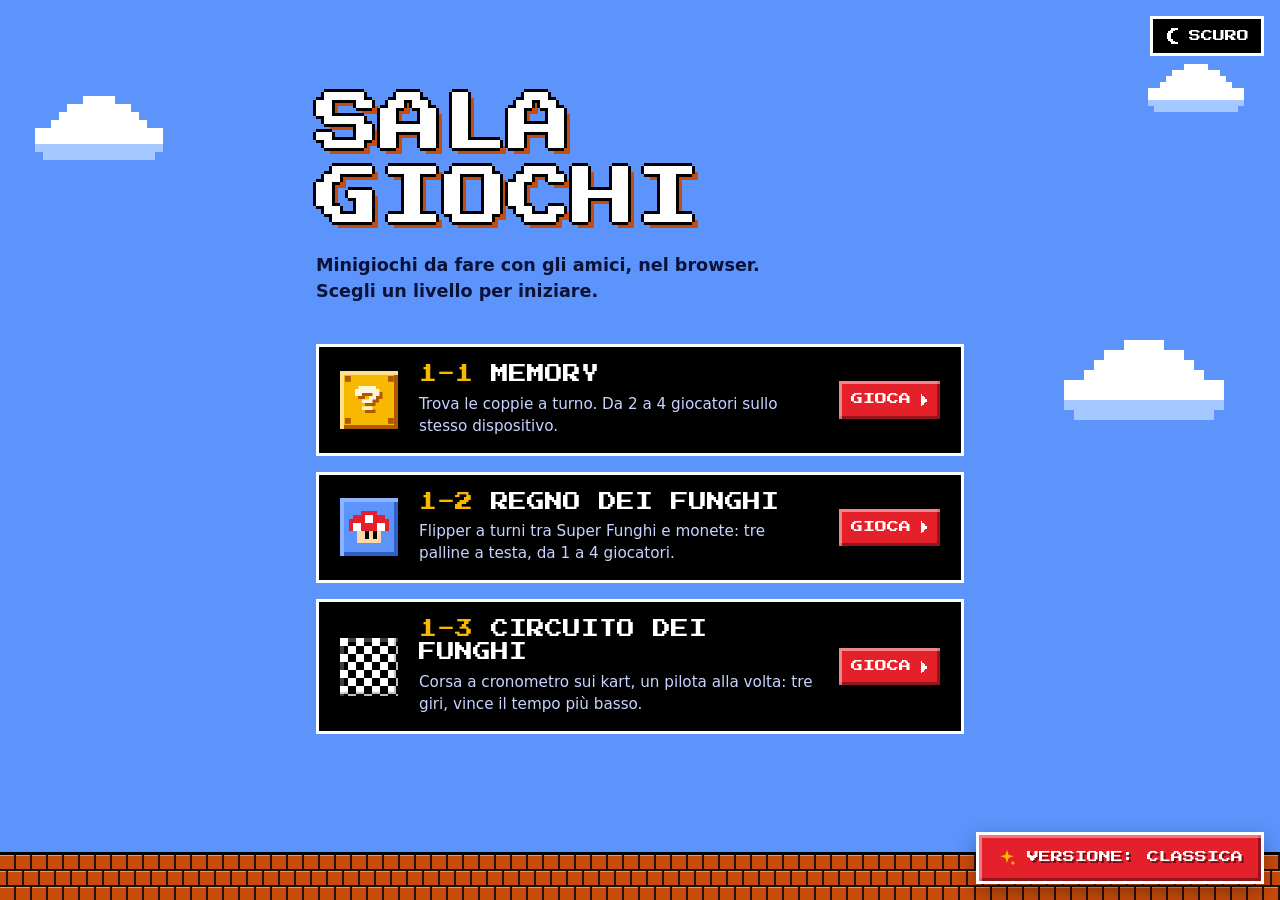
<file: index.html>
<!doctype html>
<html lang="it">
  <head>
    <meta charset="utf-8" />
    <meta name="viewport" content="width=device-width, initial-scale=1" />
    <meta name="description" content="Una raccolta di minigiochi fatti in HTML, CSS e JavaScript." />
    <meta name="theme-color" content="#5c94fc" />
    <title>Sala giochi</title>
    <link
      rel="icon"
      href="data:image/svg+xml,<svg xmlns='http://www.w3.org/2000/svg' viewBox='0 0 100 100'><text y='.9em' font-size='90'>🍄</text></svg>"
    />
    <!-- Il tema va applicato prima di tutto il resto, per non vedere il tema sbagliato per un attimo -->
    <script src="assets/tema.js"></script>
    <link rel="preload" href="assets/fonts/PressStart2P-Regular.ttf" as="font" type="font/ttf" crossorigin />
    <link rel="stylesheet" href="assets/sala-giochi.css" />
    <link rel="stylesheet" href="assets/temi.css" />
    <link rel="stylesheet" href="assets/simpson.css" />
    <link rel="stylesheet" href="style.css" />
    <!-- Versione anime: barra in alto, barra di navigazione e icone (come le schermate di Stitch) -->
    <script type="module" src="assets/barre-anime.js"></script>
    <!-- Aggiunge in fondo all'elenco i giochi importati dai compagni (giochi.json) -->
    <script type="module" src="assets/sala.js"></script>
  </head>
  <body data-pagina="hub" data-titolo-anime="Arcane Hub" data-radice="./">
    <div class="hub-actions">
      <!-- Modalità chiara / scura: l'icona mostra dove si va (luna = passa allo scuro) -->
      <button type="button" class="theme-toggle mode-toggle" data-mode-toggle>
        <svg class="mode-icon-moon" viewBox="0 0 10 10" width="16" height="16" aria-hidden="true" shape-rendering="crispEdges">
          <path fill="currentColor" d="M4 0h4v1H6v1H5v1H4v4h1v1h1v1h2v1H4V9H3V8H2V7H1V3h1V2h1V1h1z" />
        </svg>
        <svg class="mode-icon-sun" viewBox="0 0 10 10" width="16" height="16" aria-hidden="true" shape-rendering="crispEdges">
          <path fill="currentColor" d="M4 3h2v1h1v2H6v1H4V6H3V4h1zM4 0h2v2H4zM4 8h2v2H4zM0 4h2v2H0zM8 4h2v2H8zM1 1h1v1H1zM8 1h1v1H8zM1 8h1v1H1zM8 8h1v1H8z" />
        </svg>
        <span class="icona-anime icona-luna" data-icona="luna"></span>
          <span class="icona-anime icona-sole" data-icona="sole"></span>
          <span class="mode-word" data-mode-label>Scuro</span>
      </button>
    </div>

    <main class="page">
      <header class="intro">
        <h1 class="title pixel-text">Sala<br /><span class="title-accent">giochi</span></h1>
        <p class="lead only-classica">Minigiochi da fare con gli amici, nel browser. Scegli un livello per iniziare.</p>
        <p class="lead only-simpson">Benvenuti a Springfield! Minigiochi da fare con gli amici, nel browser. Scegli un gioco per iniziare.</p>

        <!-- Versione anime: scheda d'apertura come nella schermata "Arcane Hub" di Stitch -->
        <div class="anime-hero only-anime">
          <span class="anime-kicker"><span data-icona="libro" data-misura="14"></span> Biblioteca della sala</span>
          <p class="anime-hero-title" aria-hidden="true">Sala giochi <span>del regno</span></p>
          <p class="anime-hero-text">Scegli un grimorio e gioca con gli amici, passandovi lo stesso telefono o computer.</p>
          <span class="anime-hero-chips">
            <span class="anime-chip"><span data-icona="gruppo" data-misura="13"></span> 1–4 giocatori</span>
            <span class="anime-chip anime-chip--emerald"><span data-icona="spunta" data-misura="13"></span> 100% didattico</span>
          </span>
        </div>
      </header>

      <div class="anime-section-head only-anime">
        <span class="anime-section-bar" aria-hidden="true"></span>
        <h2 class="anime-section-title">Grimori attivi</h2>
        <span class="anime-section-count"><span data-conta-giochi>3</span> nel tomo</span>
      </div>

      <!-- Per aggiungere un gioco: copia un <li>, cambia link, numero del livello e testi -->
      <ul class="levels">
        <li>
          <a class="level level--memory" href="memory/">
            <!-- Copertina disegnata in CSS, visibile solo nella versione anime -->
            <span class="grimoire-cover grimoire-cover--crimson only-anime" aria-hidden="true">
              <span class="grimoire-book"><span class="g-clover"></span></span>
              <span class="cover-tag cover-tag--crimson">Tori Neri</span>
              <span class="cover-tag cover-tag--right"><span data-icona="fiamma" data-misura="14"></span> III foglie</span>
            </span>
            <span class="level-block level-block--gold only-classica" aria-hidden="true"></span>
            <!-- Versione Simpson: una ciambella rosa -->
            <span class="level-block level-block--donut only-simpson" aria-hidden="true"></span>
            <span class="level-text">
              <span class="level-meta only-anime">
                <span class="anime-kicker"><span data-icona="bersaglio" data-misura="14"></span> Tattica e memoria</span>
                <span class="level-players">2–4 giocatori</span>
              </span>
              <span class="level-title">
                <span class="only-classica"><span class="level-world">1-1</span> Memory</span>
                <span class="only-simpson">Memory di Springfield</span>
                <span class="only-anime">Memory Arcano</span>
              </span>
              <span class="level-desc">
                <span class="only-classica">Trova le coppie a turno. Da 2 a 4 giocatori sullo stesso dispositivo.</span>
                <span class="only-simpson">Trova le coppie di abitanti di Springfield, a turno. Da 2 a 4 giocatori sullo stesso dispositivo.</span>
                <span class="only-anime">Trova le coppie di personaggi a turno, passandovi lo stesso schermo.</span>
              </span>
              <!-- Record di questo dispositivo: lo scrive assets/sala.js, se c'è -->
              <span class="level-best" data-record="memory" hidden></span>
              <span class="level-stats only-anime">
                <span class="level-stat"><span class="level-stat-label">Livelli</span><span class="level-stat-value">3 tomi</span></span>
                <span class="level-stat"><span class="level-stat-label">Coppie</span><span class="level-stat-value">8–18</span></span>
                <span class="level-stat"><span class="level-stat-label">Modalità</span><span class="level-stat-value level-stat-value--emerald">A turni</span></span>
              </span>
            </span>
            <span class="level-cta" aria-hidden="true">
              <span class="not-anime">Gioca</span>
              <span class="only-anime">▷ Apri grimorio</span>
              <svg class="pixel-icon icona-classica" viewBox="0 0 6 8" width="9" height="12">
                <path fill="currentColor" d="M1 0h1v1h1v1h1v1h1v2h-1v1h-1v1h-1v1H1z" />
              </svg>
            </span>
          </a>
        </li>

        <li>
          <a class="level level--pinball" href="pinball/">
            <span class="grimoire-cover grimoire-cover--emerald only-anime" aria-hidden="true">
              <span class="grimoire-book"><span class="g-clover"></span><span class="grimoire-orb"></span></span>
              <span class="cover-tag cover-tag--emerald">Alba Dorata</span>
              <span class="cover-tag cover-tag--right"><span data-icona="scintilla" data-misura="14"></span> Runico</span>
            </span>
            <!-- Versione Simpson: il simbolo della centrale nucleare -->
            <span class="level-block level-block--nuclear only-simpson" aria-hidden="true"></span>
            <span class="level-block level-block--mushroom only-classica" aria-hidden="true">
              <!-- Super Fungo in pixel: cappello rosso a pois, gambo color crema -->
              <svg class="pixel-icon" viewBox="0 0 10 8" width="40" height="32">
                <path fill="#e4202a" d="M3 0h4v1h2v1h1v3H0V2h1V1h2z" />
                <path fill="#ffffff" d="M4 1h2v2H4zM1 3h2v2H1zM7 3h2v2H7z" />
                <path fill="#ffd8a8" d="M2 5h6v3H2z" />
                <path fill="#000000" d="M4 5h1v2H4zM6 5h1v2H6z" />
              </svg>
            </span>
            <span class="level-text">
              <span class="level-meta only-anime">
                <span class="anime-kicker anime-kicker--emerald"><span data-icona="gamepad" data-misura="14"></span> Flipper anti-magia</span>
                <span class="level-players">1–4 giocatori</span>
              </span>
              <span class="level-title">
                <span class="only-classica"><span class="level-world">1-2</span> Regno dei Funghi</span>
                <span class="only-simpson">Centrale Nucleare</span>
                <span class="only-anime">Sfera Anti-Magia</span>
              </span>
              <span class="level-desc">
                <span class="only-classica">Flipper a turni tra Super Funghi e monete: tre palline a testa, da 1 a 4 giocatori.</span>
                <span class="only-simpson">Flipper a turni nella centrale di Springfield, tra ciambelle e barre di uranio: tre palline a testa.</span>
                <span class="only-anime">Flipper arcano: fai rimbalzare la sfera sui sigilli magici e accendi le tre rune.</span>
              </span>
              <span class="level-best" data-record="flipper" hidden></span>
              <span class="level-record only-anime">
                <span data-icona="trofeo" data-misura="20"></span>
                <span class="level-record-text"><span class="level-stat-label">Regola della sala</span>3 sfere a testa · sfera salvata 10 s</span>
              </span>
            </span>
            <span class="level-cta" aria-hidden="true">
              <span class="not-anime">Gioca</span>
              <span class="only-anime">▷ Lancia sfera</span>
              <svg class="pixel-icon icona-classica" viewBox="0 0 6 8" width="9" height="12">
                <path fill="currentColor" d="M1 0h1v1h1v1h1v1h1v2h-1v1h-1v1h-1v1H1z" />
              </svg>
            </span>
          </a>
        </li>
        <li>
          <a class="level level--corsa" href="corsa/">
            <span class="grimoire-cover grimoire-cover--gold only-anime" aria-hidden="true">
              <span class="grimoire-book"><span class="g-clover"></span></span>
              <span class="cover-tag cover-tag--gold">Cavalieri</span>
              <span class="cover-tag cover-tag--right"><span data-icona="fulmine" data-misura="14"></span> Veloce</span>
            </span>
            <!-- Versione classica: bandiera a scacchi in pixel -->
            <span class="level-block level-block--flag only-classica" aria-hidden="true"></span>
            <!-- Versione Simpson: l'auto di famiglia -->
            <span class="level-block level-block--car only-simpson" aria-hidden="true">🚗</span>
            <span class="level-text">
              <span class="level-meta only-anime">
                <span class="anime-kicker"><span data-icona="fulmine" data-misura="14"></span> Prova di velocità</span>
                <span class="level-players">1–4 giocatori</span>
              </span>
              <span class="level-title">
                <span class="only-classica"><span class="level-world">1-3</span> Circuito dei Funghi</span>
                <span class="only-anime">Corsa dei Cavalieri Magici</span>
                <span class="only-simpson">Gran Premio di Springfield</span>
              </span>
              <span class="level-desc">
                <span class="only-classica">Corsa a cronometro sui kart, un pilota alla volta: tre giri, vince il tempo più basso.</span>
                <span class="only-anime">Volate sulle scope lungo il sentiero di rune, uno alla volta: vince il tempo più basso.</span>
                <span class="only-simpson">Sfreccia per Springfield con l'auto di famiglia, a turno: tre giri, vince il più veloce.</span>
              </span>
              <span class="level-stats only-anime">
                <span class="level-stat"><span class="level-stat-label">Giri</span><span class="level-stat-value">3</span></span>
                <span class="level-stat"><span class="level-stat-label">Giocatori</span><span class="level-stat-value">1–4</span></span>
                <span class="level-stat"><span class="level-stat-label">Modalità</span><span class="level-stat-value level-stat-value--emerald">Cronometro</span></span>
              </span>
              <span class="level-best" data-record="corsa" hidden></span>
            </span>
            <span class="level-cta" aria-hidden="true">
              <span class="not-anime">Gioca</span>
              <span class="only-anime">▷ Sali sulla scopa</span>
              <svg class="pixel-icon icona-classica" viewBox="0 0 6 8" width="9" height="12">
                <path fill="currentColor" d="M1 0h1v1h1v1h1v1h1v2h-1v1h-1v1h-1v1H1z" />
              </svg>
            </span>
          </a>
        </li>
      </ul>

      <!-- Versione anime: scheda finale (al posto del "torneo" della schermata Stitch, un'informazione vera) -->
      <aside class="anime-note only-anime">
        <span class="anime-note-icon" data-icona="scudo" data-misura="22"></span>
        <span class="anime-note-text">
          <span class="anime-note-title">Progetto didattico</span>
          Esercizio del corso, senza scopo di lucro. Personaggi © Nintendo, © Yuki Tabata / Shueisha e © Matt Groening / 20th Television.
        </span>
      </aside>
    </main>

    <!-- Pulsante fisso per passare dalla versione classica a quella anime (e ritorno) -->
    <button type="button" class="version-fab" data-theme-toggle>
      <svg class="version-fab-icon" viewBox="0 0 24 24" width="20" height="20" aria-hidden="true">
        <path fill="currentColor" d="M12 2l1.9 6.1L20 10l-6.1 1.9L12 18l-1.9-6.1L4 10l6.1-1.9zM19 15l.9 2.1L22 18l-2.1.9L19 21l-.9-2.1L16 18l2.1-.9z" />
      </svg>
      <span data-theme-label>Prova la versione anime</span>
    </button>

    <div class="ground" aria-hidden="true"></div>
  </body>
</html>
</file>
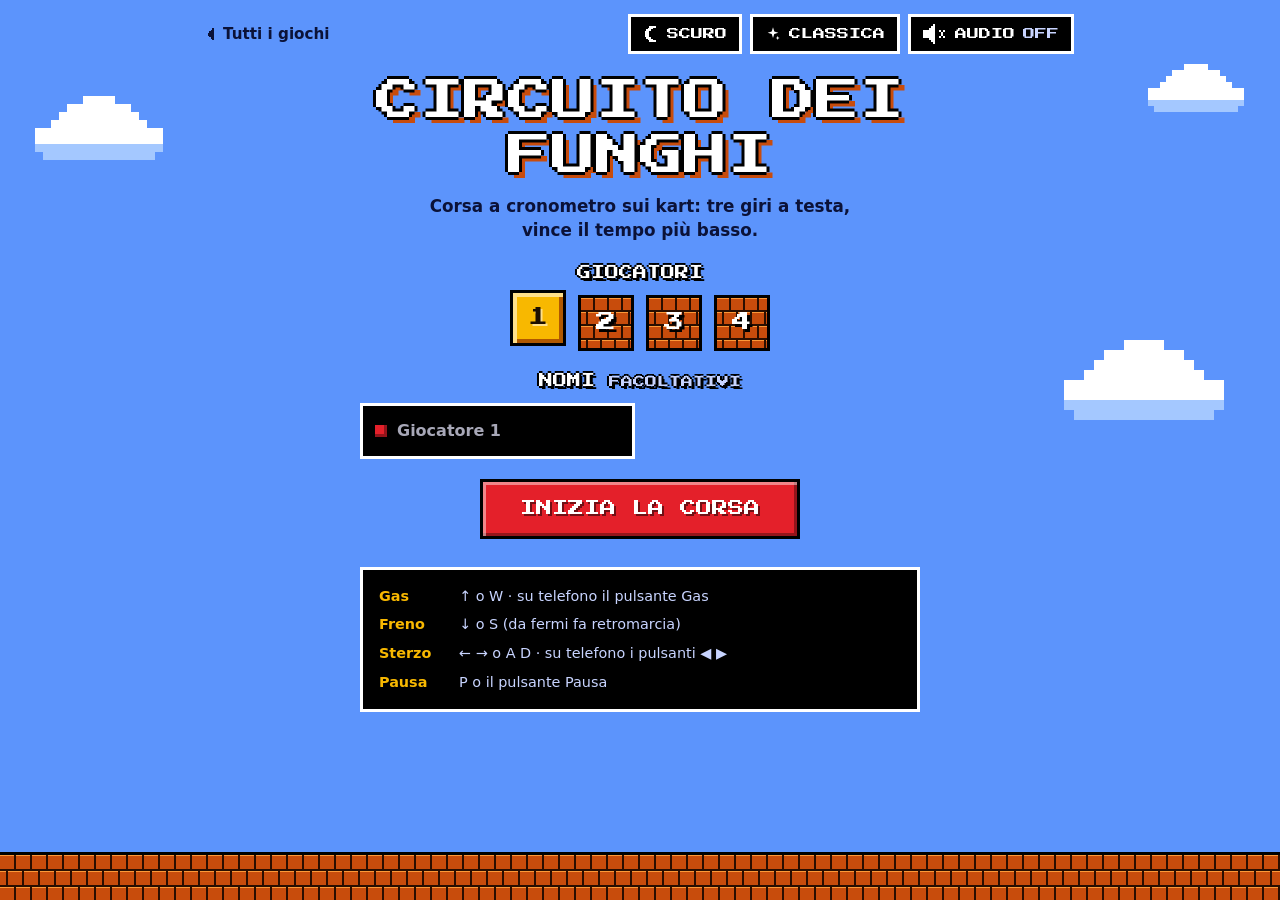
<file: corsa/index.html>
<!doctype html>
<html lang="it">
  <head>
    <meta charset="utf-8" />
    <meta name="viewport" content="width=device-width, initial-scale=1, viewport-fit=cover" />
    <meta name="description" content="Corsa a cronometro a turni, da 1 a 4 giocatori sullo stesso dispositivo." />
    <meta name="theme-color" content="#5c94fc" />
    <title>Corsa · Sala giochi</title>
    <link
      rel="icon"
      href="data:image/svg+xml,<svg xmlns='http://www.w3.org/2000/svg' viewBox='0 0 100 100'><text y='.9em' font-size='90'>🏁</text></svg>"
    />
    <link rel="preload" href="../assets/fonts/PressStart2P-Regular.ttf" as="font" type="font/ttf" crossorigin />
    <!-- La versione (classica, anime o Simpson) va applicata prima di tutto il resto -->
    <script src="../assets/tema.js"></script>
    <link rel="stylesheet" href="../assets/sala-giochi.css" />
    <link rel="stylesheet" href="../assets/temi.css" />
    <link rel="stylesheet" href="../assets/simpson.css" />
    <link rel="stylesheet" href="style.css" />
    <!-- Versione anime: barra in alto, barra di navigazione e icone (come le schermate di Stitch) -->
    <script type="module" src="../assets/barre-anime.js"></script>
    <script type="module" src="js/main.js"></script>
  </head>
  <body data-pagina="corsa" data-titolo-anime="Corsa dei Cavalieri" data-radice="../">
    <header class="topbar">
      <a class="back-link" href="../">
        <svg class="pixel-icon" viewBox="0 0 6 8" width="9" height="12" aria-hidden="true">
          <path fill="currentColor" d="M4 0h1v8h-1v-1h-1v-1h-1v-1h-1v-2h1v-1h1v-1h1z" />
        </svg>
        Tutti i giochi
      </a>

      <!-- Audio: apre il pannello con l'interruttore e il volume (assets/pannello-audio.js) -->
      <div class="topbar-actions">
      <!-- Modalità chiara / scura: l'icona mostra dove si va (luna = passa allo scuro) -->
      <button type="button" class="theme-toggle mode-toggle" data-mode-toggle>
        <svg class="mode-icon-moon" viewBox="0 0 10 10" width="16" height="16" aria-hidden="true" shape-rendering="crispEdges">
          <path fill="currentColor" d="M4 0h4v1H6v1H5v1H4v4h1v1h1v1h2v1H4V9H3V8H2V7H1V3h1V2h1V1h1z" />
        </svg>
        <svg class="mode-icon-sun" viewBox="0 0 10 10" width="16" height="16" aria-hidden="true" shape-rendering="crispEdges">
          <path fill="currentColor" d="M4 3h2v1h1v2H6v1H4V6H3V4h1zM4 0h2v2H4zM4 8h2v2H4zM0 4h2v2H0zM8 4h2v2H8zM1 1h1v1H1zM8 1h1v1H8zM1 8h1v1H1zM8 8h1v1H8z" />
        </svg>
        <span class="icona-anime icona-luna" data-icona="luna"></span>
          <span class="icona-anime icona-sole" data-icona="sole"></span>
          <span class="mode-word" data-mode-label>Scuro</span>
      </button>
      <!-- Cambia versione della sala: classica (platform 8-bit) o anime -->
      <button type="button" class="theme-toggle" data-theme-toggle="short">
        <svg viewBox="0 0 24 24" width="16" height="16" aria-hidden="true">
          <path fill="currentColor" d="M12 2l1.9 6.1L20 10l-6.1 1.9L12 18l-1.9-6.1L4 10l6.1-1.9zM19 15l.9 2.1L22 18l-2.1.9L19 21l-.9-2.1L16 18l2.1-.9z" />
        </svg>
        <span class="icona-anime" data-icona="scintilla" data-misura="18"></span>
          <span data-theme-label>Anime</span>
      </button>
      <button type="button" id="sound-toggle" class="sound-toggle" data-on="false">
        <svg class="pixel-icon" viewBox="0 0 12 10" width="24" height="20" aria-hidden="true">
          <path fill="currentColor" d="M0 3h2V3h1V2h1V1h1V0h1v10H5V9H4V8H3V7H0z" />
          <path class="sound-waves" fill="currentColor" d="M8 3h1v4H8zM10 1h1v8h-1z" />
          <path class="sound-mute" fill="currentColor" d="M8 3h1v1H8zM10 3h1v1h-1zM9 4h1v2H9zM8 6h1v1H8zM10 6h1v1h-1z" />
        </svg>
        <span class="icona-anime icona-audio" data-icona="audio"></span>
          <span class="icona-anime icona-muto" data-icona="muto"></span>
          <span class="sound-word">Audio</span>
        <span class="sound-state" aria-hidden="true"></span>
      </button>
      </div>
    </header>

    <main class="page">
      <!-- SCHERMATA 1: impostazioni -->
      <section id="setup-screen" class="screen screen--setup" aria-labelledby="setup-title">
        <h1 id="setup-title" class="game-title pixel-text">
          <span class="only-classica">Circuito dei<br />Funghi</span>
          <span class="only-anime">Corsa dei<br />Cavalieri Magici</span>
          <span class="only-simpson">Gran Premio di<br />Springfield</span>
        </h1>
        <p class="game-tagline">
          <span class="only-classica">Corsa a cronometro sui kart: tre giri a testa, vince il tempo più basso.</span>
          <span class="only-anime">I maghi volano sulle scope lungo il sentiero di rune: tre giri a testa, vince il più veloce.</span>
          <span class="only-simpson">Sfreccia per le strade di Springfield con l'auto di famiglia: tre giri a testa, vince il tempo più basso.</span>
        </p>

        <!-- Versione anime: scheda d'apertura nello stile delle schermate di Stitch -->
        <div class="setup-hero only-anime">
          <span class="anime-chip"><span data-icona="fulmine" data-misura="14"></span> Prova di velocità</span>
          <p class="setup-hero-title" aria-hidden="true">Corsa dei Cavalieri Magici</p>
          <p class="setup-hero-text">Volate sulle scope lungo il sentiero di rune, uno alla volta: tre giri, vince il tempo più basso.</p>
        </div>

        <form id="setup-form" class="setup-form">
          <fieldset class="field">
            <legend class="field-label pixel-text">
              <span class="not-anime">Giocatori</span>
              <span class="field-head only-anime"><span data-icona="gruppo"></span> Numero di maghi</span>
            </legend>
            <div class="count-choices">
              <label class="choice"><input type="radio" name="player-count" value="1" checked /><span class="choice-body">1</span></label>
              <label class="choice"><input type="radio" name="player-count" value="2" /><span class="choice-body">2</span></label>
              <label class="choice"><input type="radio" name="player-count" value="3" /><span class="choice-body">3</span></label>
              <label class="choice"><input type="radio" name="player-count" value="4" /><span class="choice-body">4</span></label>
            </div>
          </fieldset>

          <fieldset class="field">
            <legend class="field-label pixel-text">
              <span class="not-anime">Nomi <span class="field-hint">facoltativi</span></span>
              <span class="field-head only-anime"><span data-icona="scudo"></span> Nomi dei maghi</span>
            </legend>
            <div class="names">
              <label class="name-field" data-player="0">
                <span class="player-dot" aria-hidden="true"></span>
                <span class="visually-hidden">Nome del giocatore 1</span>
                <input type="text" name="player-name" maxlength="16" placeholder="Giocatore 1" autocomplete="off" />
              </label>
              <label class="name-field" data-player="1" hidden>
                <span class="player-dot" aria-hidden="true"></span>
                <span class="visually-hidden">Nome del giocatore 2</span>
                <input type="text" name="player-name" maxlength="16" placeholder="Giocatore 2" autocomplete="off" />
              </label>
              <label class="name-field" data-player="2" hidden>
                <span class="player-dot" aria-hidden="true"></span>
                <span class="visually-hidden">Nome del giocatore 3</span>
                <input type="text" name="player-name" maxlength="16" placeholder="Giocatore 3" autocomplete="off" />
              </label>
              <label class="name-field" data-player="3" hidden>
                <span class="player-dot" aria-hidden="true"></span>
                <span class="visually-hidden">Nome del giocatore 4</span>
                <input type="text" name="player-name" maxlength="16" placeholder="Giocatore 4" autocomplete="off" />
              </label>
            </div>
          </fieldset>

          <button type="submit" class="button button--primary button--large start-button">Inizia la corsa</button>
        </form>

        <dl class="controls-help">
          <div><dt>Gas</dt><dd>↑ o W · su telefono il pulsante Gas</dd></div>
          <div><dt>Freno</dt><dd>↓ o S (da fermi fa retromarcia)</dd></div>
          <div><dt>Sterzo</dt><dd>← → o A D · su telefono i pulsanti ◀ ▶</dd></div>
          <div><dt>Pausa</dt><dd>P o il pulsante Pausa</dd></div>
        </dl>
      </section>

      <!-- SCHERMATA 2: la corsa -->
      <section id="game-screen" class="screen screen--game" aria-label="Corsa in corso" hidden>
        <div id="hud" class="hud" aria-label="Pannello della corsa">
          <span class="hud-player-block">
            <span class="hud-label">Pilota</span>
            <strong id="hud-player" class="hud-player"></strong>
          </span>
          <span class="hud-stat">
            <span class="hud-label">Giro</span>
            <strong id="hud-lap" class="hud-value">1/3</strong>
          </span>
          <span class="hud-stat">
            <span class="hud-label">Tempo</span>
            <strong id="hud-time" class="hud-value hud-value--time">0:00.0</strong>
          </span>
          <span class="hud-stat">
            <span class="hud-label">Migliore</span>
            <strong id="hud-best" class="hud-value">–</strong>
          </span>
          <button type="button" id="pause-button" class="button button--secondary button--small pause-button">Pausa</button>
          <p id="message" class="message" role="status" aria-live="polite"></p>
        </div>

        <div class="track-area">
          <div id="track-wrap" class="track-wrap">
            <canvas id="track" role="img" aria-label="Pista vista dall'alto"></canvas>
          </div>

          <!-- Il numero grande del conto alla rovescia: solo visivo, il messaggio arriva anche da #message -->
          <p id="countdown" class="countdown" aria-hidden="true" hidden></p>

          <!-- Tra un turno e l'altro: si passa il dispositivo -->
          <div id="turn-overlay" class="overlay" hidden>
            <div class="overlay-card" role="dialog" aria-modal="true" aria-labelledby="turn-title">
              <h2 id="turn-title" class="overlay-title"></h2>
              <p id="turn-note" class="overlay-note"></p>
              <button type="button" id="turn-start" class="button button--primary button--large">Pronti? Parti!</button>
            </div>
          </div>

          <div id="pause-overlay" class="overlay" hidden>
            <div class="overlay-card" role="dialog" aria-modal="true" aria-labelledby="pause-title">
              <h2 id="pause-title" class="overlay-title">Pausa</h2>
              <button type="button" id="resume-button" class="button button--primary button--large">Riprendi</button>
              <button type="button" id="exit-button" class="button button--secondary">Esci dalla corsa</button>
            </div>
          </div>
        </div>

        <!-- Comandi touch: da tenere premuti (con la tastiera si usano le frecce) -->
        <div class="drive-controls">
          <div class="drive-group">
            <button type="button" class="drive-button drive-button--steer" data-control="left" aria-label="Sterza a sinistra">◀</button>
            <button type="button" class="drive-button drive-button--steer" data-control="right" aria-label="Sterza a destra">▶</button>
          </div>
          <div class="drive-group">
            <button type="button" class="drive-button drive-button--brake" data-control="brake">Freno</button>
            <button type="button" class="drive-button drive-button--gas" data-control="gas">Gas</button>
          </div>
        </div>
      </section>

      <!-- SCHERMATA 3: classifica -->
      <section id="results-screen" class="screen screen--results" aria-labelledby="results-title" hidden>
        <span class="anime-chip results-pill only-anime"><span data-icona="trofeo" data-misura="14"></span> Fine della corsa • Cavalieri Magici</span>
        <h2 id="results-title" class="results-title pixel-text" tabindex="-1"></h2>
        <p id="results-summary" class="results-summary"></p>
        <p id="results-record" class="results-record" hidden></p>
        <ol id="ranking" class="ranking"></ol>
        <div class="results-actions">
          <button type="button" id="replay-button" class="button button--primary button--large">Rigioca</button>
          <button type="button" id="settings-button" class="button button--secondary">Cambia impostazioni</button>
        </div>
        <a class="results-home only-anime" href="../"><span data-icona="gamepad" data-misura="18"></span> Torna alla sala giochi</a>
      </section>
    </main>

    <div class="ground" aria-hidden="true"></div>
  </body>
</html>
</file>
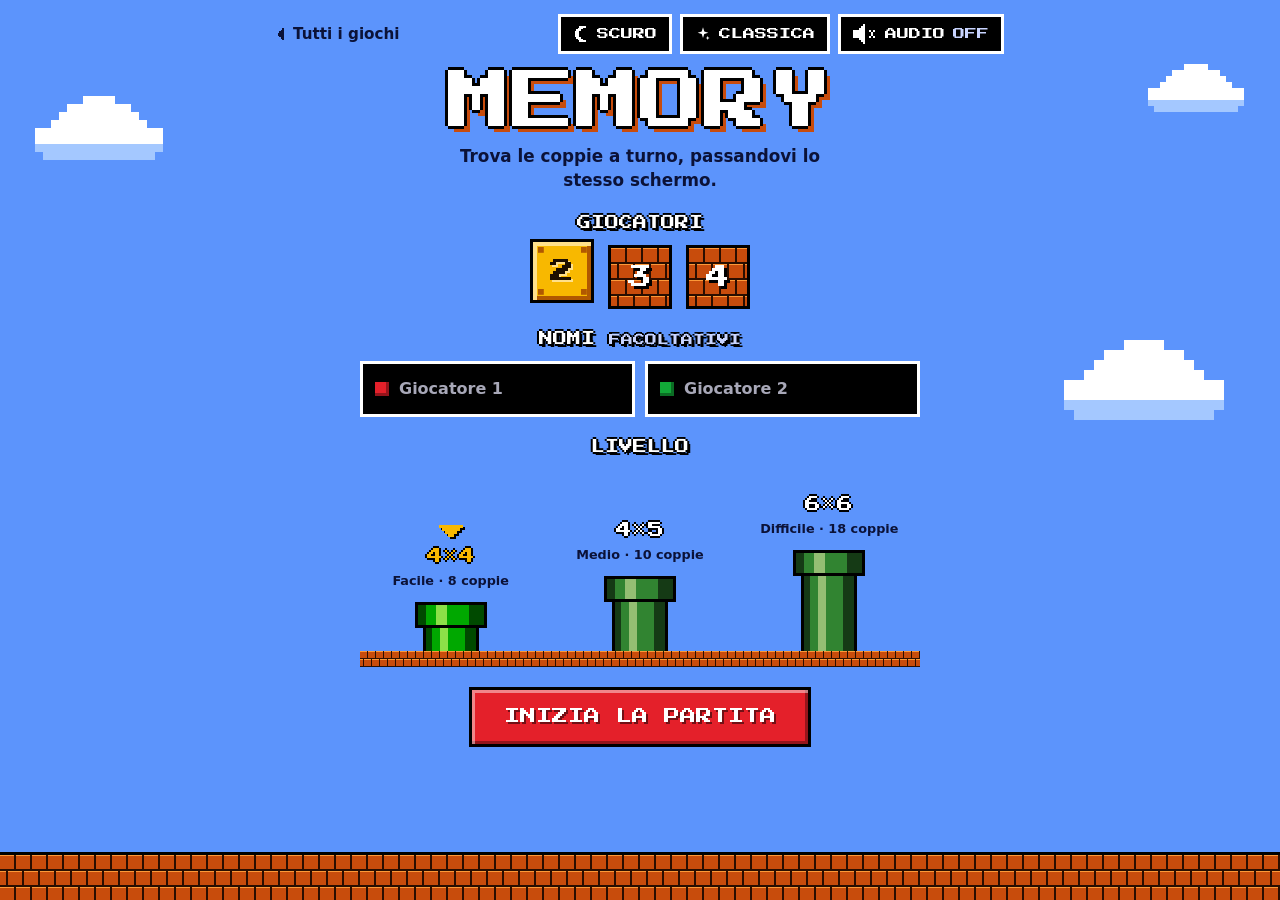
<file: memory/index.html>
<!doctype html>
<html lang="it">
  <head>
    <meta charset="utf-8" />
    <meta name="viewport" content="width=device-width, initial-scale=1" />
    <meta name="description" content="Memory a turni da 2 a 4 giocatori sullo stesso dispositivo." />
    <meta name="theme-color" content="#5c94fc" />
    <title>Memory · Sala giochi</title>
    <link
      rel="icon"
      href="data:image/svg+xml,<svg xmlns='http://www.w3.org/2000/svg' viewBox='0 0 100 100'><text y='.9em' font-size='90'>🍄</text></svg>"
    />
    <link rel="preload" href="../assets/fonts/PressStart2P-Regular.ttf" as="font" type="font/ttf" crossorigin />
    <!-- La versione (classica o anime) va applicata prima di tutto il resto -->
    <script src="../assets/tema.js"></script>
    <link rel="stylesheet" href="../assets/sala-giochi.css" />
    <link rel="stylesheet" href="../assets/temi.css" />
    <link rel="stylesheet" href="../assets/simpson.css" />
    <link rel="stylesheet" href="style.css" />
    <!-- Versione anime: barra in alto, barra di navigazione e icone (come le schermate di Stitch) -->
    <script type="module" src="../assets/barre-anime.js"></script>
    <script type="module" src="js/main.js"></script>
  </head>
  <body data-pagina="memory" data-titolo-anime="Grimoire Memory" data-radice="../">
    <header class="topbar">
      <a class="back-link" href="../">
        <svg class="pixel-icon" viewBox="0 0 6 8" width="9" height="12" aria-hidden="true">
          <path fill="currentColor" d="M4 0h1v8h-1v-1h-1v-1h-1v-1h-1v-2h1v-1h1v-1h1z" />
        </svg>
        Tutti i giochi
      </a>

      <!-- Audio: apre il pannello con l'interruttore e il volume (assets/pannello-audio.js) -->
      <div class="topbar-actions">
      <!-- Modalità chiara / scura: l'icona mostra dove si va (luna = passa allo scuro) -->
      <button type="button" class="theme-toggle mode-toggle" data-mode-toggle>
        <svg class="mode-icon-moon" viewBox="0 0 10 10" width="16" height="16" aria-hidden="true" shape-rendering="crispEdges">
          <path fill="currentColor" d="M4 0h4v1H6v1H5v1H4v4h1v1h1v1h2v1H4V9H3V8H2V7H1V3h1V2h1V1h1z" />
        </svg>
        <svg class="mode-icon-sun" viewBox="0 0 10 10" width="16" height="16" aria-hidden="true" shape-rendering="crispEdges">
          <path fill="currentColor" d="M4 3h2v1h1v2H6v1H4V6H3V4h1zM4 0h2v2H4zM4 8h2v2H4zM0 4h2v2H0zM8 4h2v2H8zM1 1h1v1H1zM8 1h1v1H8zM1 8h1v1H1zM8 8h1v1H8z" />
        </svg>
        <span class="icona-anime icona-luna" data-icona="luna"></span>
          <span class="icona-anime icona-sole" data-icona="sole"></span>
          <span class="mode-word" data-mode-label>Scuro</span>
      </button>
      <!-- Cambia versione della sala: classica (platform 8-bit) o anime -->
      <button type="button" class="theme-toggle" data-theme-toggle="short">
        <svg viewBox="0 0 24 24" width="16" height="16" aria-hidden="true">
          <path fill="currentColor" d="M12 2l1.9 6.1L20 10l-6.1 1.9L12 18l-1.9-6.1L4 10l6.1-1.9zM19 15l.9 2.1L22 18l-2.1.9L19 21l-.9-2.1L16 18l2.1-.9z" />
        </svg>
        <span class="icona-anime" data-icona="scintilla" data-misura="18"></span>
          <span data-theme-label>Anime</span>
      </button>
      <button type="button" id="sound-toggle" class="sound-toggle" data-on="false">
        <svg class="pixel-icon" viewBox="0 0 12 10" width="24" height="20" aria-hidden="true">
          <path fill="currentColor" d="M0 3h2V3h1V2h1V1h1V0h1v10H5V9H4V8H3V7H0z" />
          <path class="sound-waves" fill="currentColor" d="M8 3h1v4H8zM10 1h1v8h-1z" />
          <path class="sound-mute" fill="currentColor" d="M8 3h1v1H8zM10 3h1v1h-1zM9 4h1v2H9zM8 6h1v1H8zM10 6h1v1h-1z" />
        </svg>
        <span class="icona-anime icona-audio" data-icona="audio"></span>
          <span class="icona-anime icona-muto" data-icona="muto"></span>
          <span class="sound-word">Audio</span>
        <span class="sound-state" aria-hidden="true"></span>
      </button>
      </div>
    </header>

    <main class="page">
      <!-- SCHERMATA 1: impostazioni della partita (la "schermata del titolo") -->
      <section id="setup-screen" class="screen screen--setup" aria-labelledby="setup-title">
        <h1 id="setup-title" class="game-title pixel-text">Memory</h1>
        <p class="game-tagline">Trova le coppie a turno, passandovi lo stesso schermo.</p>

        <!-- Versione anime: scheda d'apertura come nella schermata "Grimoire Memory" di Stitch -->
        <div class="setup-hero only-anime">
          <span class="anime-chip"><span data-icona="bacchetta" data-misura="14"></span> Antico rito di sfida</span>
          <p class="setup-hero-title" aria-hidden="true">Preparazione del duello magico</p>
          <p class="setup-hero-text">Scegli quanti maghi giocano e scrivi i vostri nomi: poi trovate le coppie a turno, passandovi lo stesso schermo.</p>
        </div>

        <form id="setup-form" class="setup-form">
          <fieldset class="field">
            <legend class="field-label pixel-text">
              <span class="not-anime">Giocatori</span>
              <span class="field-head only-anime"><span data-icona="gruppo"></span> Numero di maghi</span>
              <span class="field-extra only-anime" data-partecipanti>2 partecipanti</span>
            </legend>
            <div class="count-choices">
              <label class="choice choice--count">
                <input type="radio" name="player-count" value="2" checked />
                <span class="choice-body">2<span class="choice-sub only-anime"><span data-icona="fiamma" data-misura="12"></span> Duello</span></span>
              </label>
              <label class="choice choice--count">
                <input type="radio" name="player-count" value="3" />
                <span class="choice-body">3<span class="choice-sub only-anime"><span data-icona="fiamma" data-misura="12"></span> Triade</span></span>
              </label>
              <label class="choice choice--count">
                <input type="radio" name="player-count" value="4" />
                <span class="choice-body">4<span class="choice-sub only-anime"><span data-icona="fiamma" data-misura="12"></span> Fazione</span></span>
              </label>
            </div>
          </fieldset>

          <fieldset class="field">
            <legend class="field-label pixel-text">
              <span class="not-anime">Nomi <span class="field-hint">facoltativi</span></span>
              <span class="field-head only-anime"><span data-icona="scudo"></span> Profili dei maghi</span>
              <span class="field-extra only-anime">Nomi facoltativi</span>
            </legend>
            <div class="names">
              <label class="name-field" data-player="0">
                <span class="player-cap" aria-hidden="true"></span>
                <span class="name-head only-anime" aria-hidden="true"><span class="name-num">1</span> Primo mago <span class="name-ready">Pronto</span></span>
                <span class="name-label only-anime" aria-hidden="true">Nome guerriero</span>
                <span class="visually-hidden">Nome del giocatore 1</span>
                <span class="name-pencil only-anime" data-icona="matita" data-misura="18"></span>
                <input type="text" name="player-name" maxlength="16" placeholder="Giocatore 1" autocomplete="off" />
              </label>
              <label class="name-field" data-player="1">
                <span class="player-cap" aria-hidden="true"></span>
                <span class="name-head only-anime" aria-hidden="true"><span class="name-num">2</span> Secondo mago <span class="name-ready">Pronto</span></span>
                <span class="name-label only-anime" aria-hidden="true">Nome guerriero</span>
                <span class="visually-hidden">Nome del giocatore 2</span>
                <span class="name-pencil only-anime" data-icona="matita" data-misura="18"></span>
                <input type="text" name="player-name" maxlength="16" placeholder="Giocatore 2" autocomplete="off" />
              </label>
              <label class="name-field" data-player="2" hidden>
                <span class="player-cap" aria-hidden="true"></span>
                <span class="name-head only-anime" aria-hidden="true"><span class="name-num">3</span> Terzo mago <span class="name-ready">Pronto</span></span>
                <span class="name-label only-anime" aria-hidden="true">Nome guerriero</span>
                <span class="visually-hidden">Nome del giocatore 3</span>
                <span class="name-pencil only-anime" data-icona="matita" data-misura="18"></span>
                <input type="text" name="player-name" maxlength="16" placeholder="Giocatore 3" autocomplete="off" />
              </label>
              <label class="name-field" data-player="3" hidden>
                <span class="player-cap" aria-hidden="true"></span>
                <span class="name-head only-anime" aria-hidden="true"><span class="name-num">4</span> Quarto mago <span class="name-ready">Pronto</span></span>
                <span class="name-label only-anime" aria-hidden="true">Nome guerriero</span>
                <span class="visually-hidden">Nome del giocatore 4</span>
                <span class="name-pencil only-anime" data-icona="matita" data-misura="18"></span>
                <input type="text" name="player-name" maxlength="16" placeholder="Giocatore 4" autocomplete="off" />
              </label>
            </div>
          </fieldset>

          <fieldset class="field">
            <legend class="field-label pixel-text">
              <span class="not-anime">Livello</span>
              <span class="field-head only-anime"><span data-icona="libro"></span> Spessore del grimorio</span>
              <span class="field-extra field-extra--gold only-anime">Difficoltà</span>
            </legend>
            <!-- Ogni livello è un tubo: più è alto, più è difficile -->
            <div class="pipe-choices">
              <label class="choice choice--pipe">
                <input type="radio" name="difficulty" value="4x4" checked />
                <span class="choice-body">
                  <svg class="pipe-marker pixel-icon" viewBox="0 0 8 4" width="24" height="12" aria-hidden="true">
                    <path fill="currentColor" d="M0 0h8v1h-1v1h-1v1h-1v1H3V3H2V2H1V1H0z" />
                  </svg>
                  <span class="tome-icon tome-icon--facile only-anime" aria-hidden="true"><span class="tome-leaves">3☘</span><span data-icona="libro" data-misura="22"></span></span>
                  <span class="pipe-label">
                    <span class="pipe-size">4×4</span>
                    <span class="pipe-sub">Facile · 8 coppie</span>
                    <span class="tome-title only-anime">Tomo a 3 foglie (4×4) <span class="tome-badge tome-badge--facile">Facile</span></span>
                    <span class="tome-sub only-anime">16 carte arcane • 8 coppie gemelle</span>
                  </span>
                  <span class="tome-radio only-anime" aria-hidden="true"></span>
                  <span class="pipe pipe--short" aria-hidden="true"></span>
                </span>
              </label>
              <label class="choice choice--pipe">
                <input type="radio" name="difficulty" value="4x5" />
                <span class="choice-body">
                  <svg class="pipe-marker pixel-icon" viewBox="0 0 8 4" width="24" height="12" aria-hidden="true">
                    <path fill="currentColor" d="M0 0h8v1h-1v1h-1v1h-1v1H3V3H2V2H1V1H0z" />
                  </svg>
                  <span class="tome-icon tome-icon--medio only-anime" aria-hidden="true"><span class="tome-leaves">4☘</span><span data-icona="libro" data-misura="22"></span></span>
                  <span class="pipe-label">
                    <span class="pipe-size">4×5</span>
                    <span class="pipe-sub">Medio · 10 coppie</span>
                    <span class="tome-title only-anime">Tomo rilegato (4×5) <span class="tome-badge tome-badge--medio">Medio</span></span>
                    <span class="tome-sub only-anime">20 carte arcane • 10 coppie gemelle</span>
                  </span>
                  <span class="tome-radio only-anime" aria-hidden="true"></span>
                  <span class="pipe pipe--medium" aria-hidden="true"></span>
                </span>
              </label>
              <label class="choice choice--pipe">
                <input type="radio" name="difficulty" value="6x6" />
                <span class="choice-body">
                  <svg class="pipe-marker pixel-icon" viewBox="0 0 8 4" width="24" height="12" aria-hidden="true">
                    <path fill="currentColor" d="M0 0h8v1h-1v1h-1v1h-1v1H3V3H2V2H1V1H0z" />
                  </svg>
                  <span class="tome-icon tome-icon--esperto only-anime" aria-hidden="true"><span class="tome-leaves">5☘</span><span data-icona="libro" data-misura="22"></span></span>
                  <span class="pipe-label">
                    <span class="pipe-size">6×6</span>
                    <span class="pipe-sub">Difficile · 18 coppie</span>
                    <span class="tome-title only-anime">Grimorio nero (6×6) <span class="tome-badge tome-badge--esperto">Esperto</span></span>
                    <span class="tome-sub only-anime">36 carte proibite • 18 coppie sigillate</span>
                  </span>
                  <span class="tome-radio only-anime" aria-hidden="true"></span>
                  <span class="pipe pipe--tall" aria-hidden="true"></span>
                </span>
              </label>
            </div>
          </fieldset>

          <!-- Versione anime: la regola del gioco in breve -->
          <p class="setup-info only-anime">
            <span data-icona="info"></span>
            A ogni turno il mago gira due carte: se i personaggi sono uguali la coppia è sua e gioca ancora, altrimenti tocca al mago successivo.
          </p>

          <button type="submit" class="button button--primary button--large start-button">
            <span class="only-anime" data-icona="bacchetta" data-misura="22"></span>
            <span>Inizia la partita</span>
            <span class="only-anime" data-icona="freccia" data-misura="22"></span>
          </button>
        </form>
      </section>

      <!-- SCHERMATA 2: la partita -->
      <section id="game-screen" class="screen screen--game" aria-label="Partita in corso" hidden>
        <div class="hud">
          <!-- Versione anime: intestazione "Tavolo degli incanti" con le mosse -->
          <div class="board-head only-anime" aria-hidden="true">
            <span class="board-head-icon" data-icona="bacchetta" data-misura="26"></span>
            <span class="board-head-title">Tavolo degli incanti</span>
            <span class="board-head-moves">Mosse <span data-mosse>0</span></span>
          </div>
          <ul id="scoreboard" class="scoreboard" aria-label="Punteggi"></ul>
          <div class="hud-row">
            <p class="moves pixel-text">Mosse <span id="moves-count">0</span></p>
            <p class="hud-pairs only-anime"><span data-icona="carte" data-misura="18"></span> Coppie <span data-coppie>0/8</span></p>
            <button type="button" id="quit-button" class="button button--secondary button--small">
              <span class="only-anime" data-icona="rigioca" data-misura="18"></span>
              Nuova partita
            </button>
          </div>
          <p id="status" class="status" role="status" aria-live="polite"></p>
        </div>

        <div id="board" class="board" role="group" aria-label="Carte sul tavolo"></div>

        <!-- Banda "Tocca a …": solo visiva, il testo arriva anche da #status -->
        <div id="turn-banner" class="turn-banner" aria-hidden="true"></div>
      </section>

      <!-- SCHERMATA 3: fine partita -->
      <section id="results-screen" class="screen screen--results" aria-labelledby="results-title" hidden>
        <span class="anime-chip results-pill only-anime"><span data-icona="trofeo" data-misura="14"></span> Fine duello arcano • Memory</span>
        <h2 id="results-title" class="results-title pixel-text" tabindex="-1"></h2>
        <p id="results-summary" class="results-summary"></p>
        <!-- Record di questo dispositivo (salvato nel browser) -->
        <p id="results-record" class="results-record" hidden></p>

        <!-- Versione anime: tempo, mosse e precisione della partita appena finita -->
        <dl class="results-stats only-anime">
          <div class="results-stat">
            <dt><span data-icona="orologio" data-misura="16"></span> Tempo</dt>
            <dd data-statistica="tempo">0s</dd>
          </div>
          <div class="results-stat">
            <dt><span data-icona="mosse" data-misura="16"></span> Mosse</dt>
            <dd data-statistica="mosse">0</dd>
          </div>
          <div class="results-stat">
            <dt><span data-icona="bersaglio" data-misura="16"></span> Precisione</dt>
            <dd data-statistica="precisione">0%</dd>
          </div>
        </dl>

        <div class="ranking-head only-anime">
          <span class="ranking-head-title"><span data-icona="trofeo" data-misura="22"></span> Classifica cavalieri</span>
          <span class="ranking-head-count"><span data-sfidanti>2</span> sfidanti</span>
        </div>
        <ol id="ranking" class="ranking"></ol>
        <div class="results-actions">
          <button type="button" id="replay-button" class="button button--primary button--large">
            <span class="only-anime" data-icona="libro" data-misura="20"></span>
            <span class="not-anime">Rigioca</span><span class="only-anime">Rigioca duello</span>
          </button>
          <button type="button" id="settings-button" class="button button--secondary">
            <span class="only-anime" data-icona="bacchetta" data-misura="20"></span>
            Cambia impostazioni
          </button>
        </div>
        <a class="results-home only-anime" href="../"><span data-icona="gamepad" data-misura="18"></span> Torna alla sala giochi</a>
      </section>
    </main>

    <div class="ground" aria-hidden="true"></div>
  </body>
</html>
</file>
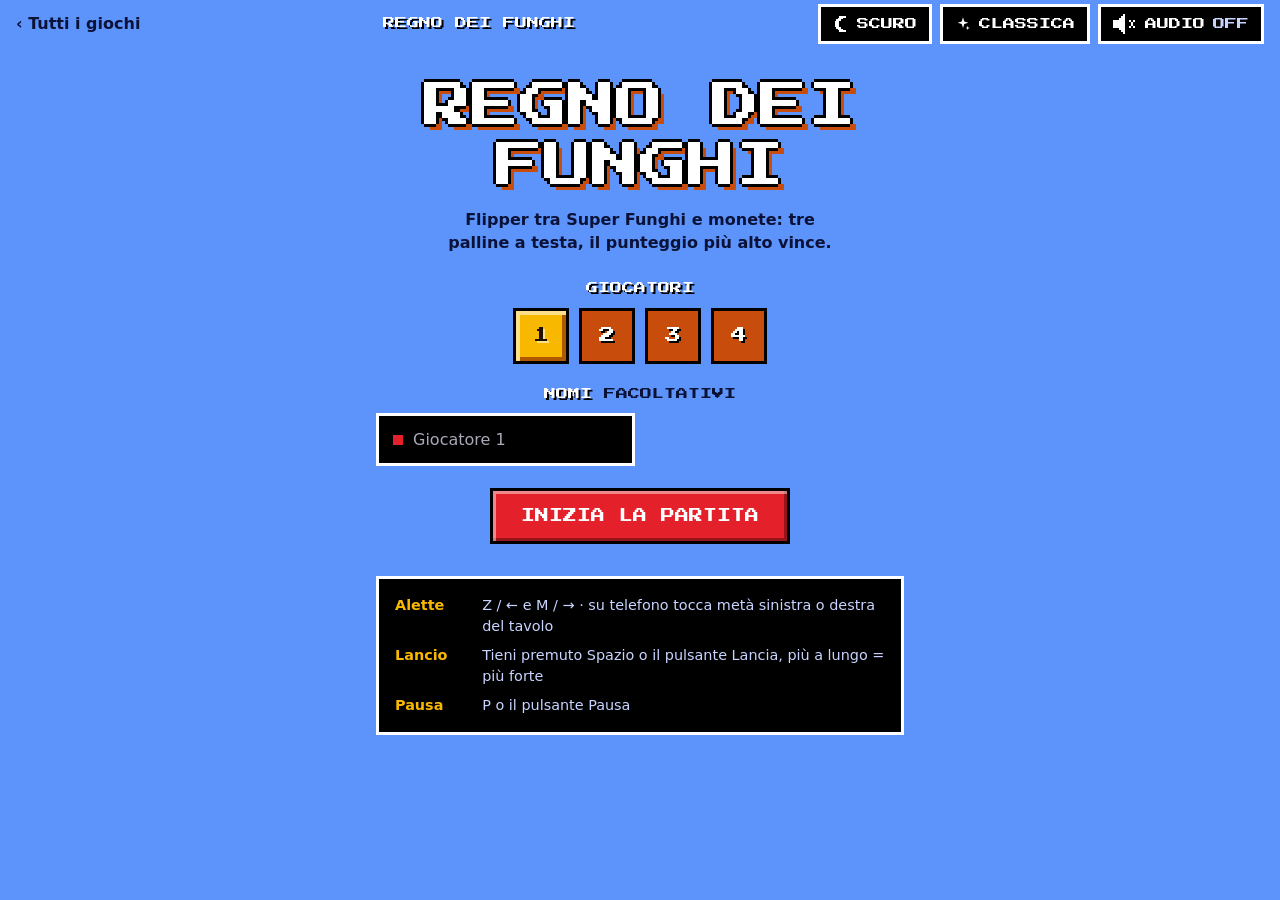
<file: pinball/index.html>
<!doctype html>
<html lang="it">
  <head>
    <meta charset="utf-8" />
    <meta name="viewport" content="width=device-width, initial-scale=1, viewport-fit=cover" />
    <meta name="description" content="Flipper a turni da 1 a 4 giocatori sullo stesso dispositivo." />
    <meta name="theme-color" content="#04163a" />
    <title>Flipper · Sala giochi</title>
    <link
      rel="icon"
      href="data:image/svg+xml,<svg xmlns='http://www.w3.org/2000/svg' viewBox='0 0 100 100'><text y='.9em' font-size='90'>🪼</text></svg>"
    />
    <link rel="preload" href="../assets/fonts/PressStart2P-Regular.ttf" as="font" type="font/ttf" crossorigin />
    <!-- La versione (classica o anime) va applicata prima di tutto il resto -->
    <script src="../assets/tema.js"></script>
    <link rel="stylesheet" href="../assets/temi.css" />
    <link rel="stylesheet" href="../assets/simpson.css" />
    <link rel="stylesheet" href="style.css" />
    <!-- Versione anime: barra in alto, barra di navigazione e icone (come le schermate di Stitch) -->
    <script type="module" src="../assets/barre-anime.js"></script>
    <!-- Matter.js (fisica) in locale: script classico, deve venire prima del modulo -->
    <script src="lib/matter.min.js"></script>
    <script type="module" src="js/main.js"></script>
  </head>
  <body data-pagina="flipper" data-titolo-anime="Sfera Anti-Magia" data-radice="../">
    <header class="topbar">
      <a class="back-link" href="../">‹ Tutti i giochi</a>
      <span class="topbar-name">
        <span class="only-classica">Regno dei Funghi</span>
        <span class="only-anime">Sfera Anti-Magia</span>
        <span class="only-simpson">Centrale Nucleare</span>
      </span>
      <div class="topbar-actions">
        <!-- Modalità chiara / scura: l'icona mostra dove si va (luna = passa allo scuro) -->
        <button type="button" class="theme-toggle mode-toggle" data-mode-toggle>
          <svg class="mode-icon-moon" viewBox="0 0 10 10" width="16" height="16" aria-hidden="true" shape-rendering="crispEdges">
            <path fill="currentColor" d="M4 0h4v1H6v1H5v1H4v4h1v1h1v1h2v1H4V9H3V8H2V7H1V3h1V2h1V1h1z" />
          </svg>
          <svg class="mode-icon-sun" viewBox="0 0 10 10" width="16" height="16" aria-hidden="true" shape-rendering="crispEdges">
            <path fill="currentColor" d="M4 3h2v1h1v2H6v1H4V6H3V4h1zM4 0h2v2H4zM4 8h2v2H4zM0 4h2v2H0zM8 4h2v2H8zM1 1h1v1H1zM8 1h1v1H8zM1 8h1v1H1zM8 8h1v1H8z" />
          </svg>
          <span class="icona-anime icona-luna" data-icona="luna"></span>
          <span class="icona-anime icona-sole" data-icona="sole"></span>
          <span class="mode-word" data-mode-label>Scuro</span>
        </button>
        <!-- Cambia versione della sala: classica (Super Mario) o anime -->
        <button type="button" class="theme-toggle" data-theme-toggle="short">
          <svg viewBox="0 0 24 24" width="16" height="16" aria-hidden="true">
            <path fill="currentColor" d="M12 2l1.9 6.1L20 10l-6.1 1.9L12 18l-1.9-6.1L4 10l6.1-1.9zM19 15l.9 2.1L22 18l-2.1.9L19 21l-.9-2.1L16 18l2.1-.9z" />
          </svg>
          <span class="icona-anime" data-icona="scintilla" data-misura="18"></span>
          <span data-theme-label>Anime</span>
        </button>
        <!-- Audio: apre il pannello con l'interruttore e il volume (assets/pannello-audio.js) -->
        <button type="button" id="sound-toggle" class="sound-toggle" data-on="false">
          <svg viewBox="0 0 12 10" width="24" height="20" aria-hidden="true" shape-rendering="crispEdges">
            <path fill="currentColor" d="M0 3h2V3h1V2h1V1h1V0h1v10H5V9H4V8H3V7H0z" />
            <path class="sound-waves" fill="currentColor" d="M8 3h1v4H8zM10 1h1v8h-1z" />
            <path class="sound-mute" fill="currentColor" d="M8 3h1v1H8zM10 3h1v1h-1zM9 4h1v2H9zM8 6h1v1H8zM10 6h1v1h-1z" />
          </svg>
          <span class="icona-anime icona-audio" data-icona="audio"></span>
          <span class="icona-anime icona-muto" data-icona="muto"></span>
          <span class="sound-word">Audio</span>
          <span class="sound-state" aria-hidden="true"></span>
        </button>
      </div>
    </header>

    <main class="page">
      <!-- SCHERMATA 1: impostazioni -->
      <section id="setup-screen" class="screen screen--setup" aria-labelledby="setup-title">
        <h1 id="setup-title" class="title">
          <span class="only-classica">Regno dei<br />Funghi</span>
          <span class="only-anime">Sfera<br />Anti-Magia</span>
          <span class="only-simpson">Centrale<br />Nucleare</span>
        </h1>
        <p class="tagline">
          <span class="only-classica">Flipper tra Super Funghi e monete: tre palline a testa, il punteggio più alto vince.</span>
          <span class="only-anime">Flipper arcano tra sigilli e rune: tre sfere a testa, il punteggio più alto vince.</span>
          <span class="only-simpson">Flipper nella centrale di Springfield, tra ciambelle e barre di uranio: tre palline a testa, il punteggio più alto vince.</span>
        </p>

        <!-- Versione anime: scheda d'apertura nello stile delle schermate di Stitch -->
        <div class="setup-hero only-anime">
          <span class="anime-chip"><span data-icona="bacchetta" data-misura="14"></span> Arena runica</span>
          <p class="setup-hero-title" aria-hidden="true">Sfera Anti-Magia</p>
          <p class="setup-hero-text">Fai rimbalzare la sfera sui sigilli magici: tre sfere a testa, il punteggio più alto vince.</p>
        </div>

        <form id="setup-form" class="setup-form">
          <fieldset class="field">
            <legend class="field-label">
              <span class="not-anime">Giocatori</span>
              <span class="field-head only-anime"><span data-icona="gruppo"></span> Numero di maghi</span>
            </legend>
            <div class="count-choices">
              <label class="choice"><input type="radio" name="player-count" value="1" checked /><span>1</span></label>
              <label class="choice"><input type="radio" name="player-count" value="2" /><span>2</span></label>
              <label class="choice"><input type="radio" name="player-count" value="3" /><span>3</span></label>
              <label class="choice"><input type="radio" name="player-count" value="4" /><span>4</span></label>
            </div>
          </fieldset>

          <fieldset class="field">
            <legend class="field-label">
              <span class="not-anime">Nomi <span class="field-hint">facoltativi</span></span>
              <span class="field-head only-anime"><span data-icona="scudo"></span> Nomi dei maghi</span>
              <span class="field-extra only-anime">Facoltativi</span>
            </legend>
            <div class="names">
              <label class="name-field" data-player="0">
                <span class="player-dot" aria-hidden="true"></span>
                <span class="visually-hidden">Nome del giocatore 1</span>
                <input type="text" name="player-name" maxlength="16" placeholder="Giocatore 1" autocomplete="off" />
              </label>
              <label class="name-field" data-player="1" hidden>
                <span class="player-dot" aria-hidden="true"></span>
                <span class="visually-hidden">Nome del giocatore 2</span>
                <input type="text" name="player-name" maxlength="16" placeholder="Giocatore 2" autocomplete="off" />
              </label>
              <label class="name-field" data-player="2" hidden>
                <span class="player-dot" aria-hidden="true"></span>
                <span class="visually-hidden">Nome del giocatore 3</span>
                <input type="text" name="player-name" maxlength="16" placeholder="Giocatore 3" autocomplete="off" />
              </label>
              <label class="name-field" data-player="3" hidden>
                <span class="player-dot" aria-hidden="true"></span>
                <span class="visually-hidden">Nome del giocatore 4</span>
                <input type="text" name="player-name" maxlength="16" placeholder="Giocatore 4" autocomplete="off" />
              </label>
            </div>
          </fieldset>

          <button type="submit" class="button button--primary button--large start-button">
            <span class="only-anime" data-icona="bacchetta" data-misura="22"></span>
            <span>Inizia la partita</span>
            <span class="only-anime" data-icona="freccia" data-misura="22"></span>
          </button>
        </form>

        <dl class="controls-help">
          <div><dt>Alette</dt><dd>Z / ← e M / → · su telefono tocca metà sinistra o destra del tavolo</dd></div>
          <div><dt>Lancio</dt><dd>Tieni premuto Spazio o il pulsante Lancia, più a lungo = più forte</dd></div>
          <div><dt>Pausa</dt><dd>P o il pulsante Pausa</dd></div>
        </dl>
      </section>

      <!-- SCHERMATA 2: la partita -->
      <section id="game-screen" class="screen screen--game" aria-label="Partita in corso" hidden>
        <div class="table-area">
          <div id="table-wrap" class="table-wrap">
            <!-- La cornice ha la stessa misura del canvas: il pulsante Lancia resta sempre sul tavolo -->
            <div class="table-frame">
              <canvas id="table" role="img" aria-label="Tavolo del flipper"></canvas>
              <button type="button" id="launch-button" class="launch-button">Lancia</button>
            </div>
          </div>

          <!-- Tra un turno e l'altro: si passa il dispositivo -->
          <div id="turn-overlay" class="overlay" hidden>
            <div class="overlay-card" role="dialog" aria-modal="true" aria-labelledby="turn-title">
              <h2 id="turn-title" class="overlay-title"></h2>
              <p id="turn-ball" class="overlay-text"></p>
              <p id="turn-bonus" class="overlay-note"></p>
              <button type="button" id="turn-start" class="button button--primary button--large">Premi per lanciare</button>
            </div>
          </div>

          <div id="pause-overlay" class="overlay" hidden>
            <div class="overlay-card" role="dialog" aria-modal="true" aria-labelledby="pause-title">
              <h2 id="pause-title" class="overlay-title">Pausa</h2>
              <button type="button" id="resume-button" class="button button--primary button--large">Riprendi</button>
              <button type="button" id="exit-button" class="button button--ghost">Esci dalla partita</button>
            </div>
          </div>
        </div>

        <!-- Versione anime: due grandi pulsanti per le alette, come nella schermata Stitch -->
        <div class="flipper-buttons only-anime">
          <button type="button" class="flipper-button flipper-button--left" data-flipper="left" aria-label="Aletta sinistra">
            <span data-icona="indietro" data-misura="26"></span>
            <span class="flipper-button-text">Flipper <strong>SX</strong></span>
          </button>
          <button type="button" class="flipper-button flipper-button--right" data-flipper="right" aria-label="Aletta destra">
            <span class="flipper-button-text">Flipper <strong>DX</strong></span>
            <span data-icona="freccia" data-misura="26"></span>
          </button>
        </div>

        <aside id="hud" class="hud" aria-label="Pannello di gioco">
          <span class="hud-avatar only-anime" data-icona="persona" data-misura="24"></span>
          <div class="hud-current">
            <span class="hud-label">Di turno</span>
            <strong id="hud-player" class="hud-player"></strong>
            <span id="hud-ball" class="hud-ball"></span>
          </div>
          <div class="hud-multiplier" aria-label="Moltiplicatore">
            <span class="hud-label">Molt.</span>
            <span class="hud-multiplier-word only-anime" aria-hidden="true">Moltiplicatore</span>
            <strong id="hud-multiplier">×1</strong>
          </div>
          <!-- Versione anime: punteggio grande di chi gioca e sfere rimaste -->
          <div class="hud-arcane only-anime" aria-hidden="true">
            <span class="hud-arcane-main">
              <span class="hud-arcane-label">Punteggio arcano</span>
              <strong id="hud-score" class="hud-arcane-score">0</strong>
            </span>
            <span class="hud-mana">
              <span class="hud-arcane-label hud-arcane-label--emerald">Sfere rimaste</span>
              <span id="hud-mana" class="hud-mana-dots"></span>
            </span>
          </div>
          <ol id="hud-scores" class="hud-scores" aria-label="Punteggi"></ol>
          <p id="message" class="message" role="status" aria-live="polite"></p>
          <p class="rotate-hint">Ruota il telefono in verticale per un tavolo più grande</p>
          <button type="button" id="pause-button" class="button button--ghost button--small pause-button">Pausa</button>
        </aside>
      </section>

      <!-- SCHERMATA 3: classifica -->
      <section id="results-screen" class="screen screen--results" aria-labelledby="results-title" hidden>
        <span class="anime-chip results-pill only-anime"><span data-icona="trofeo" data-misura="14"></span> Fine duello arcano • Flipper</span>
        <h2 id="results-title" class="results-title" tabindex="-1"></h2>
        <p id="results-summary" class="results-summary"></p>
        <!-- Record di questo dispositivo (salvato nel browser) -->
        <p id="results-record" class="results-record" hidden></p>
        <ol id="ranking" class="ranking"></ol>
        <div class="results-actions">
          <button type="button" id="replay-button" class="button button--primary button--large">
            <span class="only-anime" data-icona="rigioca" data-misura="20"></span>
            Rigioca
          </button>
          <button type="button" id="settings-button" class="button button--ghost">
            <span class="only-anime" data-icona="bacchetta" data-misura="20"></span>
            Cambia impostazioni
          </button>
        </div>
        <a class="results-home only-anime" href="../"><span data-icona="gamepad" data-misura="18"></span> Torna alla sala giochi</a>
      </section>
    </main>
  </body>
</html>
</file>
<file: assets/sala-giochi.css>
/* =====================================================================
   SALA GIOCHI — stile comune a tutte le pagine
   Mondo: un livello di un videogioco a piattaforme a 8 bit.
   Di giorno cielo azzurro e terreno di mattoni; con il tema scuro del
   sistema si passa al "livello sotterraneo" (nero e mattoni blu).

   Ogni gioco carica questo file e poi il proprio style.css.
   I disegni (nuvole, mattoni, moneta) sono SVG scritti a mano qui sotto:
   nessuna immagine da scaricare.
   ===================================================================== */

/* Font pixel "Press Start 2P" (licenza SIL OFL, vedi fonts/OFL.txt) */
@font-face {
  font-family: 'Press Start 2P';
  src: url('fonts/PressStart2P-Regular.ttf') format('truetype');
  font-display: swap;
}

/* ---------- Colori e misure ---------- */

:root {
  --sky: #5c94fc;
  --ink: #0b1238; /* testo scuro sul cielo */
  --ink-soft: #1d2a66;
  --white: #ffffff;
  --black: #000000;

  --panel: #000000; /* riquadri dei messaggi */
  --panel-text: #ffffff;
  --panel-muted: #c8d4ff;

  --brick: #c84c0c;
  --brick-light: #fc9838;
  --brick-dark: #6e2600;

  --gold: #f8b800;
  --gold-light: #ffe08a;
  --gold-dark: #b05800;

  --pipe: #00a800;
  --pipe-light: #8ce048;
  --pipe-dark: #004a00;

  /* Un colore per ogni giocatore, come il colore di un cappello */
  --player-0: #e4202a;
  --player-1: #12a838;
  --player-2: #8a3ffc;
  --player-3: #ff7a00;

  --pixel: 'Press Start 2P', ui-monospace, monospace;
  --font: system-ui, -apple-system, 'Segoe UI', Roboto, sans-serif;

  --ground-height: 48px;
  --ceiling-height: 0px; /* fila di mattoni in alto, solo nel tema sotterraneo */
  --border: 3px;

  /* Disegni pixel in SVG */
  --cloud: url("data:image/svg+xml,%3Csvg xmlns='http://www.w3.org/2000/svg' viewBox='0 0 16 8' shape-rendering='crispEdges'%3E%3Cpath fill='%23fff' d='M6 0h4v1h2v1h1v1h1v1h2v3h-1v1H1V7H0V4h2V3h1V2h1V1h2z'/%3E%3Cpath fill='%23a4c8ff' d='M0 6h16v1h-1v1H1V7H0z'/%3E%3C/svg%3E");
  --bricks: url("data:image/svg+xml,%3Csvg xmlns='http://www.w3.org/2000/svg' viewBox='0 0 32 32' shape-rendering='crispEdges'%3E%3Crect width='32' height='32' fill='%23c84c0c'/%3E%3Cg fill='%23fc9838'%3E%3Crect width='32' height='1'/%3E%3Crect y='16' width='32' height='1'/%3E%3C/g%3E%3Cg fill='%232a0e00'%3E%3Crect y='14' width='32' height='2'/%3E%3Crect y='30' width='32' height='2'/%3E%3Crect x='14' width='2' height='14'/%3E%3Crect x='30' width='2' height='14'/%3E%3Crect x='6' y='16' width='2' height='14'/%3E%3Crect x='22' y='16' width='2' height='14'/%3E%3C/g%3E%3C/svg%3E");
  --coin: url("data:image/svg+xml,%3Csvg xmlns='http://www.w3.org/2000/svg' viewBox='0 0 8 14' shape-rendering='crispEdges'%3E%3Cpath fill='%23000' d='M2 0h4v1h1v1h1v10h-1v1h-1v1H2v-1H1v-1H0V2h1V1h1z'/%3E%3Cpath fill='%23f8b800' d='M2 1h4v1h1v10h-1v1H2v-1H1V2h1z'/%3E%3Cpath fill='%23fff3b0' d='M2 2h1v8H2z'/%3E%3Cpath fill='%23b05800' d='M4 3h1v8H4z'/%3E%3C/svg%3E");
}

/* Modalità scura della versione classica: il livello sotterraneo
   (data-mode lo imposta assets/tema.js: segue il sistema o il pulsante Chiaro/Scuro) */
:root[data-mode='dark']:not([data-theme='anime']) {
  --sky: #000000;
  --ceiling-height: 27px;
  --ink: #ffffff;
  --ink-soft: #c8d4ff;
  --panel: #10183c;

  --brick: #1c6cb4;
  --brick-light: #6cc4ff;
  --brick-dark: #062a50;

  --bricks: url("data:image/svg+xml,%3Csvg xmlns='http://www.w3.org/2000/svg' viewBox='0 0 32 32' shape-rendering='crispEdges'%3E%3Crect width='32' height='32' fill='%231c6cb4'/%3E%3Cg fill='%236cc4ff'%3E%3Crect width='32' height='1'/%3E%3Crect y='16' width='32' height='1'/%3E%3C/g%3E%3Cg fill='%23000814'%3E%3Crect y='14' width='32' height='2'/%3E%3Crect y='30' width='32' height='2'/%3E%3Crect x='14' width='2' height='14'/%3E%3Crect x='30' width='2' height='14'/%3E%3Crect x='6' y='16' width='2' height='14'/%3E%3Crect x='22' y='16' width='2' height='14'/%3E%3C/g%3E%3C/svg%3E");
}

/* Chi porta data-player="N" riceve il colore del giocatore N */
[data-player='0'] { --player: var(--player-0); }
[data-player='1'] { --player: var(--player-1); }
[data-player='2'] { --player: var(--player-2); }
[data-player='3'] { --player: var(--player-3); }

/* ---------- Base ---------- */

*,
*::before,
*::after {
  box-sizing: border-box;
}

[hidden] {
  display: none !important;
}

html {
  scrollbar-color: var(--brick) var(--sky);
}

body {
  position: relative;
  display: flex;
  flex-direction: column;
  min-height: 100dvh;
  margin: 0;
  background-color: var(--sky);
  color: var(--ink);
  font-family: var(--font);
  line-height: 1.45;
  caret-color: var(--gold);
  -webkit-tap-highlight-color: transparent;
}

/* Nuvole sullo sfondo, solo negli spazi vuoti ai lati del contenuto
   (su schermi stretti non c'è posto: finirebbero sotto i testi) */
@media (min-width: 1100px) {
  :root[data-mode='light']:not([data-theme='anime']) body {
    background-image: var(--cloud), var(--cloud), var(--cloud);
    background-repeat: no-repeat;
    background-size: 128px 64px, 96px 48px, 160px 80px;
    background-position: 3% 96px, 97% 64px, 95% 340px;
  }
}

/* Sottoterra il soffitto è una fila di mattoni */
:root[data-mode='dark']:not([data-theme='anime']) body::before {
  content: '';
  flex: none;
  height: 24px;
  background: var(--bricks) 0 100% / 24px 24px repeat-x;
  border-bottom: var(--border) solid var(--black);
  image-rendering: pixelated;
}

/* Su telefono il soffitto è più sottile, per lasciare spazio alle carte */
@media (max-width: 480px) {
  :root[data-mode='dark']:not([data-theme='anime']) {
    --ceiling-height: 15px;
  }

  :root[data-mode='dark']:not([data-theme='anime']) body::before {
    height: 12px;
    background-size: 12px 12px;
  }
}

::selection {
  background: var(--gold);
  color: var(--black);
}

:focus-visible {
  outline: var(--border) dashed var(--white);
  outline-offset: 4px;
}

:root[data-mode='dark'] :focus-visible {
  outline-color: var(--gold);
}

.visually-hidden {
  position: absolute;
  width: 1px;
  height: 1px;
  overflow: hidden;
  clip-path: inset(50%);
  white-space: nowrap;
}

/* Testo pixel bianco con contorno nero, come nei titoli dei vecchi giochi */
.pixel-text {
  font-family: var(--pixel);
  font-weight: 400;
  color: var(--white);
  text-transform: uppercase;
  letter-spacing: 0;
  text-shadow:
    2px 0 0 var(--black),
    -2px 0 0 var(--black),
    0 2px 0 var(--black),
    0 -2px 0 var(--black),
    3px 3px 0 var(--black);
}

/* Terreno di mattoni in fondo a ogni pagina */
.ground {
  flex: none;
  height: var(--ground-height);
  margin-top: auto;
  background: var(--bricks) 0 0 / 32px 32px repeat;
  border-top: var(--border) solid var(--black);
  image-rendering: pixelated;
}

/* Icone pixel */
.coin-icon {
  display: inline-block;
  flex: none;
  width: 12px;
  height: 21px;
  background: var(--coin) center / contain no-repeat;
  image-rendering: pixelated;
  vertical-align: middle;
}

.pixel-icon {
  flex: none;
  shape-rendering: crispEdges;
}

/* ---------- Pulsanti a blocco ---------- */

.button {
  display: inline-flex;
  align-items: center;
  justify-content: center;
  gap: 10px;
  min-height: 48px;
  padding: 12px 22px;
  border: var(--border) solid var(--black);
  border-radius: 0;
  font-family: var(--pixel);
  font-size: 0.875rem;
  line-height: 1.2;
  text-transform: uppercase;
  text-decoration: none;
  cursor: pointer;
  /* Smusso pixel: luce in alto a sinistra, ombra in basso a destra */
  box-shadow:
    inset 3px 3px 0 rgb(255 255 255 / 0.45),
    inset -3px -3px 0 rgb(0 0 0 / 0.35);
  transition: transform 80ms steps(2);
}

.button:active {
  transform: translateY(3px);
  box-shadow:
    inset 3px 3px 0 rgb(0 0 0 / 0.35),
    inset -3px -3px 0 rgb(255 255 255 / 0.2);
}

.button--primary {
  background: var(--player-0);
  color: var(--white);
  text-shadow: 2px 2px 0 rgb(0 0 0 / 0.5);
}

.button--primary:hover {
  background: #c8141e;
}

.button--secondary {
  background: var(--panel);
  color: var(--panel-text);
  border-color: var(--white);
  box-shadow: none;
}

.button--secondary:hover {
  background: #1b1b1b;
}

.button--large {
  min-height: 60px;
  padding: 16px 32px;
  font-size: 1rem;
}

.button--small {
  min-height: 40px;
  padding: 8px 14px;
  font-size: 0.75rem;
}

@media (prefers-reduced-motion: reduce) {
  .button {
    transition: none;
  }
}
</file>
<file: assets/temi.css>
/* =====================================================================
   TEMI DELLA SALA GIOCHI — parti comuni a tutte le pagine
   La versione attiva è scritta su <html data-theme="classica|anime"> da assets/tema.js.
   Qui ci sono: il pulsante per cambiare tema, i testi che cambiano col tema,
   il pulsante audio, e font, colori e componenti di base della versione anime.
   (La versione classica 8-bit è in sala-giochi.css; il flipper ha in più il suo style.css.)
   ===================================================================== */

/* Font del tema Grimorio (licenza SIL OFL, vedi fonts/OFL-*.txt) */
@font-face {
  font-family: 'Syne';
  src: url('fonts/Syne-Variable.ttf') format('truetype');
  font-weight: 400 800;
  font-display: swap;
}

@font-face {
  font-family: 'Plus Jakarta Sans';
  src: url('fonts/PlusJakartaSans-Variable.ttf') format('truetype');
  font-weight: 200 800;
  font-display: swap;
}

/* ---------- Testi diversi a seconda del tema ---------- */

/* <span class="only-classica">Gioca</span><span class="only-anime">Apri grimorio</span><span class="only-simpson">Gioca!</span>
   Ogni testo si vede solo nella sua versione. */
[data-theme='anime'] .only-classica,
[data-theme='simpson'] .only-classica,
:root:not([data-theme='anime']) .only-anime,
:root:not([data-theme='simpson']) .only-simpson {
  display: none !important;
}

/* Testi uguali nella classica e nei Simpson, diversi solo nell'anime */
[data-theme='anime'] .not-anime {
  display: none !important;
}

/* ---------- Pulsante per cambiare tema ---------- */

.theme-toggle {
  display: inline-flex;
  align-items: center;
  gap: 8px;
  min-height: 40px;
  padding: 6px 12px;
  border: 3px solid #ffffff;
  background: #000000;
  color: #ffffff;
  font-family: 'Press Start 2P', ui-monospace, monospace;
  font-size: 0.75rem;
  text-transform: uppercase;
  cursor: pointer;
}

.theme-toggle svg {
  flex: none;
}

/* ---------- Pulsante modalità chiara / scura ---------- */

/* Mostra l'icona della modalità a cui si passa: luna se ora è chiaro, sole se ora è scuro */
[data-mode='light'] .mode-icon-sun,
[data-mode='dark'] .mode-icon-moon {
  display: none;
}

/* ---------- Pulsante audio (Memory e flipper) ---------- */

/* Altoparlante pixel con onde (acceso) o con una X (spento) */
.sound-toggle {
  display: inline-flex;
  align-items: center;
  gap: 8px;
  min-height: 40px;
  padding: 6px 12px;
  border: 3px solid #ffffff;
  background: #000000;
  color: #ffffff;
  font-family: 'Press Start 2P', ui-monospace, monospace;
  font-size: 0.75rem;
  text-transform: uppercase;
  cursor: pointer;
}

.sound-toggle:hover {
  background: #1b1b1b;
}

.sound-state::before {
  content: 'off';
  color: #c8d4ff;
}

.sound-toggle[data-on='true'] {
  border-color: #f8b800;
}

.sound-toggle[data-on='true'] .sound-state::before {
  content: 'on';
  color: #f8b800;
}

.sound-toggle[data-on='true'] .sound-mute,
.sound-toggle[data-on='false'] .sound-waves {
  display: none;
}

/* Su telefono: solo icona e stato, la parola "Audio" resta per gli screen reader */
@media (max-width: 480px) {
  .sound-word {
    position: absolute;
    width: 1px;
    height: 1px;
    overflow: hidden;
    clip-path: inset(50%);
    white-space: nowrap;
  }

  .sound-toggle,
  .theme-toggle {
    padding: 6px 8px;
    font-size: 0.6875rem;
  }

  /* Il pulsante chiaro/scuro diventa solo icona (il nome completo è nell'aria-label) */
  .mode-word {
    position: absolute;
    width: 1px;
    height: 1px;
    overflow: hidden;
    clip-path: inset(50%);
    white-space: nowrap;
  }
}

/* ---------- Versione anime: colori e base ---------- */

:root[data-theme='anime'] {
  --g-bg: #151218;
  --g-surface-lowest: #0f0d12;
  --g-surface-low: #1d1b20;
  --g-surface: #211f24;
  --g-surface-high: #2c292f;
  --g-surface-highest: #373439;
  --g-text: #e7e0e8;
  --g-text-soft: #e3bebd;
  --g-muted: #b99a99; /* almeno 4,5:1 anche sulle superfici più chiare */
  --g-line: #5b4040;
  --g-crimson: #b3122e;
  --g-crimson-soft: #ffb3b3;
  --g-gold: #ecc246;
  --g-gold-deep: #cea62c;
  --g-emerald: #4edf91;
  --g-emerald-deep: #00b56b;

  --g-display: 'Syne', 'Plus Jakarta Sans', system-ui, sans-serif;
  --g-body: 'Plus Jakarta Sans', system-ui, -apple-system, 'Segoe UI', sans-serif;
  --g-radius: 16px;

  /* Sigillo magico (disegno originale): cerchio, anello tratteggiato, stella a sei punte */
  --g-sigil: url("data:image/svg+xml,%3Csvg xmlns='http://www.w3.org/2000/svg' viewBox='0 0 100 100' fill='none' stroke='%23ecc246' stroke-width='2.5'%3E%3Ccircle cx='50' cy='50' r='44'/%3E%3Ccircle cx='50' cy='50' r='35' stroke-dasharray='3 5'/%3E%3Cpath d='M50 17 79 67H21z'/%3E%3Cpath d='M50 83 21 33h58z'/%3E%3Ccircle cx='50' cy='50' r='7' fill='%23ecc246'/%3E%3C/svg%3E");

  /* Trifoglio d'oro (disegno originale): l'emblema dei grimori */
  --g-clover: url("data:image/svg+xml,%3Csvg xmlns='http://www.w3.org/2000/svg' viewBox='0 0 100 100'%3E%3Cpath d='M50 47q7 24-5 45' fill='none' stroke='%23ecc246' stroke-width='5' stroke-linecap='round'/%3E%3Cg fill='%23ecc246' stroke='%237a5d0c' stroke-width='2'%3E%3Cpath id='f' d='M50 47C31 41 25 18 39 13c7-2 11 4 11 9 0-5 4-11 11-9 14 5 8 28-11 34z'/%3E%3Cuse href='%23f' transform='rotate(120 50 47)'/%3E%3Cuse href='%23f' transform='rotate(240 50 47)'/%3E%3C/g%3E%3Ccircle cx='50' cy='47' r='4' fill='%237a5d0c'/%3E%3C/svg%3E");

  /* Colori dei giocatori nella versione anime */
  --player-0: #ff5a6e;
  --player-1: #4edf91;
  --player-2: #ecc246;
  --player-3: #b9a7ff;

  color-scheme: dark;
  scrollbar-color: var(--g-surface-highest) var(--g-bg);
}

[data-theme='anime'] body {
  background-color: var(--g-bg);
  /* Trama a puntini, come la carta di un vecchio tomo */
  background-image: radial-gradient(rgb(236 194 70 / 0.07) 1px, transparent 1.5px);
  background-size: 22px 22px;
  background-position: 0 0;
  color: var(--g-text);
  font-family: var(--g-body);
  caret-color: var(--g-gold);
}

[data-theme='anime'] ::selection {
  background: var(--g-gold);
  color: var(--g-bg);
}

[data-theme='anime'] :focus-visible {
  outline: 3px solid var(--g-gold);
  outline-offset: 3px;
}

/* Niente terreno di mattoni e niente soffitto sotterraneo */
[data-theme='anime'] .ground,
[data-theme='anime'] body::before {
  display: none;
}

/* I titoli pixel diventano titoli larghi in Syne */
[data-theme='anime'] .pixel-text {
  font-family: var(--g-display);
  font-weight: 800;
  letter-spacing: 0.01em;
  color: var(--g-text);
  text-shadow: none;
}

[data-theme='anime'] .back-link {
  color: var(--g-text-soft);
}

/* Pulsanti */
[data-theme='anime'] .button {
  border: 0;
  border-radius: 12px;
  font-family: var(--g-display);
  font-weight: 800;
  letter-spacing: 0.04em;
  text-transform: uppercase;
  text-shadow: none;
  box-shadow: none;
  transition: transform 100ms ease, background-color 150ms ease;
}

[data-theme='anime'] .button:active {
  transform: scale(0.98);
  box-shadow: none;
}

[data-theme='anime'] .button--primary {
  background: var(--g-gold);
  color: #241a00;
}

[data-theme='anime'] .button--primary:hover {
  background: #ffd45e;
}

[data-theme='anime'] .button--secondary,
[data-theme='anime'] .button--ghost {
  background: var(--g-surface-high);
  color: var(--g-gold);
  border: 0;
}

[data-theme='anime'] .button--secondary:hover,
[data-theme='anime'] .button--ghost:hover {
  background: var(--g-surface-highest);
}

[data-theme='anime'] .theme-toggle {
  border: 0;
  border-radius: 12px;
  background: var(--g-surface-high);
  color: var(--g-gold);
  font-family: var(--g-display);
  font-weight: 800;
  letter-spacing: 0.04em;
}

[data-theme='anime'] .theme-toggle:hover {
  background: var(--g-surface-highest);
}

[data-theme='anime'] .sound-toggle {
  border: 0;
  border-radius: 12px;
  background: var(--g-surface-high);
  color: var(--g-text);
  font-family: var(--g-display);
  font-weight: 800;
}

[data-theme='anime'] .sound-state::before {
  color: var(--g-muted);
}

[data-theme='anime'] .sound-toggle[data-on='true'],
[data-theme='anime'] .sound-toggle[data-on='true'] .sound-state::before {
  color: var(--g-emerald);
}

/* ---------- Versione anime in modalità chiara: pergamena, cremisi e oro scuro ---------- */

:root[data-theme='anime'][data-mode='light'] {
  --g-bg: #f6efe6;
  --g-surface-lowest: #fffaf3;
  --g-surface-low: #f3eadf;
  --g-surface: #ede2d4;
  --g-surface-high: #e4d6c4;
  --g-surface-highest: #d9c7b1;
  --g-text: #1d1418;
  --g-text-soft: #4f3a3a;
  --g-muted: #6b5252;
  --g-line: #c4ab95;
  --g-gold: #8f6700; /* oro scuro: leggibile come testo sulla pergamena */
  --g-gold-deep: #6e5000;
  --g-emerald: #007a45;
  --g-emerald-deep: #005c34;

  --player-0: #c8102e;
  --player-1: #007a45;
  --player-2: #8f6700;
  --player-3: #5b3fc4;

  color-scheme: light;
}

[data-theme='anime'][data-mode='light'] body {
  background-image: radial-gradient(rgb(143 103 0 / 0.14) 1px, transparent 1.5px);
}

/* Sull'oro scuro il testo è bianco (sull'oro chiaro della modalità scura è quasi nero) */
:root[data-theme='anime'][data-mode='light'] .button--primary,
:root[data-theme='anime'][data-mode='light'] .level-cta,
:root[data-theme='anime'][data-mode='light'] .launch-button,
:root[data-theme='anime'][data-mode='light'] .hud-multiplier strong {
  color: #ffffff;
}

:root[data-theme='anime'][data-mode='light'] .button--primary:hover,
:root[data-theme='anime'][data-mode='light'] a.level:hover .level-cta,
:root[data-theme='anime'][data-mode='light'] .launch-button:active {
  background: #a87a00;
}

/* Sigillo riutilizzabile */
[data-theme='anime'] .g-sigil {
  background: var(--g-sigil) center / contain no-repeat;
}

[data-theme='anime'] .g-clover {
  background: var(--g-clover) center / contain no-repeat;
}

/* =====================================================================
   VERSIONE ANIME — STRUTTURA DELLE SCHERMATE DI STITCH
   Barra in alto e barra di navigazione in basso (create da assets/barre-anime.js),
   pulsanti-icona, angoli piccoli (4–8 px) e ombre nette spostate.
   ===================================================================== */

:root[data-theme='anime'] {
  --g-radius: 8px; /* schede grandi (rounded-xl di Stitch) */
  --g-radius-sm: 4px; /* pulsanti e riquadri (rounded-lg di Stitch) */
  --g-shadow: 3px 3px 0 #0d0b10; /* ombra netta spostata */
  --g-appbar-height: 80px;
  --g-nav-height: 64px;
}

:root[data-theme='anime'][data-mode='light'] {
  --g-shadow: 3px 3px 0 rgb(29 20 24 / 0.18);
}

/* Spazio riservato alle due barre fisse */
[data-theme='anime'] body {
  padding-top: var(--g-appbar-height);
  padding-bottom: calc(var(--g-nav-height) + env(safe-area-inset-bottom));
}

/* Le icone a linee compaiono solo nella versione anime, quelle pixel solo nella classica */
:root:not([data-theme='anime']) .icona-anime {
  display: none;
}

[data-theme='anime'] .icona-classica {
  display: none;
}

/* ---------- Barra in alto ---------- */

[data-theme='anime'] .topbar,
.anime-appbar {
  position: fixed;
  top: 0;
  right: 0;
  left: 0;
  z-index: 50;
  display: flex;
  align-items: center;
  justify-content: space-between;
  gap: 8px;
  max-width: none;
  height: var(--g-appbar-height);
  margin: 0;
  padding: 0 16px;
  background: rgb(15 13 18 / 0.9);
  backdrop-filter: blur(20px);
  -webkit-backdrop-filter: blur(20px);
  box-shadow: 0 4px 20px rgb(0 0 0 / 0.6);
}

[data-theme='anime'][data-mode='light'] .topbar,
[data-theme='anime'][data-mode='light'] .anime-appbar {
  background: rgb(255 250 243 / 0.9);
  box-shadow: 0 4px 20px rgb(29 20 24 / 0.12);
}

/* Nella versione anime il link "Tutti i giochi" e il nome testuale lasciano posto al marchio */
[data-theme='anime'] .topbar .back-link,
[data-theme='anime'] .topbar .topbar-name,
[data-theme='anime'] .hub-actions {
  display: none;
}

.appbar-brand {
  display: flex;
  align-items: center;
  gap: 8px;
  min-width: 0;
  color: inherit;
  text-decoration: none;
}

.appbar-logo {
  flex: none;
  width: 32px;
  height: 32px;
  border-radius: var(--g-radius-sm);
  background:
    var(--g-clover) center / 70% no-repeat,
    linear-gradient(155deg, #c2263f, #5e0918);
  box-shadow: inset 0 0 0 2px rgb(236 194 70 / 0.6);
}

.appbar-texts {
  display: flex;
  flex-direction: column;
  min-width: 0;
}

.appbar-kicker {
  display: flex;
  align-items: center;
  gap: 6px;
  font-family: var(--g-display);
  font-size: 0.8125rem;
  font-weight: 800;
  line-height: 18px;
  letter-spacing: 0.08em;
  text-transform: uppercase;
  color: var(--g-gold);
  white-space: nowrap;
}

.appbar-dot {
  width: 6px;
  height: 6px;
  border-radius: 50%;
  background: var(--g-emerald);
  box-shadow: 0 0 8px rgb(78 223 145 / 0.8);
}

.appbar-title {
  overflow: hidden;
  font-family: var(--g-display);
  font-size: 1.25rem;
  font-weight: 700;
  line-height: 28px;
  color: var(--g-text);
  text-overflow: ellipsis;
  white-space: nowrap;
}

/* Pulsanti-icona della barra: quadrati da 44 px, solo icona */
[data-theme='anime'] .topbar-actions,
.anime-appbar {
  gap: 8px;
}

[data-theme='anime'] .topbar .theme-toggle,
[data-theme='anime'] .topbar .sound-toggle,
.anime-appbar .theme-toggle {
  position: relative;
  justify-content: center;
  width: 44px;
  min-width: 44px;
  height: 44px;
  min-height: 44px;
  padding: 0;
  border: 0;
  border-radius: var(--g-radius-sm);
  background: var(--g-surface-low);
  color: var(--g-gold);
}

[data-theme='anime'] .topbar .sound-toggle {
  order: 2;
  color: var(--g-text-soft);
}

/* Il pulsante della versione è il quadratino rosa, come il "profilo" di Stitch */
[data-theme='anime'] .topbar [data-theme-toggle] {
  order: 3;
  width: 36px;
  min-width: 36px;
  height: 36px;
  min-height: 36px;
  margin-left: 2px;
  border-radius: 10px;
  background: var(--g-crimson-soft);
  color: #680014;
}

/* Le scritte dei pulsanti restano per gli screen reader, ma non si vedono */
[data-theme='anime'] .topbar .theme-toggle span:not([data-icona]),
[data-theme='anime'] .topbar .sound-toggle span:not([data-icona]),
.anime-appbar .theme-toggle span:not([data-icona]) {
  position: absolute;
  width: 1px;
  height: 1px;
  overflow: hidden;
  clip-path: inset(50%);
  white-space: nowrap;
}

[data-theme='anime'] .topbar .theme-toggle > svg:not(.icona),
[data-theme='anime'] .topbar .sound-toggle > svg:not(.icona),
.anime-appbar .theme-toggle > svg:not(.icona) {
  display: none;
}

/* Il pallino sull'audio: verde se acceso, cremisi se spento */
[data-theme='anime'] .topbar .sound-toggle::after {
  content: '';
  position: absolute;
  top: 8px;
  right: 8px;
  width: 8px;
  height: 8px;
  border-radius: 50%;
  background: var(--g-crimson);
  box-shadow: 0 0 0 1px #ffc3c2;
}

[data-theme='anime'] .topbar .sound-toggle[data-on='true']::after {
  background: var(--g-emerald);
  box-shadow: 0 0 6px rgb(78 223 145 / 0.8);
}

[data-theme='anime'] .sound-toggle[data-on='true'] .icona-muto,
[data-theme='anime'] .sound-toggle[data-on='false'] .icona-audio {
  display: none;
}

/* Icone chiaro/scuro: luna se ora è chiaro, sole se ora è scuro */
[data-mode='light'] .icona-sole,
[data-mode='dark'] .icona-luna {
  display: none;
}

/* ---------- Barra di navigazione in basso ---------- */

.anime-nav {
  position: fixed;
  right: 0;
  bottom: 0;
  left: 0;
  z-index: 50;
  display: flex;
  align-items: stretch;
  justify-content: space-around;
  height: calc(var(--g-nav-height, 64px) + env(safe-area-inset-bottom));
  padding: 0 4px env(safe-area-inset-bottom);
  background: rgb(15 13 18 / 0.95);
  backdrop-filter: blur(20px);
  -webkit-backdrop-filter: blur(20px);
  box-shadow: 0 -4px 20px rgb(0 0 0 / 0.7);
}

/* Telefono in orizzontale: poco spazio in altezza, quindi barra in alto più bassa
   e niente barra in basso (si torna all'elenco col logo) */
@media (orientation: landscape) and (max-height: 520px) {
  :root[data-theme='anime'] {
    --g-appbar-height: 52px;
    --g-nav-height: 0px;
  }

  .anime-nav {
    display: none;
  }

  .appbar-kicker {
    display: none;
  }
}

[data-theme='anime'][data-mode='light'] .anime-nav {
  background: rgb(255 250 243 / 0.95);
  box-shadow: 0 -4px 20px rgb(29 20 24 / 0.12);
}

.anime-nav-item {
  display: flex;
  flex: 1;
  flex-direction: column;
  align-items: center;
  justify-content: center;
  gap: 2px;
  max-width: 120px;
  margin: 6px 2px;
  border-top: 3px solid transparent;
  border-radius: var(--g-radius-sm);
  color: var(--g-text-soft);
  font-family: var(--g-body);
  font-size: 0.6875rem;
  font-weight: 800;
  letter-spacing: 0.1em;
  text-decoration: none;
  text-transform: uppercase;
}

.anime-nav-item.is-active {
  border-top-color: var(--g-gold);
  background: var(--g-surface-high);
  color: var(--g-gold);
}

.anime-nav-item:hover {
  color: var(--g-gold);
}

/* ---------- Componenti comuni ---------- */

[data-theme='anime'] .button {
  border-radius: var(--g-radius-sm);
}

/* Piccola etichetta con icona (gold, maiuscolo) */
.anime-kicker {
  display: inline-flex;
  align-items: center;
  gap: 4px;
  font-family: var(--g-body);
  font-size: 0.6875rem;
  font-weight: 800;
  letter-spacing: 0.1em;
  text-transform: uppercase;
  color: var(--g-gold);
}

/* Pastiglie: "Tocca a te!", "Prova", contatori */
.anime-chip {
  display: inline-flex;
  align-items: center;
  gap: 4px;
  padding: 4px 10px;
  border-radius: 12px;
  background: var(--g-surface);
  color: var(--g-gold);
  font-family: var(--g-body);
  font-size: 0.6875rem;
  font-weight: 800;
  letter-spacing: 0.1em;
  text-transform: uppercase;
}

.anime-chip--emerald {
  color: var(--g-emerald);
}

.anime-chip--crimson {
  background: var(--g-crimson);
  color: #ffc3c2;
}

.icona {
  flex: none;
}

/* La barra in alto sta sopra il contenuto: i menu che si aprono da lì non finiscono sotto le carte */
.topbar {
  position: relative;
  z-index: 30;
}

/* ---------- Menu delle versioni (creato da assets/tema.js) ----------
   Si apre sotto il pulsante della versione (nei giochi) o sopra il pulsante fisso (pagina iniziale). */

.version-menu {
  position: absolute;
  top: calc(100% + 10px);
  right: 0;
  z-index: 60;
  display: grid;
  gap: 6px;
  width: min(280px, calc(100vw - 32px));
  padding: 12px;
  border: 3px solid #ffffff;
  background: #000000;
  color: #ffffff;
  font-family: system-ui, -apple-system, 'Segoe UI', sans-serif;
  text-align: left;
  box-shadow: 0 10px 24px rgb(0 0 0 / 0.4);
}

/* Pagina iniziale: il menu sta sopra il pulsante fisso in basso a destra */
.version-fab + .version-menu {
  position: fixed;
  top: auto;
  right: max(16px, env(safe-area-inset-right));
  bottom: calc(max(16px, env(safe-area-inset-bottom)) + 64px);
  z-index: 21;
}

.version-menu-title {
  margin: 0 0 4px;
  color: #c8d4ff;
  font-size: 0.75rem;
  font-weight: 800;
  letter-spacing: 0.08em;
  text-transform: uppercase;
}

.version-option {
  display: flex;
  align-items: center;
  gap: 12px;
  width: 100%;
  min-height: 52px;
  padding: 8px 10px;
  border: 2px solid transparent;
  background: none;
  color: inherit;
  font: inherit;
  text-align: left;
  cursor: pointer;
}

.version-option:hover {
  background: rgb(255 255 255 / 0.1);
}

.version-option:focus-visible {
  outline: 3px dashed #ffffff;
  outline-offset: 2px;
}

/* La versione attiva: bordo d'oro e segno di spunta */
.version-option[aria-pressed='true'] {
  border-color: #f8b800;
}

.version-option[aria-pressed='true'] .version-option-name::after {
  content: ' ✓';
  color: #f8b800;
}

.version-option-texts {
  display: grid;
  gap: 1px;
}

.version-option-name {
  font-size: 1rem;
  font-weight: 800;
}

.version-option-detail {
  color: #c8d4ff;
  font-size: 0.8125rem;
}

/* Un'anteprima di colore per ogni versione */
.version-swatch {
  flex: none;
  width: 36px;
  height: 36px;
  border: 2px solid #ffffff;
}

.version-swatch--classica {
  background: linear-gradient(#5c94fc 0 62%, #c84c0c 62%);
}

.version-swatch--anime {
  background:
    radial-gradient(circle at 50% 50%, #ecc246 0 20%, transparent 22%),
    linear-gradient(135deg, #b3122e, #151218);
}

/* Una ciambella: buco azzurro, glassa rosa, impasto giallo */
.version-swatch--simpson {
  border-radius: 50%;
  background: radial-gradient(circle, #8fd3ff 0 20%, #f48fb1 22% 60%, #f4b860 62%);
}

[data-theme='anime'] .version-menu {
  border: 0;
  border-radius: var(--g-radius);
  background: var(--g-surface-high);
  color: var(--g-text);
  font-family: var(--g-body);
  box-shadow: var(--g-shadow), 0 12px 30px rgb(0 0 0 / 0.45);
}

[data-theme='anime'] .version-fab + .version-menu {
  bottom: calc(var(--g-nav-height) + 16px + 64px + env(safe-area-inset-bottom));
}

[data-theme='anime'] .version-menu-title,
[data-theme='anime'] .version-option-detail {
  color: var(--g-text-soft);
}

[data-theme='anime'] .version-option {
  border-radius: var(--g-radius-sm);
}

[data-theme='anime'] .version-option:hover {
  background: var(--g-surface-highest);
}

[data-theme='anime'] .version-option[aria-pressed='true'] {
  border-color: var(--g-gold);
}

[data-theme='anime'] .version-option[aria-pressed='true'] .version-option-name::after {
  color: var(--g-gold);
}

[data-theme='anime'] .version-option:focus-visible {
  outline: 2px solid var(--g-gold);
}

/* ---------- Pannello Audio (assets/pannello-audio.js) ----------
   Si apre sotto il pulsante Audio: interruttore acceso/spento e volume. */

.topbar-actions {
  position: relative; /* il pannello si posiziona rispetto ai pulsanti */
}

.audio-panel {
  position: absolute;
  top: calc(100% + 10px);
  right: 0;
  z-index: 60;
  display: grid;
  gap: 14px;
  width: min(260px, calc(100vw - 32px));
  padding: 14px;
  border: 3px solid #ffffff;
  background: #000000;
  color: #ffffff;
  font-family: system-ui, -apple-system, 'Segoe UI', sans-serif;
  font-size: 0.9375rem;
  font-weight: 700;
  box-shadow: 0 10px 24px rgb(0 0 0 / 0.4);
}

.audio-switch {
  display: flex;
  align-items: center;
  justify-content: space-between;
  gap: 12px;
  width: 100%;
  min-height: 44px;
  padding: 0;
  border: 0;
  background: none;
  color: inherit;
  font: inherit;
  text-align: left;
  cursor: pointer;
}

/* Interruttore: binario e pallino, a destra quando è acceso */
.audio-switch-track {
  position: relative;
  flex: none;
  width: 46px;
  height: 26px;
  border-radius: 13px;
  background: #5a5a6e;
  transition: background-color 150ms ease;
}

.audio-switch-thumb {
  position: absolute;
  top: 3px;
  left: 3px;
  width: 20px;
  height: 20px;
  border-radius: 50%;
  background: #ffffff;
  transition: translate 150ms ease;
}

.audio-switch[aria-checked='true'] .audio-switch-track {
  background: #12a838;
}

.audio-switch[aria-checked='true'] .audio-switch-thumb {
  translate: 20px 0;
}

.audio-switch:focus-visible,
.audio-volume-slider:focus-visible {
  outline: 3px dashed #ffffff;
  outline-offset: 3px;
}

.audio-volume {
  display: grid;
  gap: 8px;
}

.audio-volume-label {
  display: flex;
  justify-content: space-between;
}

.audio-volume-value {
  color: #f8b800;
  font-variant-numeric: tabular-nums;
}

.audio-volume-slider {
  width: 100%;
  height: 28px;
  margin: 0;
  accent-color: #f8b800;
  cursor: pointer;
}

/* Versione anime: scheda scura con angoli piccoli e ombra netta, come le schermate Stitch */
[data-theme='anime'] .audio-panel {
  top: calc(100% + 8px);
  border: 0;
  border-radius: var(--g-radius);
  background: var(--g-surface-high);
  color: var(--g-text);
  font-family: var(--g-body);
  box-shadow: var(--g-shadow), 0 12px 30px rgb(0 0 0 / 0.45);
}

[data-theme='anime'] .audio-switch-track {
  background: var(--g-surface-highest);
}

[data-theme='anime'] .audio-switch[aria-checked='true'] .audio-switch-track {
  background: var(--g-emerald);
}

[data-theme='anime'] .audio-volume-value {
  color: var(--g-gold);
}

[data-theme='anime'] .audio-volume-slider {
  accent-color: var(--g-gold);
}

[data-theme='anime'] .audio-switch:focus-visible,
[data-theme='anime'] .audio-volume-slider:focus-visible {
  outline-color: var(--g-gold);
  outline-style: solid;
}

/* ---------- Passaggio fra le schermate dei giochi (View Transitions API) ----------
   La schermata vecchia sfuma, la nuova sale di poco. Le barre fisse hanno un nome
   proprio, così restano ferme invece di sfumare insieme alla pagina. */

.topbar,
.anime-appbar {
  view-transition-name: sala-barra;
}

.anime-nav {
  view-transition-name: sala-nav;
}

@keyframes sala-esci {
  to { opacity: 0; }
}

@keyframes sala-entra {
  from { opacity: 0; translate: 0 14px; }
}

::view-transition-old(root) {
  animation: sala-esci 160ms ease-in both;
}

::view-transition-new(root) {
  animation: sala-entra 280ms cubic-bezier(0.2, 0.7, 0.3, 1) 60ms both;
}

/* ---------- Pezzi comuni ai giochi (Memory e Flipper) ---------- */

/* Scheda d'apertura delle impostazioni: pastiglia, titolo e testo, su fondo a puntini */
.setup-hero {
  display: grid;
  justify-items: center;
  gap: 10px;
  width: 100%;
  max-width: 560px;
  margin: 8px 0 28px;
  padding: 24px 20px;
  border-radius: var(--g-radius);
  background:
    radial-gradient(rgb(255 255 255 / 0.05) 1px, transparent 1px) 0 0 / 14px 14px,
    var(--g-surface-low);
  box-shadow: var(--g-shadow);
}

.setup-hero .anime-chip {
  background: var(--g-surface-high);
}

.setup-hero-title {
  margin: 0;
  font-family: var(--g-display);
  font-size: clamp(1.5rem, 7vw, 2rem);
  font-weight: 700;
  line-height: 1.25;
  color: var(--g-text);
  text-wrap: balance;
}

.setup-hero-text {
  max-width: 40ch;
  margin: 0;
  color: var(--g-text-soft);
  line-height: 1.5;
}

.field-head {
  display: inline-flex;
  align-items: center;
  gap: 8px;
  color: var(--g-text);
  text-align: left;
}

.field-head .icona {
  color: var(--g-gold);
}

.field-extra {
  font-family: var(--g-body);
  font-size: 0.6875rem;
  font-weight: 800;
  letter-spacing: 0.1em;
  text-transform: uppercase;
  color: var(--g-text-soft);
  white-space: nowrap;
}

.field-extra--gold {
  color: var(--g-gold);
}

.results-pill {
  margin-top: 8px;
  padding: 6px 14px;
  background: var(--g-surface-high);
}

.results-home {
  display: inline-flex;
  align-items: center;
  gap: 8px;
  margin-top: 22px;
  color: var(--g-text-soft);
  font-weight: 600;
  text-decoration: none;
}

.results-home:hover {
  color: var(--g-gold);
}
</file>
<file: assets/simpson.css>
/* =====================================================================
   VERSIONE SIMPSON — stile comune a tutte le pagine
   Mondo: Springfield come in un cartone animato. Cielo azzurro con nuvole
   soffici, giallo Simpson, ciambelle rosa, contorni neri spessi e ombre
   nette, angoli arrotondati. Di sera (modalità scura) Springfield di notte.

   Come per l'anime, tutto è dietro [data-theme='simpson'] e la base resta
   lo stile classico: qui si ridefiniscono variabili e pezzi comuni,
   nei style.css di ogni pagina le parti proprie del gioco.
   Disegni (nuvole, ciambella, prato) in SVG scritti a mano: nessuna immagine ufficiale.
   ===================================================================== */

/* Font (licenze libere, file in fonts/):
   Luckiest Guy (Apache 2.0) per i titoli a fumetto, Nunito (SIL OFL) per i testi */
@font-face {
  font-family: 'Luckiest Guy';
  src: url('fonts/LuckiestGuy-Regular.ttf') format('truetype');
  font-display: swap;
}

@font-face {
  font-family: 'Nunito';
  src: url('fonts/Nunito-Variable.ttf') format('truetype');
  font-weight: 200 1000;
  font-display: swap;
}

/* ---------- Colori e misure ---------- */

:root[data-theme='simpson'] {
  --s-sky: #7fcbff;
  --s-sky-deep: #4fb3f6;
  --s-yellow: #ffd90f; /* il giallo della pelle dei Simpson */
  --s-yellow-dark: #e0a800;
  --s-pink: #f48fb1; /* glassa della ciambella */
  --s-pink-dark: #c2185b;
  --s-dough: #f4b860; /* impasto della ciambella */
  --s-orange: #f26b21; /* maglietta di Bart */
  --s-blue: #2b6fd6; /* capelli di Marge */
  --s-green: #3fa34d; /* prato di Evergreen Terrace */
  --s-ink: #1b1b1b; /* contorni */
  --s-paper: #ffffff; /* schede */
  --s-paper-soft: #fff6d0;
  --s-text: #1b1b1b;
  --s-text-soft: #4a4f63;
  --s-shadow: 4px 4px 0 var(--s-ink);
  --s-shadow-small: 3px 3px 0 var(--s-ink);
  --s-radius: 16px;
  --s-radius-small: 10px;
  --s-display: 'Luckiest Guy', 'Nunito', system-ui, sans-serif;
  --s-body: 'Nunito', system-ui, -apple-system, 'Segoe UI', sans-serif;

  /* Variabili della base classica, con i colori di Springfield */
  --sky: var(--s-sky);
  --ink: #12305c;
  --ink-soft: #24467a;
  --panel: var(--s-paper);
  --panel-text: var(--s-text);
  --panel-muted: var(--s-text-soft);
  --gold: var(--s-yellow);
  --gold-light: #fff2a0;
  --gold-dark: var(--s-yellow-dark);
  --player-0: #f26b21; /* Bart */
  --player-1: #2b6fd6; /* Marge */
  --player-2: #d6336c; /* Lisa */
  --player-3: #2f9e44; /* Ned */
  --pixel: var(--s-display);
  --font: var(--s-body);
  --ceiling-height: 0px;
  --border: 3px;

  /* Una ciambella rosa con le codette (al posto della moneta) */
  --coin: url("data:image/svg+xml,%3Csvg xmlns='http://www.w3.org/2000/svg' viewBox='0 0 40 40'%3E%3Ccircle cx='20' cy='20' r='17' fill='%23f4b860' stroke='%231b1b1b' stroke-width='3'/%3E%3Cpath d='M20 5a15 15 0 0 1 15 15c-2 3-5 1-7 4s-6 2-8 0-6 1-8-2-5-2-6-4A15 15 0 0 1 20 5z' fill='%23f48fb1'/%3E%3Ccircle cx='20' cy='20' r='6' fill='%237fcbff' stroke='%231b1b1b' stroke-width='3'/%3E%3Cg stroke-width='2.4' stroke-linecap='round'%3E%3Cpath d='M12 12l2 2' stroke='%23ffd90f'/%3E%3Cpath d='M27 10l-1 3' stroke='%232b6fd6'/%3E%3Cpath d='M30 18l-3 1' stroke='%23ffffff'/%3E%3Cpath d='M10 19l3 1' stroke='%233fa34d'/%3E%3Cpath d='M17 9h3' stroke='%23f26b21'/%3E%3C/g%3E%3C/svg%3E");
  /* Nuvola soffice da cartone (al posto della nuvola pixel) */
  --cloud: url("data:image/svg+xml,%3Csvg xmlns='http://www.w3.org/2000/svg' viewBox='0 0 200 90'%3E%3Cpath d='M30 80c-16 0-24-18-12-28-4-18 18-30 32-20 6-20 36-24 46-6 14-14 40-6 40 14 18-4 32 12 24 28-2 8-10 12-18 12z' fill='%23ffffff'/%3E%3Cpath d='M22 74c40 8 110 8 150 0 0 4-4 6-10 6H30c-6 0-8-2-8-6z' fill='%23d6efff'/%3E%3C/svg%3E");
}

/* Springfield di notte (modalità scura): cielo blu notte, schede scure */
:root[data-theme='simpson'][data-mode='dark'] {
  --s-sky: #1b2a52;
  --s-sky-deep: #0f1a38;
  --s-paper: #2a3560;
  --s-paper-soft: #222c50;
  --s-text: #ffffff;
  --s-text-soft: #c9d4f5;
  --s-ink: #070b1a;
  --ink: #ffffff;
  --ink-soft: #c9d4f5;
  /* Ridichiarate qui: il "sotterraneo" della classica le cambierebbe di notte */
  --sky: var(--s-sky);
  --panel: var(--s-paper);
  --panel-text: var(--s-text);
  --panel-muted: var(--s-text-soft);
  --ceiling-height: 0px;
  --cloud: url("data:image/svg+xml,%3Csvg xmlns='http://www.w3.org/2000/svg' viewBox='0 0 200 90'%3E%3Cpath d='M30 80c-16 0-24-18-12-28-4-18 18-30 32-20 6-20 36-24 46-6 14-14 40-6 40 14 18-4 32 12 24 28-2 8-10 12-18 12z' fill='%23324274'/%3E%3C/svg%3E");
}

/* ---------- Pagina ---------- */

[data-theme='simpson'] body {
  background-color: var(--s-sky);
  background-image:
    var(--cloud),
    var(--cloud),
    var(--cloud),
    linear-gradient(var(--s-sky) 0%, var(--s-sky-deep) 100%);
  background-repeat: no-repeat;
  background-size: 180px 81px, 130px 58px, 220px 99px, 100% 100%;
  background-position: 4% 90px, 96% 40px, 92% 62%, 0 0;
  background-attachment: fixed;
  color: var(--ink);
  font-family: var(--s-body);
  font-weight: 600;
  caret-color: var(--s-orange);
}

/* Di notte: stelline al posto delle nuvole grandi */
[data-theme='simpson'][data-mode='dark'] body {
  background-image:
    radial-gradient(circle, #fff7c2 0 1.5px, transparent 2.5px),
    radial-gradient(circle, #ffffff 0 1px, transparent 2px),
    var(--cloud),
    linear-gradient(var(--s-sky) 0%, var(--s-sky-deep) 100%);
  background-size: 160px 140px, 110px 90px, 160px 72px, 100% 100%;
  background-position: 20px 30px, 70px 60px, 92% 70%, 0 0;
  background-repeat: repeat, repeat, no-repeat, no-repeat;
}

/* Niente soffitto di mattoni del livello sotterraneo */
:root[data-theme='simpson'][data-mode='dark'] body::before {
  content: none;
}

html[data-theme='simpson'] {
  scrollbar-color: var(--s-yellow-dark) var(--s-sky);
}

[data-theme='simpson'] ::selection {
  background: var(--s-yellow);
  color: var(--s-ink);
}

[data-theme='simpson'] :focus-visible {
  outline: 3px solid var(--s-orange);
  outline-offset: 3px;
}

/* I titoli ricevono il focus solo da codice (per gli screen reader): niente contorno */
[data-theme='simpson'] [tabindex='-1']:focus-visible {
  outline: none;
}

/* Titoli a fumetto: lettere gialle con contorno nero, come un logo da cartone */
[data-theme='simpson'] .pixel-text {
  font-family: var(--s-display);
  font-weight: 400;
  color: var(--s-yellow);
  letter-spacing: 0.02em;
  text-shadow:
    2px 0 0 var(--s-ink),
    -2px 0 0 var(--s-ink),
    0 2px 0 var(--s-ink),
    0 -2px 0 var(--s-ink),
    2px 2px 0 var(--s-ink),
    -2px -2px 0 var(--s-ink),
    2px -2px 0 var(--s-ink),
    -2px 2px 0 var(--s-ink),
    4px 5px 0 var(--s-ink);
}

/* Il prato di Evergreen Terrace al posto dei mattoni, con la siepe */
[data-theme='simpson'] .ground {
  background:
    radial-gradient(circle at 12px 0, #57c052 0 12px, transparent 13px) 0 0 / 24px 14px repeat-x,
    linear-gradient(#57c052 0 14px, #3e9a35 14px 100%);
  border-top: 0;
  box-shadow: inset 0 3px 0 rgb(0 0 0 / 0.08);
  image-rendering: auto;
}

[data-theme='simpson'][data-mode='dark'] .ground {
  background:
    radial-gradient(circle at 12px 0, #2f6e3b 0 12px, transparent 13px) 0 0 / 24px 14px repeat-x,
    linear-gradient(#2f6e3b 0 14px, #21532c 14px 100%);
}

[data-theme='simpson'] .coin-icon {
  width: 18px;
  height: 18px;
  image-rendering: auto;
}

/* ---------- Pulsanti: tondi, contorno nero, ombra netta ---------- */

[data-theme='simpson'] .button {
  border: 3px solid var(--s-ink);
  border-radius: 999px;
  font-family: var(--s-display);
  font-size: 1.0625rem;
  letter-spacing: 0.04em;
  text-shadow: none;
  box-shadow: var(--s-shadow-small);
  transition: translate 80ms ease, box-shadow 80ms ease;
}

[data-theme='simpson'] .button:active {
  transform: none;
  translate: 2px 2px;
  box-shadow: 1px 1px 0 var(--s-ink);
}

[data-theme='simpson'] .button--primary {
  background: var(--s-orange);
  color: #ffffff;
}

[data-theme='simpson'] .button--primary:hover {
  background: #ff7d33;
}

[data-theme='simpson'] .button--secondary,
[data-theme='simpson'] .button--ghost {
  background: var(--s-paper);
  color: var(--s-text);
  border-color: var(--s-ink);
}

[data-theme='simpson'] .button--secondary:hover,
[data-theme='simpson'] .button--ghost:hover {
  background: var(--s-paper-soft);
}

[data-theme='simpson'] .button--large {
  font-size: 1.25rem;
}

/* ---------- Barra in alto: pulsanti a pastiglia ---------- */

[data-theme='simpson'] .theme-toggle,
[data-theme='simpson'] .sound-toggle {
  border: 3px solid var(--s-ink);
  border-radius: 999px;
  background: var(--s-paper);
  color: var(--s-text);
  font-family: var(--s-display);
  font-size: 0.875rem;
  letter-spacing: 0.04em;
  box-shadow: var(--s-shadow-small);
}

[data-theme='simpson'] .theme-toggle:hover,
[data-theme='simpson'] .sound-toggle:hover {
  background: var(--s-paper-soft);
}

[data-theme='simpson'] .sound-state::before {
  color: var(--s-text-soft);
}

[data-theme='simpson'] .sound-toggle[data-on='true'] {
  background: var(--s-yellow);
  color: var(--s-ink);
  border-color: var(--s-ink);
}

[data-theme='simpson'] .sound-toggle[data-on='true'] .sound-state::before {
  color: var(--s-ink);
}

/* ---------- Menu delle versioni e pannello Audio ---------- */

[data-theme='simpson'] .version-menu,
[data-theme='simpson'] .audio-panel {
  border: 3px solid var(--s-ink);
  border-radius: var(--s-radius);
  background: var(--s-paper);
  color: var(--s-text);
  font-family: var(--s-body);
  box-shadow: var(--s-shadow);
}

[data-theme='simpson'] .version-menu-title,
[data-theme='simpson'] .version-option-detail {
  color: var(--s-text-soft);
}

[data-theme='simpson'] .version-option {
  border-radius: var(--s-radius-small);
}

[data-theme='simpson'] .version-option:hover {
  background: var(--s-paper-soft);
}

[data-theme='simpson'] .version-option[aria-pressed='true'] {
  border-color: var(--s-ink);
  background: var(--s-yellow);
  color: var(--s-ink);
}

[data-theme='simpson'] .version-option[aria-pressed='true'] .version-option-detail,
[data-theme='simpson'] .version-option[aria-pressed='true'] .version-option-name::after {
  color: var(--s-ink);
}

[data-theme='simpson'] .version-swatch {
  border-color: var(--s-ink);
}

[data-theme='simpson'] .version-option:focus-visible,
[data-theme='simpson'] .audio-switch:focus-visible,
[data-theme='simpson'] .audio-volume-slider:focus-visible {
  outline: 3px solid var(--s-orange);
}

[data-theme='simpson'] .audio-switch-track {
  border: 2px solid var(--s-ink);
  background: #c9ced8;
}

[data-theme='simpson'] .audio-switch-thumb {
  top: 1px;
  left: 1px;
  border: 2px solid var(--s-ink);
}

[data-theme='simpson'] .audio-switch[aria-checked='true'] .audio-switch-track {
  background: var(--s-green);
}

[data-theme='simpson'] .audio-volume-value {
  color: var(--s-orange);
}

[data-theme='simpson'] .audio-volume-slider {
  accent-color: var(--s-orange);
}
</file>
<file: style.css>
/* Stile della pagina iniziale (selezione dei livelli).
   Colori, font, cielo, terreno e icone arrivano da assets/sala-giochi.css. */

:root {
  --gold-block:
    linear-gradient(var(--gold-dark) 0 0) 9% 9% / 10% 10% no-repeat,
    linear-gradient(var(--gold-dark) 0 0) 91% 9% / 10% 10% no-repeat,
    linear-gradient(var(--gold-dark) 0 0) 9% 91% / 10% 10% no-repeat,
    linear-gradient(var(--gold-dark) 0 0) 91% 91% / 10% 10% no-repeat,
    var(--gold);
}

.page {
  width: 100%;
  max-width: 680px;
  margin: 0 auto;
  padding: clamp(40px, 9vw, 88px) 16px 48px;
}

.title {
  margin: 0 0 18px;
  font-size: clamp(2.25rem, 10vw, 4rem);
  line-height: 1.15;
  text-shadow:
    3px 0 0 var(--black),
    -3px 0 0 var(--black),
    0 3px 0 var(--black),
    0 -3px 0 var(--black),
    6px 6px 0 var(--brick);
}

.lead {
  max-width: 40ch;
  margin: 0 0 40px;
  color: var(--ink);
  font-size: 1.1rem;
  font-weight: 600;
}

.levels {
  display: grid;
  gap: 16px;
  margin: 0;
  padding: 0;
  list-style: none;
}

.level {
  display: flex;
  align-items: center;
  gap: 18px;
  padding: 16px 18px;
  background: var(--panel);
  border: var(--border) solid var(--white);
  color: var(--panel-text);
  text-decoration: none;
  transition: translate 120ms steps(3);
}

a.level:hover {
  translate: 0 -4px;
}

a.level:hover .level-block--gold {
  animation: block-bump 260ms cubic-bezier(0.3, 0.7, 0.4, 1);
}

.level-block {
  flex: none;
  display: grid;
  place-items: center;
  width: 64px;
  height: 64px;
  border: var(--border) solid var(--black);
}

.level-block--gold {
  background: var(--gold-block);
  box-shadow:
    inset 4px 4px 0 var(--gold-light),
    inset -4px -4px 0 var(--gold-dark);
}

.level-block--gold::after {
  content: '?';
  font-family: var(--pixel);
  font-size: 1.75rem;
  color: #fff6dc;
  text-shadow: 3px 3px 0 var(--gold-dark);
}

.level-block--pipe {
  background: #5c94fc;
  box-shadow:
    inset 4px 4px 0 #8fb4ff,
    inset -4px -4px 0 #2f5fc8;
}

/* Corsa (versione classica): bandiera a scacchi in pixel */
.level-block--flag {
  background:
    repeating-conic-gradient(#000000 0 25%, #ffffff 0 50%) 0 0 / 16px 16px;
  box-shadow:
    inset 4px 4px 0 rgb(255 255 255 / 0.25),
    inset -4px -4px 0 rgb(0 0 0 / 0.25);
}

/* Da quale repository arriva un gioco importato */
.level-source {
  color: var(--gold);
  font-size: 0.8125rem;
  font-weight: 600;
  overflow-wrap: break-word; /* va a capo dentro una parola solo se non ci sta intera */
}

[data-theme='anime'] .level-source {
  color: var(--g-gold);
}

.level-block--mushroom {
  background: #5c94fc;
  box-shadow:
    inset 4px 4px 0 #8fb4ff,
    inset -4px -4px 0 #2f5fc8;
}

a.level:hover .level-block--mushroom svg {
  animation: block-bump 260ms cubic-bezier(0.3, 0.7, 0.4, 1);
}

.level-text {
  flex: 1;
  display: grid;
  gap: 6px;
  min-width: 0;
}

.level-title {
  font-family: var(--pixel);
  font-size: 1.125rem;
  line-height: 1.3;
  text-transform: uppercase;
}

/* Record del dispositivo sulla scheda del gioco */
.level-best {
  color: var(--gold);
  font-size: 0.8125rem;
  font-weight: 700;
}

[data-theme='anime'] .level-best {
  color: var(--g-gold);
  font-size: 0.8125rem;
  font-weight: 800;
}

/* Numero del livello, come "1-1" nei giochi a piattaforme */
.level-world {
  color: var(--gold);
}

.level-desc {
  color: var(--panel-muted);
  font-size: 0.95rem;
}

.level-cta {
  display: inline-flex;
  align-items: center;
  gap: 8px;
  padding: 10px 12px;
  background: var(--player-0);
  border: var(--border) solid var(--black);
  font-family: var(--pixel);
  font-size: 0.75rem;
  text-transform: uppercase;
  white-space: nowrap;
  box-shadow:
    inset 3px 3px 0 rgb(255 255 255 / 0.45),
    inset -3px -3px 0 rgb(0 0 0 / 0.35);
}

/* ---------- Pulsante chiaro/scuro in alto a destra ---------- */

.hub-actions {
  position: absolute;
  top: 16px;
  right: 16px;
  z-index: 5;
}

/* ---------- Pulsante fisso "Prova la versione anime" ---------- */

.version-fab {
  position: fixed;
  right: max(16px, env(safe-area-inset-right));
  bottom: max(16px, env(safe-area-inset-bottom));
  z-index: 20;
  display: inline-flex;
  align-items: center;
  gap: 10px;
  min-height: 52px;
  padding: 12px 18px;
  border: var(--border) solid var(--white);
  background: var(--player-0);
  color: var(--white);
  font-family: var(--pixel);
  font-size: 0.75rem;
  line-height: 1.3;
  text-transform: uppercase;
  text-shadow: 2px 2px 0 rgb(0 0 0 / 0.5);
  box-shadow:
    inset 3px 3px 0 rgb(255 255 255 / 0.4),
    inset -3px -3px 0 rgb(0 0 0 / 0.35),
    0 8px 20px rgb(0 0 0 / 0.35);
  cursor: pointer;
  transition: translate 120ms steps(3);
}

.version-fab:hover {
  translate: 0 -3px;
}

.version-fab-icon {
  flex: none;
  color: var(--gold);
}

/* Spazio in fondo, così il pulsante non copre l'ultima scheda */
.page {
  padding-bottom: 96px;
}

/* Su telefono il pulsante resta su una riga sola */
@media (max-width: 480px) {
  .version-fab {
    right: max(12px, env(safe-area-inset-right));
    bottom: max(12px, env(safe-area-inset-bottom));
    gap: 8px;
    min-height: 48px;
    padding: 10px 14px;
    font-size: 0.6875rem;
    white-space: nowrap;
  }

  [data-theme='anime'] .version-fab {
    font-size: 0.75rem;
    letter-spacing: 0.04em;
  }
}

/* =====================================================================
   VERSIONE ANIME della pagina iniziale (segue la schermata "Arcane Hub" di Stitch)
   La barra in alto e quella in basso arrivano da assets/barre-anime.js.
   ===================================================================== */

[data-theme='anime'] .hub-actions {
  display: none; /* il pulsante chiaro/scuro è copiato nella barra in alto */
}

[data-theme='anime'] .page {
  max-width: 560px;
  padding: 24px 16px 112px;
}

/* Il titolo pixel resta per i lettori di schermo; si vede quello della scheda */
[data-theme='anime'] .title {
  position: absolute;
  width: 1px;
  height: 1px;
  overflow: hidden;
  clip-path: inset(50%);
  white-space: nowrap;
}

/* ---------- Scheda d'apertura ---------- */

.anime-hero {
  display: grid;
  gap: 12px;
  margin-bottom: 32px;
  padding: 20px;
  border-radius: var(--g-radius);
  background:
    radial-gradient(ellipse 90% 80% at 80% 0%, rgb(179 18 46 / 0.22), transparent 70%),
    var(--g-surface);
  box-shadow: var(--g-shadow);
}

.anime-hero-title {
  margin: 0;
  font-family: var(--g-display);
  font-size: clamp(1.75rem, 8.5vw, 2.25rem);
  font-weight: 700;
  line-height: 1.2;
  letter-spacing: -0.01em;
  text-transform: uppercase;
  color: var(--g-text);
}

.anime-hero-title span {
  display: block;
  color: var(--g-gold);
}

.anime-hero-text {
  margin: 0;
  color: var(--g-text-soft);
  font-size: 1rem;
  line-height: 1.5;
}

.anime-hero-chips {
  display: flex;
  flex-wrap: wrap;
  gap: 8px;
}

[data-theme='anime'] .anime-hero .anime-chip {
  background: var(--g-surface-lowest);
}

/* ---------- Titolo di sezione con la barretta d'oro ---------- */

.anime-section-head {
  display: flex;
  align-items: center;
  gap: 12px;
  margin-bottom: 16px;
}

.anime-section-bar {
  width: 6px;
  height: 28px;
  border-radius: 2px;
  background: var(--g-gold);
}

.anime-section-title {
  flex: 1;
  margin: 0;
  font-family: var(--g-display);
  font-size: 1.5rem;
  font-weight: 700;
  line-height: 1.3;
  text-transform: uppercase;
  color: var(--g-text);
}

.anime-section-count {
  color: var(--g-text-soft);
  font-size: 0.75rem;
  font-weight: 800;
  letter-spacing: 0.06em;
  text-transform: uppercase;
}

/* ---------- Schede dei giochi ---------- */

[data-theme='anime'] .levels {
  gap: 24px;
}

[data-theme='anime'] .level {
  display: grid;
  gap: 20px;
  padding: 0 0 20px;
  overflow: hidden;
  border: 0;
  border-radius: var(--g-radius);
  background: var(--g-surface);
  box-shadow: var(--g-shadow);
  color: var(--g-text);
}

[data-theme='anime'] .level-text {
  gap: 10px;
  padding: 0 20px;
}

[data-theme='anime'] .level-meta {
  display: flex;
  flex-wrap: wrap;
  align-items: center;
  justify-content: space-between;
  gap: 8px;
}

.anime-kicker--emerald {
  color: var(--g-emerald);
}

[data-theme='anime'] .level-players {
  padding: 3px 8px;
  border-radius: var(--g-radius-sm);
  background: var(--g-surface-highest);
  color: var(--g-text);
  font-size: 0.6875rem;
  font-weight: 800;
  letter-spacing: 0.1em;
  text-transform: uppercase;
}

[data-theme='anime'] .level-title {
  font-family: var(--g-display);
  font-size: 1.625rem;
  font-weight: 700;
  line-height: 1.15;
  text-transform: none;
}

[data-theme='anime'] .level-desc {
  color: var(--g-text-soft);
  font-size: 1rem;
  line-height: 1.5;
}

/* Tre riquadri con i dati del gioco */
[data-theme='anime'] .level-stats {
  display: grid;
  grid-template-columns: repeat(3, 1fr);
  gap: 8px;
  margin-top: 6px;
}

[data-theme='anime'] .level-stat {
  display: grid;
  gap: 4px;
  padding: 10px 6px;
  border-radius: var(--g-radius-sm);
  background: var(--g-surface-lowest);
  box-shadow: var(--g-shadow);
  text-align: center;
}

[data-theme='anime'] .level-stat-label {
  display: block;
  color: var(--g-text-soft);
  font-size: 0.6875rem;
  font-weight: 800;
  letter-spacing: 0.1em;
  text-transform: uppercase;
}

[data-theme='anime'] .level-stat-value {
  color: var(--g-gold);
  font-size: 0.875rem;
  font-weight: 700;
}

[data-theme='anime'] .level-stat-value--emerald {
  color: var(--g-emerald);
}

/* Riquadro con la regola del flipper (al posto del "record" inventato di Stitch) */
[data-theme='anime'] .level-record {
  display: flex;
  align-items: center;
  gap: 12px;
  margin-top: 6px;
  padding: 12px 14px;
  border-radius: var(--g-radius-sm);
  background: var(--g-surface-lowest);
  box-shadow: var(--g-shadow);
  color: var(--g-gold);
}

[data-theme='anime'] .level-record-text {
  display: grid;
  gap: 2px;
  color: var(--g-text);
  font-size: 0.875rem;
  font-weight: 700;
}

[data-theme='anime'] .level-cta {
  justify-content: center;
  margin: 0 20px;
  padding: 16px;
  border: 0;
  border-radius: var(--g-radius-sm);
  background: var(--g-gold);
  color: #241a00;
  box-shadow: 4px 4px 0 #0d0b10;
  font-family: var(--g-display);
  font-size: 1.125rem;
  font-weight: 800;
  letter-spacing: 0.08em;
  text-transform: uppercase;
}

[data-theme='anime'][data-mode='light'] .level-cta {
  color: #ffffff;
  box-shadow: 4px 4px 0 rgb(29 20 24 / 0.25);
}

[data-theme='anime'] a.level:hover {
  translate: 0 -2px;
}

[data-theme='anime'] a.level:hover .level-cta {
  filter: brightness(1.08);
}

[data-theme='anime'] a.level:active .level-cta {
  translate: 2px 2px;
  box-shadow: 2px 2px 0 #0d0b10;
}

/* ---------- Copertina: un grimorio rilegato con il trifoglio d'oro ---------- */

[data-theme='anime'] .grimoire-cover {
  position: relative;
  display: grid;
  place-items: center;
  aspect-ratio: 16 / 8;
  background:
    radial-gradient(ellipse 60% 70% at 50% 60%, var(--cover-glow) 0%, transparent 70%),
    linear-gradient(var(--g-surface-lowest), var(--g-surface-low));
}

.grimoire-cover--crimson { --cover-glow: rgb(179 18 46 / 0.55); --book-a: #c2263f; --book-b: #5e0918; }
.grimoire-cover--gold { --cover-glow: rgb(236 194 70 / 0.4); --book-a: #c79a1f; --book-b: #4a3500; }
.grimoire-cover--emerald { --cover-glow: rgb(0 181 107 / 0.45); --book-a: #129a5f; --book-b: #053520; }

/* Etichette sopra la copertina, agli angoli */
.cover-tag {
  position: absolute;
  top: 14px;
  left: 14px;
  display: inline-flex;
  align-items: center;
  gap: 4px;
  padding: 6px 10px;
  border-radius: var(--g-radius-sm);
  background: rgb(15 13 18 / 0.85);
  color: var(--g-text);
  font-size: 0.75rem;
  font-weight: 800;
  letter-spacing: 0.06em;
  text-transform: uppercase;
}

.cover-tag--crimson {
  background: var(--g-crimson);
  color: #ffffff;
}

.cover-tag--emerald {
  background: #00b56b;
  color: #00210f;
}

.cover-tag--gold {
  background: var(--g-gold);
  color: #241a00;
}

.cover-tag--right {
  left: auto;
  right: 14px;
}

[data-theme='anime'][data-mode='light'] .cover-tag--right {
  background: rgb(255 250 243 / 0.9);
}

[data-theme='anime'] .grimoire-book {
  position: relative;
  display: grid;
  place-items: center;
  height: 72%;
  aspect-ratio: 3 / 4;
  border-radius: 4px 8px 8px 4px;
  background:
    linear-gradient(90deg, rgb(0 0 0 / 0.45) 0 10%, rgb(255 255 255 / 0.08) 10% 12%, transparent 12%),
    linear-gradient(155deg, var(--book-a), var(--book-b));
  box-shadow:
    inset 0 0 0 3px rgb(236 194 70 / 0.6),
    inset 0 0 0 9px rgb(0 0 0 / 0.18),
    0 18px 30px rgb(0 0 0 / 0.55);
  rotate: -5deg;
  transition: rotate 200ms ease, translate 200ms ease;
}

[data-theme='anime'] a.level:hover .grimoire-book {
  rotate: -1deg;
  translate: 0 -6px;
}

[data-theme='anime'] .grimoire-book .g-clover {
  width: 64%;
  aspect-ratio: 1;
  margin-left: 8%;
}

/* La sfera del flipper sopra il grimorio verde */
[data-theme='anime'] .grimoire-orb {
  position: absolute;
  top: 18%;
  right: -16%;
  width: 30%;
  aspect-ratio: 1;
  border-radius: 50%;
  background: radial-gradient(circle at 35% 30%, #ffffff, #c9f7df 30%, #2f8f63 75%);
  box-shadow: 0 6px 16px rgb(0 0 0 / 0.5);
}

/* ---------- Scheda finale "Progetto didattico" ---------- */

.anime-note {
  display: flex;
  gap: 16px;
  margin-top: 32px;
  padding: 20px;
  border-radius: var(--g-radius);
  background: var(--g-surface);
  box-shadow: var(--g-shadow);
  color: var(--g-text-soft);
  font-size: 0.9375rem;
  line-height: 1.5;
}

.anime-note-icon {
  display: grid;
  flex: none;
  place-items: center;
  width: 44px;
  height: 44px;
  border-radius: var(--g-radius-sm);
  background: var(--g-surface-highest);
  color: var(--g-gold);
}

.anime-note-title {
  display: block;
  margin-bottom: 4px;
  font-family: var(--g-display);
  font-size: 1.0625rem;
  font-weight: 800;
  text-transform: uppercase;
  color: var(--g-text);
}

/* ---------- Pulsante fisso: sopra la barra di navigazione ---------- */

[data-theme='anime'] .version-fab {
  bottom: calc(var(--g-nav-height) + 16px + env(safe-area-inset-bottom));
  border: 0;
  border-radius: var(--g-radius-sm);
  background: var(--g-crimson);
  color: #ffffff;
  font-family: var(--g-body);
  font-size: 0.8125rem;
  font-weight: 800;
  letter-spacing: 0.06em;
  text-shadow: none;
  box-shadow: 4px 4px 0 #0d0b10;
}

[data-theme='anime'] .version-fab-icon {
  color: var(--g-gold);
}

[data-theme='anime'] .ground {
  display: none;
}

/* =====================================================================
   VERSIONE SIMPSON della pagina iniziale (Springfield)
   Colori, font, nuvole e prato arrivano da assets/simpson.css.
   ===================================================================== */

[data-theme='simpson'] .title {
  font-size: clamp(3rem, 15vw, 5.5rem);
  line-height: 0.95;
}

[data-theme='simpson'] .title-accent {
  color: var(--s-pink);
}

[data-theme='simpson'] .lead {
  font-size: 1.125rem;
  font-weight: 800;
}

/* Le schede dei giochi: cartoncini bianchi con contorno nero e ombra netta */
[data-theme='simpson'] .level {
  border: 3px solid var(--s-ink);
  border-radius: var(--s-radius);
  background: var(--s-paper);
  color: var(--s-text);
  box-shadow: var(--s-shadow);
  transition: translate 120ms ease, box-shadow 120ms ease;
}

[data-theme='simpson'] a.level:hover {
  translate: -2px -3px;
  box-shadow: 6px 7px 0 var(--s-ink);
}

[data-theme='simpson'] .level-block {
  border: 3px solid var(--s-ink);
  border-radius: 50%;
  box-shadow: var(--s-shadow-small);
}

/* Memory: una ciambella rosa con le codette */
.level-block--donut {
  background: var(--coin) center / 86% no-repeat, var(--s-paper-soft);
}

/* Flipper: il simbolo della radioattività, giallo e nero */
.level-block--nuclear {
  background:
    url("data:image/svg+xml,%3Csvg xmlns='http://www.w3.org/2000/svg' viewBox='-20 -20 40 40'%3E%3Cg fill='%231b1b1b'%3E%3Ccircle r='3.2'/%3E%3Cpath d='M0-5 6-15A16 16 0 0 0-6-15z'/%3E%3Cpath d='M0-5 6-15A16 16 0 0 0-6-15z' transform='rotate(120)'/%3E%3Cpath d='M0-5 6-15A16 16 0 0 0-6-15z' transform='rotate(240)'/%3E%3C/g%3E%3C/svg%3E") center / 78% no-repeat,
    var(--s-yellow);
}

/* Corsa: l'auto di famiglia */
.level-block--car {
  background: var(--s-paper-soft);
  font-size: 1.875rem;
}

/* Giochi dei compagni: un televisore */
.level-block--tv {
  background: var(--s-sky);
  font-size: 1.75rem;
}

[data-theme='simpson'] a.level:hover .level-block--donut {
  animation: donut-spin 500ms ease;
}

@keyframes donut-spin {
  to { rotate: 1turn; }
}

[data-theme='simpson'] .level-title {
  font-family: var(--s-display);
  font-size: 1.5rem;
  line-height: 1.1;
  letter-spacing: 0.02em;
}

[data-theme='simpson'] .level-desc {
  color: var(--s-text-soft);
  font-size: 1rem;
  font-weight: 600;
}

[data-theme='simpson'] .level-best,
[data-theme='simpson'] .level-source {
  color: #b84a0c; /* arancio scuro: si legge sul bianco */
  font-weight: 800;
}

[data-theme='simpson'][data-mode='dark'] .level-best,
[data-theme='simpson'][data-mode='dark'] .level-source {
  color: var(--s-yellow);
}

[data-theme='simpson'] .level-cta {
  gap: 0; /* "Gioca" e il punto esclamativo attaccati */
  padding: 10px 18px;
  border: 3px solid var(--s-ink);
  border-radius: 999px;
  background: var(--s-orange);
  color: #ffffff;
  font-family: var(--s-display);
  font-size: 1.0625rem;
  letter-spacing: 0.04em;
  box-shadow: var(--s-shadow-small);
}

[data-theme='simpson'] .level-cta .pixel-icon {
  display: none;
}

[data-theme='simpson'] .level-cta::after {
  content: '!';
}

/* Pulsante fisso della versione: pastiglia gialla */
[data-theme='simpson'] .version-fab {
  border: 3px solid var(--s-ink);
  border-radius: 999px;
  background: var(--s-yellow);
  color: var(--s-ink);
  font-family: var(--s-display);
  font-size: 1rem;
  letter-spacing: 0.04em;
  text-shadow: none;
  box-shadow: var(--s-shadow);
}

[data-theme='simpson'] .version-fab-icon {
  color: var(--s-orange);
}

@media (prefers-reduced-motion: reduce) {
  [data-theme='simpson'] a.level:hover .level-block--donut {
    animation: none;
  }
}

@keyframes block-bump {
  40% { translate: 0 -10px; }
}

@media (max-width: 480px) {
  :root {
    --ground-height: 32px;
  }

  .level {
    flex-wrap: wrap;
    gap: 14px;
  }

  .level-text {
    flex-basis: calc(100% - 82px);
  }

  .level-cta {
    margin-left: 82px;
  }

  [data-theme='anime'] .level-cta {
    margin: 0 20px;
  }

}

@media (prefers-reduced-motion: reduce) {
  .level,
  a.level:hover .level-block--gold,
  a.level:hover .level-block--mushroom svg {
    transition: none;
    animation: none;
  }
}
</file>
<file: corsa/style.css>
/* =====================================================================
   CORSA — stile della pagina
   Base = versione classica ("Circuito dei Funghi", platform 8-bit):
   colori, font, terreno e pulsanti arrivano da ../assets/sala-giochi.css.
   Poi le sezioni [data-theme='anime'] e [data-theme='simpson'].
   La pista è disegnata da js/render.js.

   Indice
   1. Impaginazione e barra in alto
   2. Impostazioni
   3. Corsa: pannello, pista, comandi
   4. Sovrapposizioni e classifica
   5. Telefono e movimento ridotto
   6. Versione anime
   7. Versione Simpson
   ===================================================================== */

:root {
  --topbar-height: 58px;
}

/* ---------- 1. Impaginazione e barra in alto ---------- */

.topbar {
  display: flex;
  align-items: center;
  justify-content: space-between;
  gap: 12px;
  width: 100%;
  max-width: 900px;
  min-height: var(--topbar-height);
  margin: 0 auto;
  padding: 10px 16px 0;
}

.topbar-actions {
  display: flex;
  align-items: center;
  gap: 8px;
}

.back-link {
  display: inline-flex;
  align-items: center;
  gap: 8px;
  min-height: 32px;
  color: var(--ink);
  font-weight: 600;
  font-size: 0.95rem;
  text-decoration: none;
  white-space: nowrap;
}

.back-link:hover {
  text-decoration: underline;
  text-underline-offset: 4px;
}

.page {
  width: 100%;
  max-width: 900px;
  margin: 0 auto;
  padding: 12px 16px 24px;
}

.player-dot {
  flex: none;
  width: 12px;
  height: 12px;
  background: var(--player, var(--white));
  box-shadow: inset -3px -3px 0 rgb(0 0 0 / 0.35);
}

/* ---------- 2. Impostazioni ---------- */

.screen--setup,
.screen--results {
  display: grid;
  justify-items: center;
  max-width: 560px;
  margin: 0 auto;
  text-align: center;
}

.game-title {
  margin: 4px 0 10px;
  font-size: clamp(1.5rem, 7.5vw, 2.75rem);
  line-height: 1.25;
  text-shadow:
    3px 0 0 var(--black),
    -3px 0 0 var(--black),
    0 3px 0 var(--black),
    0 -3px 0 var(--black),
    6px 6px 0 var(--brick);
}

.game-tagline {
  max-width: 38ch;
  margin: 0 0 20px;
  color: var(--ink);
  font-size: 1.05rem;
  font-weight: 600;
}

.setup-form {
  display: grid;
  gap: 20px;
  width: 100%;
}

.field {
  min-width: 0;
  margin: 0;
  padding: 0;
  border: 0;
}

.field-label {
  margin: 0 auto 12px;
  padding: 0;
  font-size: 0.875rem;
}

.field-hint {
  font-size: 0.75rem;
  color: var(--panel-muted);
}

/* Il radio vero è invisibile ma resta raggiungibile da tastiera */
.choice input {
  position: absolute;
  opacity: 0;
  pointer-events: none;
}

.count-choices {
  display: flex;
  justify-content: center;
  gap: 12px;
}

/* Numero di giocatori: blocchi di mattoni, quello scelto diventa d'oro */
.choice-body {
  display: grid;
  place-items: center;
  width: 56px;
  height: 56px;
  border: var(--border) solid var(--black);
  background: var(--bricks) 0 0 / 28px 28px;
  color: var(--white);
  font-family: var(--pixel);
  font-size: 1.25rem;
  text-shadow: 3px 3px 0 var(--black);
  image-rendering: pixelated;
  cursor: pointer;
}

.choice input:checked + .choice-body {
  background: var(--gold);
  color: #1d0f00;
  text-shadow: 2px 2px 0 var(--gold-light);
  box-shadow:
    inset 4px 4px 0 var(--gold-light),
    inset -4px -4px 0 var(--gold-dark);
  translate: 0 -5px;
}

.choice input:focus-visible + .choice-body {
  outline: var(--border) dashed var(--white);
  outline-offset: 4px;
}

.names {
  display: grid;
  grid-template-columns: repeat(2, 1fr);
  gap: 10px;
}

.name-field {
  display: flex;
  align-items: center;
  gap: 10px;
  padding: 0 12px;
  background: var(--black);
  border: var(--border) solid var(--white);
}

.name-field:focus-within {
  border-color: var(--player);
}

.name-field input {
  width: 100%;
  min-width: 0;
  padding: 13px 0;
  border: 0;
  background: none;
  color: var(--white);
  font: inherit;
  font-weight: 600;
  outline: none;
}

.name-field input::placeholder {
  color: #a8a8b8;
}

.start-button {
  justify-self: center;
  min-width: min(100%, 320px);
}

.controls-help {
  display: grid;
  gap: 8px;
  width: 100%;
  margin: 28px 0 0;
  padding: 16px;
  background: var(--panel);
  border: var(--border) solid var(--white);
  color: var(--panel-text);
  font-size: 0.9rem;
  text-align: left;
}

.controls-help div {
  display: grid;
  grid-template-columns: 5em 1fr;
  gap: 8px;
}

.controls-help dt {
  font-weight: 700;
  color: var(--gold);
}

.controls-help dd {
  margin: 0;
  color: var(--panel-muted);
}

/* ---------- 3. Corsa: pannello, pista, comandi ---------- */

/* La schermata occupa l'altezza disponibile: la pista prende tutto lo spazio che resta */
.screen--game {
  display: grid;
  grid-template-rows: auto minmax(0, 1fr) auto;
  gap: 10px;
  height: calc(100dvh - var(--topbar-height) - var(--ground-height) - var(--ceiling-height) - 36px);
  min-height: 420px;
}

.hud {
  display: grid;
  grid-template-columns: minmax(0, 1.4fr) repeat(3, auto) auto;
  align-items: center;
  gap: 4px 16px;
  padding: 8px 12px;
  background: var(--panel);
  border: var(--border) solid var(--white);
  color: var(--panel-text);
}

.hud-player-block,
.hud-stat {
  display: grid;
  min-width: 0;
}

.hud-label {
  color: var(--panel-muted);
  font-size: 0.6875rem;
  font-weight: 700;
  letter-spacing: 0.06em;
  text-transform: uppercase;
}

.hud-player {
  overflow: hidden;
  color: #ffffff;
  font-size: 1.05rem;
  text-overflow: ellipsis;
  white-space: nowrap;
  text-shadow: 2px 2px 0 var(--player, var(--brick));
}

.hud-value {
  font-family: var(--pixel);
  font-size: 0.8125rem;
  font-weight: 400;
  font-variant-numeric: tabular-nums;
  white-space: nowrap;
}

.hud-value--time {
  color: var(--gold);
}

.message {
  grid-column: 1 / -1;
  min-height: 1.45em;
  margin: 0;
  overflow: hidden;
  font-size: 0.875rem;
  font-weight: 600;
  text-overflow: ellipsis;
  white-space: nowrap;
}

.track-area {
  position: relative;
  min-height: 0;
}

/* Il canvas viene dimensionato da JavaScript per stare tutto qui dentro */
.track-wrap {
  position: absolute;
  inset: 0;
  display: grid;
  place-items: center;
}

canvas {
  display: block;
  box-shadow: 0 0 0 var(--border) var(--black), 0 12px 30px rgb(0 0 0 / 0.3);
}

/* Conto alla rovescia: un numero enorme al centro della pista */
.countdown {
  position: absolute;
  inset: 0;
  z-index: 4;
  display: grid;
  place-items: center;
  margin: 0;
  color: #ffffff;
  font-family: var(--pixel);
  font-size: clamp(2.5rem, 16vw, 5.5rem);
  text-shadow:
    4px 0 0 #000000,
    -4px 0 0 #000000,
    0 4px 0 #000000,
    0 -4px 0 #000000,
    7px 7px 0 var(--brick);
  pointer-events: none;
}

.countdown.is-pop {
  animation: count-pop 650ms cubic-bezier(0.2, 0.8, 0.3, 1);
}

@keyframes count-pop {
  0% { opacity: 0; scale: 1.8; }
  35% { opacity: 1; scale: 1; }
}

/* Comandi touch: sterzo a sinistra, freno e gas a destra */
.drive-controls {
  display: flex;
  justify-content: space-between;
  gap: 12px;
}

.drive-group {
  display: flex;
  gap: 10px;
}

.drive-button {
  min-width: 72px;
  min-height: 64px;
  padding: 0 16px;
  border: var(--border) solid var(--black);
  color: #ffffff;
  font-family: var(--pixel);
  font-size: 0.875rem;
  text-transform: uppercase;
  text-shadow: 2px 2px 0 rgb(0 0 0 / 0.5);
  box-shadow:
    inset 3px 3px 0 rgb(255 255 255 / 0.4),
    inset -3px -3px 0 rgb(0 0 0 / 0.35);
  cursor: pointer;
  touch-action: none; /* tenere premuto non deve zoomare né scorrere */
  user-select: none;
  -webkit-user-select: none;
}

.drive-button--steer {
  background: var(--brick);
  font-family: system-ui, sans-serif;
  font-size: 1.5rem;
}

.drive-button--brake {
  background: var(--player-0);
}

.drive-button--gas {
  min-width: 96px;
  background: var(--pipe);
}

.drive-button.is-pressed {
  translate: 0 3px;
  filter: brightness(1.2);
  box-shadow:
    inset 3px 3px 0 rgb(0 0 0 / 0.35),
    inset -3px -3px 0 rgb(255 255 255 / 0.2);
}

/* Con mouse e tastiera (computer) i pulsanti non servono: più spazio alla pista */
@media (hover: hover) and (pointer: fine) {
  .drive-controls {
    display: none;
  }
}

/* ---------- 4. Sovrapposizioni e classifica ---------- */

.overlay {
  position: absolute;
  inset: 0;
  z-index: 5;
  display: grid;
  place-items: center;
  padding: 16px;
  background: rgb(0 0 0 / 0.5);
}

.overlay-card {
  display: grid;
  justify-items: center;
  gap: 12px;
  width: min(100%, 360px);
  padding: 24px;
  background: var(--panel);
  border: var(--border) solid var(--white);
  color: var(--panel-text);
  text-align: center;
  box-shadow: 0 12px 40px rgb(0 0 0 / 0.5);
}

.overlay-title {
  margin: 0;
  font-family: var(--pixel);
  font-size: clamp(1rem, 5vw, 1.375rem);
  font-weight: 400;
  line-height: 1.4;
  color: #ffffff;
  overflow-wrap: break-word;
  text-shadow: 3px 3px 0 var(--player, var(--brick));
}

.overlay-note {
  margin: 0;
  color: var(--panel-muted);
}

.overlay-note:empty {
  display: none;
}

.results-title {
  margin: 24px 0 12px;
  font-size: clamp(1.5rem, 7vw, 2.5rem);
  line-height: 1.25;
  outline: none;
  overflow-wrap: break-word;
}

.results-summary {
  margin: 0 0 24px;
  color: var(--ink);
  font-weight: 600;
}

.results-record {
  margin: -8px 0 24px;
  padding: 8px 14px;
  background: var(--black);
  border: 3px solid var(--gold);
  color: var(--gold);
  font-weight: 700;
}

.results-record.is-new {
  background: var(--gold);
  border-color: var(--black);
  color: #1d0f00;
}

.ranking {
  display: grid;
  gap: 8px;
  width: 100%;
  margin: 0 0 28px;
  padding: 0;
  list-style: none;
}

.ranking-item {
  display: flex;
  align-items: center;
  gap: 12px;
  padding: 12px 16px;
  background: var(--black);
  border: var(--border) solid var(--white);
  color: var(--white);
  text-align: left;
}

.ranking-item.is-winner {
  background: var(--gold);
  border-color: var(--black);
  color: var(--black);
  box-shadow:
    inset 4px 4px 0 var(--gold-light),
    inset -4px -4px 0 var(--gold-dark);
}

.ranking-rank,
.ranking-score {
  font-family: var(--pixel);
  font-size: 0.875rem;
  font-weight: 400;
  white-space: nowrap;
}

.ranking-who {
  flex: 1;
  display: grid;
  min-width: 0;
}

.ranking-name {
  font-weight: 700;
  overflow-wrap: break-word;
}

.ranking-best {
  font-size: 0.8125rem;
  opacity: 0.8;
}

.results-actions {
  display: flex;
  flex-wrap: wrap;
  justify-content: center;
  gap: 12px;
}

/* ---------- 5. Telefono e movimento ridotto ---------- */

@media (max-width: 480px) {
  :root {
    --ground-height: 32px;
  }

  .names {
    grid-template-columns: 1fr;
  }

  .back-link {
    font-size: 0.875rem;
  }

  /* Pannello in due righe: chi guida e Pausa sopra, i tempi sotto */
  .hud {
    grid-template-columns: repeat(3, minmax(0, 1fr)) auto;
    gap: 4px 10px;
    padding: 6px 10px;
  }

  .hud-player-block {
    grid-column: 1 / 4;
  }

  .pause-button {
    grid-column: 4;
    grid-row: 1;
  }

  .hud-value {
    font-size: 0.6875rem;
  }

  .drive-button {
    min-width: 64px;
    min-height: 60px;
  }
}

/* Telefono in orizzontale: pista a sinistra, pannello e comandi a destra */
@media (orientation: landscape) and (max-height: 520px) {
  :root {
    --ground-height: 0px;
    --topbar-height: 46px;
  }

  .ground {
    display: none;
  }

  .topbar {
    padding-top: 4px;
  }

  .page {
    max-width: none;
    padding: 6px 12px 8px;
  }

  .screen--game {
    grid-template-columns: minmax(0, 1fr) minmax(200px, 260px);
    grid-template-rows: auto minmax(0, 1fr);
    min-height: 0;
  }

  .track-area {
    grid-column: 1;
    grid-row: 1 / 3;
  }

  .hud {
    grid-column: 2;
    grid-row: 1;
    grid-template-columns: 1fr 1fr auto;
  }

  .hud-player-block {
    grid-column: 1 / 3;
  }

  .pause-button {
    grid-column: 3;
    grid-row: 1;
  }

  .message {
    white-space: normal;
  }

  .drive-controls {
    grid-column: 2;
    grid-row: 2;
    flex-direction: column;
    justify-content: flex-end;
  }

  .drive-group {
    justify-content: space-between;
  }

  .drive-button {
    flex: 1;
  }
}

@media (prefers-reduced-motion: reduce) {
  .countdown.is-pop {
    animation: none;
  }
}

/* =====================================================================
   6. VERSIONE ANIME ("Corsa dei Cavalieri Magici", stile delle schermate Stitch)
   Barre, icone e pezzi comuni sono in ../assets/temi.css.
   ===================================================================== */

[data-theme='anime'] .game-title {
  position: absolute;
  width: 1px;
  height: 1px;
  overflow: hidden;
  clip-path: inset(50%);
  white-space: nowrap;
}

[data-theme='anime'] .game-tagline {
  display: none;
}

[data-theme='anime'] .setup-form {
  gap: 28px;
}

[data-theme='anime'] .field-label {
  display: flex;
  width: 100%;
  margin: 0 0 14px;
  font-family: var(--g-display);
  font-size: 1.25rem;
  font-weight: 700;
  text-transform: none;
  text-shadow: none;
}

[data-theme='anime'] .count-choices {
  display: grid;
  grid-template-columns: repeat(4, 1fr);
  gap: 10px;
}

[data-theme='anime'] .choice-body {
  width: 100%;
  height: 64px;
  border: 0;
  border-radius: var(--g-radius);
  background: var(--g-surface-high);
  color: var(--g-text);
  font-family: var(--g-display);
  font-size: 1.5rem;
  font-weight: 700;
  text-shadow: none;
  box-shadow: var(--g-shadow);
}

[data-theme='anime'] .choice input:checked + .choice-body {
  background: var(--g-crimson);
  color: #ffc3c2;
  text-shadow: none;
  box-shadow: 0 0 18px rgb(179 18 46 / 0.45), var(--g-shadow);
  translate: none;
}

[data-theme='anime'] .choice input:focus-visible + .choice-body {
  outline: 2px solid var(--g-gold);
}

[data-theme='anime'] .names {
  grid-template-columns: 1fr;
}

[data-theme='anime'] .name-field {
  border: 0;
  border-radius: var(--g-radius-sm);
  background: var(--g-surface-lowest);
  box-shadow: var(--g-shadow);
}

[data-theme='anime'] .name-field:focus-within {
  box-shadow: inset 0 -2px 0 var(--player), var(--g-shadow);
}

[data-theme='anime'] .name-field input {
  color: var(--g-text);
  font-size: 1.0625rem;
}

[data-theme='anime'] .name-field input::placeholder {
  color: var(--g-muted);
}

[data-theme='anime'] .player-dot {
  border-radius: 50%;
  box-shadow: none;
}

[data-theme='anime'] .start-button {
  width: 100%;
  min-height: 68px;
  border-radius: var(--g-radius);
  background: var(--g-crimson);
  color: #ffffff;
  font-size: 1.125rem;
  letter-spacing: 0.08em;
  box-shadow: 0 0 24px rgb(179 18 46 / 0.35), var(--g-shadow);
}

[data-theme='anime'] .controls-help {
  border: 0;
  border-radius: var(--g-radius);
  background: var(--g-surface-lowest);
  color: var(--g-text-soft);
}

[data-theme='anime'] .controls-help dt {
  color: var(--g-gold);
}

[data-theme='anime'] .controls-help dd {
  color: var(--g-text-soft);
}

/* Fra la barra in alto (80px) e quella in basso (64px) */
[data-theme='anime'] .screen--game {
  height: calc(100dvh - var(--g-appbar-height) - var(--g-nav-height) - env(safe-area-inset-bottom) - 36px);
}

[data-theme='anime'] .hud {
  border: 0;
  border-radius: var(--g-radius);
  background: var(--g-surface);
  box-shadow: var(--g-shadow);
  color: var(--g-text);
}

[data-theme='anime'] .hud-label {
  color: var(--g-text-soft);
}

[data-theme='anime'] .hud-player {
  color: var(--g-text);
  font-family: var(--g-display);
  font-weight: 700;
  text-shadow: none;
}

[data-theme='anime'] .hud-value {
  font-family: var(--g-display);
  font-size: 1rem;
  font-weight: 700; /* a 800 le cifre di Syne si leggono male */
}

[data-theme='anime'] .hud-value--time {
  color: var(--g-gold);
}

[data-theme='anime'] .message {
  color: var(--g-emerald);
}

[data-theme='anime'] canvas {
  border-radius: var(--g-radius);
  box-shadow: var(--g-shadow);
}

[data-theme='anime'] .countdown {
  color: #ecc246;
  font-family: var(--g-display);
  font-weight: 800;
  text-shadow: 0 0 30px rgb(236 194 70 / 0.6), 4px 4px 0 #0d0b10;
}

/* Comandi: tasselli cremisi e smeraldo, come FLIPPER SX / DX */
[data-theme='anime'] .drive-button {
  border: 0;
  border-radius: var(--g-radius);
  font-family: var(--g-display);
  font-weight: 700;
  text-shadow: none;
  box-shadow: 4px 4px 0 #0d0b10;
}

[data-theme='anime'] .drive-button--steer {
  background: var(--g-surface-highest);
  color: var(--g-text); /* scuro in modalità chiara, chiaro in quella scura */
}

[data-theme='anime'] .drive-button--brake {
  background: var(--g-crimson);
}

[data-theme='anime'] .drive-button--gas {
  background: #00b56b;
  color: #00210f;
}

[data-theme='anime'] .drive-button.is-pressed {
  translate: 2px 2px;
  box-shadow: 2px 2px 0 #0d0b10;
}

[data-theme='anime'] .overlay {
  background: rgb(15 13 18 / 0.78);
}

[data-theme='anime'][data-mode='light'] .overlay {
  background: rgb(246 239 230 / 0.82);
}

[data-theme='anime'] .overlay-card {
  border: 0;
  border-radius: var(--g-radius);
  background:
    radial-gradient(ellipse 80% 70% at 50% 0%, rgb(179 18 46 / 0.45), transparent 70%),
    #1d1b20;
  color: #e7e0e8;
  box-shadow: 0 0 0 1px rgb(179 18 46 / 0.6), 0 24px 60px rgb(0 0 0 / 0.7);
}

[data-theme='anime'] .overlay-title {
  font-family: var(--g-display);
  font-size: clamp(1.75rem, 8vw, 2.5rem);
  font-weight: 800;
  line-height: 1.15;
  text-transform: uppercase;
  color: #ecc246;
  text-shadow: none;
}

[data-theme='anime'] .overlay-note {
  color: #e3bebd;
}

[data-theme='anime'] .results-title {
  font-size: clamp(2rem, 10vw, 3.5rem);
  line-height: 1.05;
  color: var(--g-gold);
  text-shadow: 0 0 28px rgb(236 194 70 / 0.35);
}

[data-theme='anime'] .results-summary {
  color: var(--g-text-soft);
}

[data-theme='anime'] .results-record {
  border: 0;
  border-radius: 12px;
  background: var(--g-surface-high);
  color: var(--g-text-soft);
  box-shadow: var(--g-shadow);
}

[data-theme='anime'] .results-record.is-new {
  background: var(--g-crimson);
  color: #ffffff;
}

[data-theme='anime'] .ranking-item {
  border: 0;
  border-radius: var(--g-radius);
  background: var(--g-surface);
  color: var(--g-text);
  box-shadow: var(--g-shadow);
}

[data-theme='anime'] .ranking-item.is-winner {
  background: linear-gradient(100deg, rgb(236 194 70 / 0.12), transparent 60%), var(--g-surface-high);
  color: var(--g-text);
}

[data-theme='anime'] .ranking-rank,
[data-theme='anime'] .ranking-score {
  font-family: var(--g-display);
  font-size: 1.125rem;
  font-weight: 700;
}

[data-theme='anime'] .ranking-item.is-winner .ranking-score {
  color: var(--g-gold);
}

[data-theme='anime'] .results-actions {
  display: grid;
  width: 100%;
}

[data-theme='anime'] #replay-button {
  background: var(--g-crimson);
  color: #ffffff;
}

/* =====================================================================
   7. VERSIONE SIMPSON ("Gran Premio di Springfield")
   Colori, font, nuvole, prato e pulsanti comuni in ../assets/simpson.css.
   ===================================================================== */

[data-theme='simpson'] .game-title {
  font-size: clamp(2.25rem, 11vw, 4rem);
  line-height: 1.05;
}

[data-theme='simpson'] .game-tagline {
  font-weight: 800;
}

[data-theme='simpson'] .field-label {
  font-size: 1.375rem;
}

[data-theme='simpson'] .field-hint {
  font-family: var(--s-body);
  font-size: 0.9375rem;
  font-weight: 800;
  color: var(--ink);
  text-shadow: none;
  text-transform: none;
}

[data-theme='simpson'] .choice-body {
  border: 3px solid var(--s-ink);
  border-radius: 50%;
  background: var(--s-paper);
  color: var(--s-text);
  font-family: var(--s-display);
  font-size: 1.625rem;
  text-shadow: none;
  box-shadow: var(--s-shadow-small);
}

[data-theme='simpson'] .choice input:checked + .choice-body {
  background: var(--s-yellow);
  color: var(--s-ink);
  text-shadow: none;
  box-shadow: var(--s-shadow);
}

[data-theme='simpson'] .choice input:focus-visible + .choice-body {
  outline: 3px solid var(--s-orange);
}

[data-theme='simpson'] .name-field {
  border: 3px solid var(--s-ink);
  border-radius: 999px;
  background: var(--s-paper);
  box-shadow: var(--s-shadow-small);
}

[data-theme='simpson'] .name-field input {
  color: var(--s-text);
  font-weight: 700;
}

[data-theme='simpson'] .name-field input::placeholder {
  color: var(--s-text-soft);
}

[data-theme='simpson'] .player-dot {
  border: 2px solid var(--s-ink);
  border-radius: 50%;
  box-shadow: none;
}

[data-theme='simpson'] .controls-help {
  border: 3px solid var(--s-ink);
  border-radius: var(--s-radius);
  background: var(--s-paper);
  color: var(--s-text);
  box-shadow: var(--s-shadow-small);
}

[data-theme='simpson'] .controls-help dt {
  color: #b84a0c;
}

[data-theme='simpson'][data-mode='dark'] .controls-help dt {
  color: var(--s-yellow);
}

[data-theme='simpson'] .controls-help dd {
  color: var(--s-text-soft);
}

[data-theme='simpson'] .hud {
  border: 3px solid var(--s-ink);
  border-radius: var(--s-radius);
  background: var(--s-paper);
  color: var(--s-text);
  box-shadow: var(--s-shadow);
}

[data-theme='simpson'] .hud-label {
  color: var(--s-text-soft);
}

[data-theme='simpson'] .hud-player {
  color: var(--s-text);
  font-family: var(--s-display);
  font-size: 1.25rem;
  letter-spacing: 0.03em;
  text-shadow: none;
}

[data-theme='simpson'] .hud-value {
  font-family: var(--s-display);
  font-size: 1.0625rem;
  letter-spacing: 0.03em;
}

[data-theme='simpson'] .hud-value--time {
  color: #b84a0c;
}

[data-theme='simpson'][data-mode='dark'] .hud-value--time {
  color: var(--s-yellow);
}

[data-theme='simpson'] .message {
  color: var(--s-text);
  font-weight: 800;
}

[data-theme='simpson'] canvas {
  border: 3px solid var(--s-ink);
  border-radius: 18px;
  box-shadow: var(--s-shadow);
}

[data-theme='simpson'] .countdown {
  color: var(--s-yellow);
  font-family: var(--s-display);
  text-shadow:
    4px 0 0 var(--s-ink),
    -4px 0 0 var(--s-ink),
    0 4px 0 var(--s-ink),
    0 -4px 0 var(--s-ink),
    4px 4px 0 var(--s-ink),
    -4px -4px 0 var(--s-ink),
    7px 8px 0 var(--s-ink);
}

[data-theme='simpson'] .drive-button {
  border: 3px solid var(--s-ink);
  border-radius: 999px;
  font-family: var(--s-display);
  font-size: 1.125rem;
  letter-spacing: 0.04em;
  text-shadow: none;
  box-shadow: var(--s-shadow-small);
}

[data-theme='simpson'] .drive-button--steer {
  background: var(--s-paper);
  color: var(--s-ink);
}

[data-theme='simpson'] .drive-button--brake {
  background: var(--s-pink);
  color: var(--s-ink);
}

[data-theme='simpson'] .drive-button--gas {
  background: var(--s-green);
}

[data-theme='simpson'] .drive-button.is-pressed {
  filter: none;
  translate: 2px 2px;
  box-shadow: 1px 1px 0 var(--s-ink);
}

[data-theme='simpson'] .overlay {
  background: rgb(127 203 255 / 0.6);
}

[data-theme='simpson'][data-mode='dark'] .overlay {
  background: rgb(15 26 56 / 0.7);
}

[data-theme='simpson'] .overlay-card {
  border: 4px solid var(--s-ink);
  border-radius: var(--s-radius);
  background: var(--s-paper);
  color: var(--s-text);
  box-shadow: 6px 7px 0 var(--s-ink);
}

[data-theme='simpson'] .overlay-title {
  font-family: var(--s-display);
  font-size: clamp(1.75rem, 8vw, 2.5rem);
  letter-spacing: 0.02em;
  text-shadow:
    3px 0 0 var(--s-ink),
    -3px 0 0 var(--s-ink),
    0 3px 0 var(--s-ink),
    0 -3px 0 var(--s-ink),
    3px 3px 0 var(--s-ink),
    -3px -3px 0 var(--s-ink),
    5px 6px 0 var(--player, var(--s-orange));
}

[data-theme='simpson'] .overlay-note {
  color: var(--s-text-soft);
  font-weight: 700;
}

[data-theme='simpson'] .results-title {
  font-size: clamp(2.25rem, 11vw, 4rem);
}

[data-theme='simpson'] .results-summary {
  font-weight: 800;
}

[data-theme='simpson'] .results-record {
  border: 3px solid var(--s-ink);
  border-radius: 999px;
  background: var(--s-paper);
  color: var(--s-text);
  font-weight: 800;
  box-shadow: var(--s-shadow-small);
}

[data-theme='simpson'] .results-record.is-new {
  background: var(--s-pink);
  color: var(--s-ink);
}

[data-theme='simpson'] .ranking-item {
  border: 3px solid var(--s-ink);
  border-radius: var(--s-radius);
  background: var(--s-paper);
  color: var(--s-text);
  box-shadow: var(--s-shadow-small);
}

[data-theme='simpson'] .ranking-item.is-winner {
  background: var(--s-yellow);
  border-color: var(--s-ink);
  color: var(--s-ink);
  box-shadow: var(--s-shadow);
}

[data-theme='simpson'] .ranking-rank,
[data-theme='simpson'] .ranking-score {
  font-family: var(--s-display);
  font-size: 1.125rem;
  letter-spacing: 0.03em;
}

/* Telefoni molto stretti: barra in alto più compatta, così stanno tutti i pulsanti */
@media (max-width: 400px) {
  .topbar {
    padding-right: 10px;
    padding-left: 10px;
  }

  .topbar-actions {
    gap: 4px;
  }

  .topbar .theme-toggle,
  .topbar .sound-toggle {
    padding: 6px;
  }
}
</file>
<file: memory/style.css>
/* =====================================================================
   MEMORY — stile del gioco
   Colori, font, cielo, terreno e pulsanti arrivano da ../assets/sala-giochi.css.
   1. Impaginazione                 5. Carte: blocchi "?" con rotazione 3D
   2. Schermata del titolo          6. Banda "Tocca a …"
   3. Scelta del livello (tubi)     7. Classifica
   4. HUD: punteggi e mosse         8. Telefono e movimento ridotto
   ===================================================================== */

:root {
  /* Blocco "?" dorato: quattro rivetti negli angoli sopra il colore oro */
  --gold-block:
    linear-gradient(var(--gold-dark) 0 0) 9% 9% / 10% 10% no-repeat,
    linear-gradient(var(--gold-dark) 0 0) 91% 9% / 10% 10% no-repeat,
    linear-gradient(var(--gold-dark) 0 0) 9% 91% / 10% 10% no-repeat,
    linear-gradient(var(--gold-dark) 0 0) 91% 91% / 10% 10% no-repeat,
    var(--gold);
  /* Blocco "usato": marrone, come dopo averlo colpito */
  --used-block:
    linear-gradient(#4a1a00 0 0) 9% 9% / 10% 10% no-repeat,
    linear-gradient(#4a1a00 0 0) 91% 9% / 10% 10% no-repeat,
    linear-gradient(#4a1a00 0 0) 9% 91% / 10% 10% no-repeat,
    linear-gradient(#4a1a00 0 0) 91% 91% / 10% 10% no-repeat,
    #b4581e;
  --score-border: var(--black);
  --flip-duration: 420ms;
  --board-offset: 300px; /* spazio occupato da HUD, intestazione e terreno */
}

:root[data-mode='dark']:not([data-theme='anime']) {
  --score-border: #34449a; /* sottoterra il nero non si stacca dallo sfondo */
}

/* ---------- 1. Impaginazione ---------- */

.topbar {
  display: flex;
  align-items: center;
  justify-content: space-between;
  gap: 12px;
  width: 100%;
  max-width: 760px;
  margin: 0 auto;
  padding: 14px 16px 0;
}

.topbar-actions {
  display: flex;
  align-items: center;
  gap: 8px;
}

.back-link {
  display: inline-flex;
  align-items: center;
  gap: 8px;
  min-height: 32px;
  color: var(--ink);
  font-weight: 600;
  font-size: 0.95rem;
  text-decoration: none;
}

.back-link:hover {
  text-decoration: underline;
  text-underline-offset: 4px;
  text-decoration-thickness: 2px;
}

.page {
  width: 100%;
  max-width: 760px;
  margin: 0 auto;
  padding: 12px 16px 28px;
}

/* ---------- 2. Schermata del titolo ---------- */

.screen--setup {
  display: grid;
  justify-items: center;
  text-align: center;
}

.game-title {
  margin: 4px 0 10px;
  font-size: clamp(2.25rem, 10vw, 4rem);
  line-height: 1;
  text-shadow:
    3px 0 0 var(--black),
    -3px 0 0 var(--black),
    0 3px 0 var(--black),
    0 -3px 0 var(--black),
    6px 6px 0 var(--brick);
}

.game-tagline {
  margin: 0 0 20px;
  max-width: 34ch;
  color: var(--ink);
  font-size: 1.05rem;
  font-weight: 600;
}

.setup-form {
  display: grid;
  gap: 20px;
  width: 100%;
  max-width: 560px;
}

.field {
  min-width: 0;
  margin: 0;
  padding: 0;
  border: 0;
}

.field-label {
  margin: 0 auto 12px;
  padding: 0;
  font-size: 0.875rem;
}

.field-hint {
  font-size: 0.75rem;
  color: var(--panel-muted);
}

/* Il radio vero è invisibile ma resta raggiungibile da tastiera */
.choice input {
  position: absolute;
  opacity: 0;
  pointer-events: none;
}

.choice-body {
  cursor: pointer;
}

.choice input:focus-visible + .choice-body {
  outline: var(--border) dashed var(--white);
  outline-offset: 4px;
}

/* Numero di giocatori: tre blocchi di mattoni, quello scelto diventa d'oro */
.count-choices {
  display: flex;
  justify-content: center;
  gap: 14px;
}

.choice--count .choice-body {
  display: grid;
  place-items: center;
  width: 64px;
  height: 64px;
  border: var(--border) solid var(--black);
  background: var(--bricks) 0 0 / 32px 32px;
  color: var(--white);
  font-family: var(--pixel);
  font-size: 1.5rem;
  text-shadow: 3px 3px 0 var(--black);
  image-rendering: pixelated;
  transition: translate 120ms steps(3);
}

.choice--count input:checked + .choice-body {
  background: var(--gold-block);
  color: #1d0f00; /* scuro sull'oro: il bianco sarebbe poco leggibile */
  text-shadow: 2px 2px 0 var(--gold-light);
  box-shadow:
    inset 4px 4px 0 var(--gold-light),
    inset -4px -4px 0 var(--gold-dark);
  translate: 0 -6px;
}

/* Nomi: campi neri come lo schermo di inserimento nome */
.names {
  display: grid;
  grid-template-columns: repeat(2, 1fr);
  gap: 10px;
}

.name-field {
  display: flex;
  align-items: center;
  gap: 10px;
  padding: 0 12px;
  background: var(--black);
  border: var(--border) solid var(--white);
}

.name-field:focus-within {
  border-color: var(--player);
  outline: var(--border) dashed var(--white);
  outline-offset: 3px;
}

.player-cap {
  flex: none;
  width: 14px;
  height: 14px;
  background: var(--player, var(--white));
  box-shadow: inset -3px -3px 0 rgb(0 0 0 / 0.35);
}

.name-field input {
  width: 100%;
  min-width: 0;
  padding: 13px 0;
  border: 0;
  background: none;
  color: var(--white);
  font: inherit;
  font-weight: 600;
  outline: none;
}

.name-field input::placeholder {
  color: #a8a8b8;
}

.start-button {
  justify-self: center;
  min-width: min(100%, 320px);
}

/* ---------- 3. Scelta del livello: i tubi ---------- */

.pipe-choices {
  display: grid;
  grid-template-columns: repeat(3, 1fr);
  align-items: end;
  gap: 8px;
  position: relative;
  padding-bottom: 16px;
}

/* Una fila di mattoni su cui poggiano i tubi */
.pipe-choices::after {
  content: '';
  position: absolute;
  left: 0;
  right: 0;
  bottom: 0;
  height: 16px;
  background: var(--bricks) 0 0 / 16px 16px repeat-x;
  image-rendering: pixelated;
}

.choice--pipe .choice-body {
  display: grid;
  justify-items: center;
  gap: 8px;
  padding-top: 4px;
}

.pipe-marker {
  color: var(--gold);
  filter: drop-shadow(2px 2px 0 var(--black));
  visibility: hidden;
}

.choice--pipe input:checked + .choice-body .pipe-marker {
  visibility: visible;
  animation: marker-bob 900ms steps(2) infinite;
}

.pipe-label {
  display: grid;
  gap: 4px;
}

.pipe-size {
  font-family: var(--pixel);
  font-size: 1rem;
  color: var(--white);
  text-shadow:
    2px 0 0 var(--black),
    -2px 0 0 var(--black),
    0 2px 0 var(--black),
    0 -2px 0 var(--black);
}

.choice--pipe input:checked + .choice-body .pipe-size {
  color: var(--gold);
}

.pipe-sub {
  color: var(--ink);
  font-size: 0.8rem;
  font-weight: 600;
}

/* Il tubo: corpo a strisce verticali + bordo superiore più largo (::before) */
.pipe {
  position: relative;
  width: 56px;
  height: var(--pipe-height);
  margin-top: 26px;
  border: var(--border) solid var(--black);
  border-bottom: 0;
  background: linear-gradient(
    90deg,
    var(--pipe-dark) 0 12%,
    var(--pipe) 12% 28%,
    var(--pipe-light) 28% 44%,
    var(--pipe) 44% 78%,
    var(--pipe-dark) 78%
  );
  transition: filter 150ms ease;
}

.pipe::before {
  content: '';
  position: absolute;
  top: -26px;
  left: -11px;
  right: -11px;
  height: 26px;
  border: var(--border) solid var(--black);
  background: inherit;
}

.pipe--short { --pipe-height: 26px; }
.pipe--medium { --pipe-height: 52px; }
.pipe--tall { --pipe-height: 78px; }

.choice--pipe input:not(:checked) + .choice-body .pipe {
  filter: saturate(0.55) brightness(0.9);
}

.choice--pipe .choice-body:hover .pipe {
  filter: none;
}

@keyframes marker-bob {
  50% { translate: 0 5px; }
}

/* ---------- 4. HUD: punteggi e mosse ---------- */

.hud {
  display: grid;
  gap: 10px;
  margin-bottom: 16px;
}

.scoreboard {
  display: grid;
  grid-template-columns: repeat(auto-fit, minmax(150px, 1fr));
  gap: 8px;
  margin: 0;
  padding: 6px 0 0;
  list-style: none;
}

.score {
  display: grid;
  grid-template-columns: auto 1fr;
  grid-template-areas:
    'cap name'
    'coins coins';
  align-items: center;
  gap: 6px 8px;
  min-width: 0;
  padding: 8px 12px;
  background: var(--black);
  border: var(--border) solid var(--score-border);
  color: var(--white);
  transition: translate 150ms steps(3);
}

.score .player-cap { grid-area: cap; }

.score-name {
  grid-area: name;
  min-width: 0;
  overflow: hidden;
  font-weight: 700;
  text-overflow: ellipsis;
  white-space: nowrap;
}

.score-coins {
  grid-area: coins;
  display: flex;
  align-items: center;
  gap: 6px;
  font-family: var(--pixel);
  font-size: 1rem;
}

.score-times {
  font-size: 0.625rem;
}

.score-turn {
  margin-left: auto;
  font-family: var(--pixel);
  font-size: 0.75rem;
  white-space: nowrap;
}

/* Il giocatore di turno: riquadro del suo colore, bordo bianco, rialzato */
.score.is-current {
  background: var(--player);
  border-color: var(--white);
  translate: 0 -4px;
  text-shadow: 2px 2px 0 rgb(0 0 0 / 0.45);
}

.score.is-current .player-cap {
  background: var(--white);
}

.score.is-scoring .score-coins {
  animation: score-bump 360ms steps(3);
}

@keyframes score-bump {
  40% { scale: 1.25; }
}

.hud-row {
  display: flex;
  align-items: center;
  justify-content: space-between;
  gap: 12px;
}

.moves {
  margin: 0;
  font-size: 0.75rem;
}

.moves span {
  font-size: 1rem;
  font-variant-numeric: tabular-nums;
}

/* Riquadro dei messaggi: nero con bordo bianco */
.status {
  min-height: 48px;
  margin: 0;
  padding: 10px 14px;
  background: var(--panel);
  border: var(--border) solid var(--white);
  color: var(--panel-text);
  font-weight: 600;
  text-align: center;
}

/* ---------- 5. Carte: blocchi "?" con rotazione 3D ---------- */

.board {
  /* --columns e --rows vengono impostate da JavaScript in base al livello */
  --gap: clamp(6px, 1.8vw, 12px);
  display: grid;
  grid-template-columns: repeat(var(--columns), 1fr);
  gap: var(--gap);
  /* Larghezza calcolata per far stare tutte le righe nello schermo */
  width: min(
    100%,
    calc(var(--columns) * 108px),
    calc((100dvh - var(--board-offset) - var(--ceiling-height)) * var(--columns) / var(--rows))
  );
  min-width: min(100%, 280px);
  margin: 0 auto;
}

.card {
  /* Reset dello stile del bottone */
  position: relative;
  padding: 0;
  border: 0;
  background: none;
  color: inherit;
  font: inherit;
  cursor: pointer;

  aspect-ratio: 1;
  perspective: 600px; /* profondità della rotazione 3D */
  container-type: inline-size; /* permette di usare "cqi" per le dimensioni interne */
}

.card-inner {
  position: relative;
  display: block;
  width: 100%;
  height: 100%;
  transform-style: preserve-3d;
  transition: transform var(--flip-duration) cubic-bezier(0.2, 0.7, 0.3, 1);
}

.card.is-flipped .card-inner {
  transform: rotateY(180deg);
}

/* Quando la carta si gira, il blocco "salta" come colpito da sotto */
.card.is-flipped {
  animation: block-bump 260ms cubic-bezier(0.3, 0.7, 0.4, 1);
}

@keyframes block-bump {
  40% { translate: 0 -14%; }
}

.card-face {
  position: absolute;
  inset: 0;
  display: grid;
  place-items: center;
  border: var(--border) solid var(--black);
  backface-visibility: hidden;
  -webkit-backface-visibility: hidden;
}

/* Dorso: il blocco "?" */
.card-back {
  background: var(--gold-block);
  box-shadow:
    inset 4px 4px 0 var(--gold-light),
    inset -4px -4px 0 var(--gold-dark);
}

.card-back::after {
  content: '?';
  font-family: var(--pixel);
  font-size: 44cqi;
  line-height: 1;
  color: #fff6dc;
  text-shadow: 0.09em 0.09em 0 var(--gold-dark);
  translate: 0.04em 0.04em;
}

/* Fronte: già ruotato di 180°, così appare quando la carta si gira */
.card-front {
  transform: rotateY(180deg);
  grid-template-rows: minmax(0, 1fr) auto;
  overflow: hidden;
  background: #fff1cc;
  box-shadow:
    inset 4px 4px 0 var(--white),
    inset -4px -4px 0 #e2bf7c;
  line-height: 1;
}

/* Il personaggio: immagine (se c'è) oppure emoji */
.card-picture {
  display: grid;
  place-items: center;
  width: 100%;
  height: 100%;
  min-height: 0;
  font-size: clamp(1.1rem, 5vw, 2.2rem); /* per browser senza "cqi" */
  font-size: 44cqi;
}

.card-portrait {
  width: 100%;
  height: 100%;
  object-fit: cover;
}

/* Il nome del personaggio, su una fascia in basso */
.card-name {
  width: 100%;
  padding: 4% 4% 5%;
  overflow: hidden;
  background: var(--black);
  color: var(--white);
  font-size: 12cqi;
  font-weight: 800;
  line-height: 1.15;
  text-align: center;
  text-overflow: ellipsis;
  text-transform: uppercase;
  white-space: nowrap;
}

/* Carte piccole (es. 6×6 su telefono): solo il disegno, il nome non sarebbe leggibile */
@container (max-width: 64px) {
  .card-name {
    display: none;
  }

  .card-picture {
    font-size: 58cqi;
  }
}

@media (hover: hover) {
  .card:not(.is-flipped):hover .card-inner {
    transform: translateY(-4px);
  }
}

/* Coppia trovata: diventa un blocco "usato" con la striscia del colore di chi l'ha trovata */
.card.is-matched .card-front {
  background: var(--used-block);
  box-shadow:
    inset 4px 4px 0 #e08848,
    inset -4px -4px 0 #6e2a00;
}

/* La fascia del nome prende il colore di chi ha trovato la coppia */
.card.is-matched .card-name {
  background: var(--player);
}

/* Su carte piccole, senza nome, resta una barra del colore del giocatore */
@container (max-width: 64px) {
  .card.is-matched .card-front::after {
    content: '';
    position: absolute;
    left: 0;
    right: 0;
    bottom: 0;
    height: 14%;
    background: var(--player);
    border-top: var(--border) solid var(--black);
  }
}

.card[aria-disabled='true'] {
  cursor: default;
}

/* La moneta che salta fuori dal blocco quando si trova una coppia */
.coin-pop {
  position: absolute;
  top: 0;
  left: 50%;
  z-index: 2;
  width: 26%;
  aspect-ratio: 8 / 14;
  background: var(--coin) center / contain no-repeat;
  image-rendering: pixelated;
  pointer-events: none;
  translate: -50% 0;
  opacity: 0;
  animation: coin-pop 720ms cubic-bezier(0.2, 0.8, 0.3, 1) var(--flip-duration) forwards;
}

@keyframes coin-pop {
  0% { opacity: 1; translate: -50% 10%; }
  55% { opacity: 1; translate: -50% -120%; }
  100% { opacity: 0; translate: -50% -80%; }
}

/* Scintille attorno alle carte della coppia: 8 quadratini che volano verso l'esterno */
.sparks {
  position: absolute;
  inset: 0;
  z-index: 3;
  pointer-events: none;
}

.spark {
  position: absolute;
  top: 50%;
  left: 50%;
  width: 12%;
  aspect-ratio: 1;
  margin: -6% 0 0 -6%;
  background: #fff6dc;
  box-shadow: 0 0 0 2px #f8b800;
  opacity: 0;
  animation: spark-burst 800ms cubic-bezier(0.2, 0.7, 0.3, 1) var(--flip-duration) forwards;
}

/* Prima ruota verso il suo angolo, poi si allontana dal centro */
@keyframes spark-burst {
  0% { opacity: 1; transform: rotate(var(--angle)) translateY(0) scale(1); }
  60% { opacity: 1; }
  100% { opacity: 0; transform: rotate(var(--angle)) translateY(-85cqi) scale(0.4); }
}

/* "+1" che vola verso il punteggio */
.point-fly {
  position: fixed;
  z-index: 30;
  color: #ffd84a;
  font-family: var(--pixel);
  font-size: 1.25rem;
  text-shadow: 2px 2px 0 #000000;
  pointer-events: none;
}

/* ---------- 6. Banda "Tocca a …" ---------- */

.turn-banner {
  position: fixed;
  top: 40%;
  left: 0;
  right: 0;
  z-index: 10;
  display: grid;
  justify-items: center;
  padding: 22px 16px;
  background: var(--black);
  border-block: 6px solid var(--player, var(--white));
  text-align: center;
  opacity: 0;
  pointer-events: none; /* non blocca i clic sulle carte */
}

.turn-banner-name {
  max-width: 100%;
  font-family: var(--pixel);
  font-size: clamp(1.125rem, 5.5vw, 2.25rem);
  line-height: 1.4;
  color: var(--white);
  text-transform: uppercase;
  overflow-wrap: break-word; /* va a capo dentro una parola solo se non ci sta intera */
  text-wrap: balance;
  text-shadow: 4px 4px 0 var(--player);
}

.turn-banner-name strong {
  font-weight: inherit;
}

.turn-banner.is-visible {
  animation: banner-show 1500ms ease forwards;
}

@keyframes banner-show {
  0% { opacity: 1; scale: 1 0; }
  10% { opacity: 1; scale: 1 1; }
  82% { opacity: 1; scale: 1 1; }
  100% { opacity: 0; scale: 1 1; }
}

/* ---------- 7. Classifica ---------- */

.screen--results {
  display: grid;
  justify-items: center;
  max-width: 560px;
  margin: 0 auto;
  text-align: center;
}

.results-title {
  margin: 24px 0 12px;
  font-size: clamp(1.5rem, 7vw, 2.5rem);
  line-height: 1.25;
  outline: none;
  overflow-wrap: break-word; /* va a capo dentro una parola solo se non ci sta intera */
  text-wrap: balance;
}

.results-summary {
  margin: 0 0 24px;
  color: var(--ink);
  font-weight: 600;
}

.ranking {
  display: grid;
  gap: 8px;
  width: 100%;
  margin: 0 0 28px;
  padding: 0;
  list-style: none;
}

.ranking-item {
  display: flex;
  align-items: center;
  gap: 12px;
  padding: 12px 16px;
  background: var(--black);
  border: var(--border) solid var(--white);
  color: var(--white);
  text-align: left;
}

.ranking-rank {
  width: 3ch;
  font-family: var(--pixel);
  font-size: 0.875rem;
}

.ranking-who {
  flex: 1;
  display: grid;
  gap: 2px;
  min-width: 0;
}

.ranking-name {
  flex: 1;
  min-width: 0;
  font-weight: 700;
  overflow-wrap: break-word; /* va a capo dentro una parola solo se non ci sta intera */
}

.ranking-score {
  display: flex;
  align-items: center;
  gap: 6px;
  font-family: var(--pixel);
  font-size: 0.875rem;
  white-space: nowrap;
}

/* Chi vince (o chi pareggia al primo posto) sta su un blocco d'oro */
.ranking-item.is-winner {
  background: var(--gold);
  border-color: var(--black);
  color: var(--black);
  box-shadow:
    inset 4px 4px 0 var(--gold-light),
    inset -4px -4px 0 var(--gold-dark);
}

/* Record del dispositivo, sotto il riassunto della partita */
.results-record {
  margin: -8px 0 24px;
  padding: 8px 14px;
  background: var(--black, #000000);
  border: 3px solid var(--gold, #f8b800);
  color: var(--gold, #f8b800);
  font-weight: 700;
}

.results-record.is-new {
  background: var(--gold, #f8b800);
  border-color: #000000;
  color: #1d0f00;
}

.results-actions {
  display: flex;
  flex-wrap: wrap;
  justify-content: center;
  gap: 12px;
}

/* ---------- 8. Telefono e movimento ridotto ---------- */

@media (max-width: 480px) {
  /* Barra in alto compatta: si vedono icone e stato, il nome completo resta per gli screen reader */
  .topbar {
    gap: 8px;
  }

  .back-link {
    font-size: 0.875rem;
    white-space: nowrap;
  }

  .topbar-actions {
    gap: 6px;
  }

  :root {
    --ground-height: 32px;
    --board-offset: 315px;
  }

  /* Con 3 o 4 giocatori i punteggi stanno su una riga sola, compatti: resta più spazio alle carte */
  .screen--game[data-players='3'],
  .screen--game[data-players='4'] {
    --board-offset: 340px;
  }

  .screen--game[data-players='3'] .scoreboard {
    grid-template-columns: repeat(3, minmax(0, 1fr));
  }

  .screen--game[data-players='4'] .scoreboard {
    grid-template-columns: repeat(4, minmax(0, 1fr));
  }

  .screen--game[data-players='3'] .score,
  .screen--game[data-players='4'] .score {
    gap: 4px 6px;
    padding: 5px 6px;
  }

  .screen--game[data-players='3'] .score-name,
  .screen--game[data-players='4'] .score-name {
    font-size: 0.8125rem;
  }

  .screen--game[data-players='3'] .score-coins,
  .screen--game[data-players='4'] .score-coins {
    gap: 4px;
    font-size: 0.75rem;
  }

  .screen--game[data-players='3'] .coin-icon,
  .screen--game[data-players='4'] .coin-icon {
    width: 9px;
    height: 16px;
  }

  [data-theme='anime'] .screen--game[data-players='3'] .score-coins::before,
  [data-theme='anime'] .screen--game[data-players='4'] .score-coins::before {
    content: none; /* niente scritta "Punti": non c'è posto */
  }

  [data-theme='anime'] .screen--game[data-players='3'] .score-points,
  [data-theme='anime'] .screen--game[data-players='4'] .score-points {
    font-size: 1.125rem;
  }

  .game-title {
    margin: 0 0 6px;
  }

  .game-tagline {
    margin-bottom: 14px;
    font-size: 0.9rem;
  }

  .setup-form {
    gap: 14px;
  }

  .field-label {
    margin-bottom: 8px;
  }

  .choice--count .choice-body {
    width: 48px;
    height: 48px;
    font-size: 1.125rem;
  }

  .choice--count input:checked + .choice-body {
    translate: 0 -4px;
  }

  .pipe--short { --pipe-height: 8px; }
  .pipe--medium { --pipe-height: 22px; }
  .pipe--tall { --pipe-height: 36px; }

  .pipe {
    width: 44px;
    margin-top: 18px;
  }

  .pipe::before {
    top: -18px;
    height: 18px;
    left: -7px;
    right: -7px;
  }

  .choice--pipe .choice-body {
    gap: 4px;
  }

  .topbar {
    padding-top: 10px;
  }

  .page {
    padding-top: 6px;
  }

  .name-field {
    padding: 0 10px;
  }

  .name-field input {
    padding: 11px 0;
  }

  .pipe-sub {
    font-size: 0.7rem;
    line-height: 1.3;
  }

  .start-button {
    justify-self: stretch;
    min-height: 52px;
    padding: 12px 14px;
    font-size: 0.8125rem;
    white-space: nowrap;
  }

  .scoreboard {
    grid-template-columns: repeat(2, 1fr);
    gap: 6px;
  }

  .score {
    padding: 6px 10px;
  }

  .score-coins {
    font-size: 0.875rem;
  }

  /* Su telefono basta il riquadro colorato e rialzato (gli screen reader leggono aria-current) */
  .score-turn {
    display: none;
  }

  .hud {
    gap: 8px;
    margin-bottom: 12px;
  }

  .status {
    min-height: 42px;
    padding: 8px 10px;
    font-size: 0.9rem;
  }

  .results-actions .button {
    flex: 1 1 100%;
  }
}

/* Telefono in orizzontale: punteggi a sinistra, carte a destra alte quanto lo schermo */
@media (orientation: landscape) and (max-height: 520px) {
  :root {
    --ground-height: 0px;
    --board-offset: 76px;
  }

  .ground {
    display: none;
  }

  .topbar {
    padding-top: 6px;
  }

  .page {
    max-width: none;
    padding: 6px 16px 10px;
  }

  .screen--game {
    display: grid;
    grid-template-columns: minmax(200px, 1fr) auto;
    gap: 16px;
    align-items: start;
  }

  .screen--game[data-players] {
    --board-offset: 76px;
  }

  .hud {
    margin: 0;
  }

  /* Riquadri stretti: il giocatore di turno si riconosce dal colore */
  .score-turn {
    display: none;
  }

  .scoreboard,
  .screen--game[data-players] .scoreboard {
    grid-template-columns: repeat(2, minmax(0, 1fr));
  }

  /* Larghezza esplicita: in una colonna "auto" una percentuale non avrebbe un riferimento */
  .board {
    width: min(60vw, calc((100dvh - var(--board-offset)) * var(--columns) / var(--rows)));
    min-width: 0;
    margin: 0;
  }
}

/* Chi ha attivato "riduci movimento" nel sistema vede cambi istantanei */
@media (prefers-reduced-motion: reduce) {
  :root {
    --flip-duration: 1ms;
  }

  .card.is-flipped,
  .choice--pipe input:checked + .choice-body .pipe-marker,
  .score.is-scoring .score-coins {
    animation: none;
  }

  .coin-pop {
    display: none;
  }

  .turn-banner.is-visible,
  [data-theme='anime'] .turn-banner.is-visible {
    animation: banner-fade 1500ms ease forwards;
  }

  .turn-banner-slash {
    display: none;
  }

  @keyframes banner-fade {
    0%, 100% { opacity: 0; }
    10%, 82% { opacity: 1; }
  }
}

/* =====================================================================
   VERSIONE ANIME (segue le schermate di Stitch "Grimoire Memory")
   Le schede in più (intestazioni, statistiche…) sono nell'HTML con la
   classe only-anime; qui ci sono colori, forme e impaginazione.
   I colori --g-* e il trifoglio --g-clover sono in ../assets/temi.css.
   ===================================================================== */

/* Elementi creati da ui.js che servono solo alla versione anime */
:root:not([data-theme='anime']) :is(.score-avatar, .ranking-avatar, .ranking-pairs, .turn-banner-pill, .turn-banner-quote, .turn-banner-slash) {
  display: none;
}

/* Il titolo pixel resta per i lettori di schermo; si vede quello della scheda */
[data-theme='anime'] .game-title {
  position: absolute;
  width: 1px;
  height: 1px;
  overflow: hidden;
  clip-path: inset(50%);
  white-space: nowrap;
}

[data-theme='anime'] .game-tagline {
  display: none;
}

/* ---------- Impostazioni ---------- */

[data-theme='anime'] .setup-form {
  gap: 28px;
}

/* Titoli dei gruppi: icona d'oro a sinistra, dettaglio a destra */
[data-theme='anime'] .field-label {
  display: flex;
  align-items: center;
  justify-content: space-between;
  gap: 12px;
  width: 100%;
  margin: 0 0 14px;
  font-family: var(--g-display);
  font-size: 1.25rem;
  font-weight: 700;
  text-transform: none;
  letter-spacing: 0;
}

/* Numero di maghi: tre riquadri larghi, quello scelto cremisi */
[data-theme='anime'] .count-choices {
  display: grid;
  grid-template-columns: repeat(3, 1fr);
  gap: 10px;
}

[data-theme='anime'] .choice--count .choice-body {
  display: grid;
  place-items: center;
  align-content: center;
  gap: 2px;
  width: 100%;
  height: 72px;
  border: 0;
  border-radius: var(--g-radius);
  background: var(--g-surface-high);
  color: var(--g-text);
  font-family: var(--g-display);
  font-size: 1.5rem;
  font-weight: 700;
  text-shadow: none;
  box-shadow: var(--g-shadow);
  translate: none;
}

.choice-sub {
  display: inline-flex;
  align-items: center;
  gap: 3px;
  font-family: var(--g-body);
  font-size: 0.75rem;
  font-weight: 800;
  letter-spacing: 0.06em;
  text-transform: uppercase;
}

[data-theme='anime'] .choice--count input:checked + .choice-body {
  background: var(--g-crimson);
  color: #ffc3c2;
  text-shadow: none;
  box-shadow: 0 0 18px rgb(179 18 46 / 0.45), var(--g-shadow);
  translate: none;
}

[data-theme='anime'] .choice input:focus-visible + .choice-body {
  outline: 2px solid var(--g-gold);
  outline-offset: 3px;
}

/* Profili dei maghi: una scheda per giocatore */
[data-theme='anime'] .names {
  grid-template-columns: 1fr;
  gap: 16px;
}

[data-theme='anime'] .name-field {
  display: grid;
  grid-template-columns: auto 1fr;
  grid-template-areas:
    'head head'
    'label label'
    'pencil input';
  gap: 10px 0;
  padding: 18px;
  border: 0;
  border-radius: var(--g-radius);
  background: var(--g-surface);
  box-shadow: var(--g-shadow);
  text-align: left;
}

[data-theme='anime'] .name-field:focus-within {
  outline: none;
}

[data-theme='anime'] .name-field .player-cap {
  display: none;
}

.name-head {
  grid-area: head;
  display: flex;
  align-items: center;
  gap: 10px;
  margin-bottom: 4px;
  font-family: var(--g-display);
  font-size: 0.9375rem;
  font-weight: 800;
  letter-spacing: 0.08em;
  text-transform: uppercase;
  color: var(--g-text);
}

.name-num {
  display: grid;
  place-items: center;
  width: 24px;
  height: 24px;
  border-radius: 50%;
  background: var(--player);
  color: #ffffff;
  font-family: var(--g-body);
  font-size: 0.75rem;
  letter-spacing: 0;
}

.name-ready {
  display: inline-flex;
  align-items: center;
  gap: 6px;
  margin-left: auto;
  font-family: var(--g-body);
  font-size: 0.75rem;
  font-weight: 700;
  letter-spacing: 0.04em;
  text-transform: none;
  color: var(--g-emerald);
}

.name-ready::before {
  content: '';
  width: 6px;
  height: 6px;
  border-radius: 50%;
  background: currentColor;
}

.name-label {
  grid-area: label;
  color: var(--g-text);
  font-size: 0.875rem;
  font-weight: 600;
}

.name-pencil {
  grid-area: pencil;
  align-self: stretch; /* alta quanto il campo: la scheda classica centra in verticale */
  display: grid;
  place-items: center;
  padding: 0 4px 0 14px;
  border-radius: var(--g-radius-sm) 0 0 var(--g-radius-sm);
  background: var(--g-surface-lowest);
  color: var(--g-muted);
}

[data-theme='anime'] .name-field input {
  grid-area: input;
  padding: 14px 12px;
  border-radius: 0 var(--g-radius-sm) var(--g-radius-sm) 0;
  background: var(--g-surface-lowest);
  color: var(--g-text);
  font-size: 1.0625rem;
}

/* Il bordo del colore del giocatore attorno al campo, quando si scrive */
[data-theme='anime'] .name-field:focus-within .name-pencil,
[data-theme='anime'] .name-field:focus-within input {
  box-shadow: 0 -2px 0 var(--player) inset;
}

[data-theme='anime'] .name-field input::placeholder {
  color: var(--g-muted);
}

/* Spessore del grimorio: tre righe, quella scelta con il segno di spunta */
[data-theme='anime'] .pipe-choices {
  grid-template-columns: 1fr;
  gap: 12px;
  padding-bottom: 0;
}

[data-theme='anime'] .pipe-choices::after,
[data-theme='anime'] .pipe,
[data-theme='anime'] .pipe-marker,
[data-theme='anime'] .pipe-size,
[data-theme='anime'] .pipe-sub {
  display: none;
}

[data-theme='anime'] .choice--pipe .choice-body {
  display: grid;
  grid-template-columns: 56px 1fr 26px;
  align-items: center;
  gap: 14px;
  height: 100%;
  padding: 16px;
  border: 0;
  border-radius: var(--g-radius);
  background: var(--g-surface);
  box-shadow: var(--g-shadow);
  text-align: left;
}

[data-theme='anime'] .choice--pipe input:checked + .choice-body {
  background: var(--g-surface-high);
}

[data-theme='anime'] .pipe-label {
  display: grid;
  gap: 4px;
}

.tome-icon {
  position: relative;
  display: grid;
  place-items: end center;
  width: 56px;
  height: 56px;
  padding-bottom: 8px;
  border-bottom: 3px solid currentColor;
  border-radius: var(--g-radius-sm);
  background: var(--g-surface-lowest);
  color: var(--g-gold);
}

.tome-icon--medio { color: var(--g-emerald); }
.tome-icon--esperto { color: var(--g-crimson-soft); }

.tome-leaves {
  position: absolute;
  top: 4px;
  right: 6px;
  font-size: 0.6875rem;
  font-weight: 800;
}

.tome-title {
  display: flex;
  flex-wrap: wrap;
  align-items: center;
  gap: 4px 8px;
  font-family: var(--g-display);
  font-size: 1.0625rem;
  font-weight: 700;
  line-height: 1.3;
  color: var(--g-text);
}

.tome-badge {
  padding: 2px 6px;
  border-radius: 2px;
  font-family: var(--g-body);
  font-size: 0.625rem;
  font-weight: 800;
  letter-spacing: 0.06em;
  text-transform: uppercase;
}

.tome-badge--facile { background: #00b56b; color: #00210f; }
.tome-badge--medio { background: var(--g-surface-highest); color: var(--g-text-soft); }
.tome-badge--esperto { background: var(--g-crimson); color: #ffffff; }

.tome-sub {
  color: var(--g-text-soft);
  font-size: 0.875rem;
  line-height: 1.4;
}

/* Il cerchio a destra: vuoto, oppure cremisi con la spunta */
.tome-radio {
  position: relative;
  width: 26px;
  height: 26px;
  border-radius: 50%;
  background: var(--g-surface-highest);
}

.choice--pipe input:checked + .choice-body .tome-radio {
  background: var(--g-crimson);
}

.choice--pipe input:checked + .choice-body .tome-radio::after {
  content: '';
  position: absolute;
  top: 6px;
  left: 9px;
  width: 6px;
  height: 11px;
  border: solid #ffffff;
  border-width: 0 2px 2px 0;
  rotate: 45deg;
}

.setup-info {
  display: flex;
  gap: 10px;
  margin: 0;
  padding: 16px;
  border-radius: var(--g-radius);
  background: var(--g-surface-lowest);
  color: var(--g-text-soft);
  font-size: 0.9375rem;
  line-height: 1.6;
  text-align: left;
}

.setup-info .icona {
  margin-top: 2px;
  color: var(--g-gold);
}

[data-theme='anime'] .start-button {
  display: flex;
  align-items: center;
  justify-content: space-between;
  gap: 12px;
  width: 100%;
  min-height: 72px;
  padding: 0 24px;
  border-radius: var(--g-radius);
  background: var(--g-crimson);
  color: #ffffff;
  font-size: 1.25rem;
  letter-spacing: 0.08em;
  box-shadow: 0 0 24px rgb(179 18 46 / 0.35), var(--g-shadow);
}

[data-theme='anime'] .start-button:hover {
  background: #cf1a3a;
}

/* Il testo sta al centro, fra la bacchetta e la freccia, e può andare a capo */
[data-theme='anime'] .start-button > span:not([data-icona]) {
  flex: 1;
  min-width: 0;
  white-space: normal;
}

/* ---------- Partita: intestazione, punteggi, messaggi ---------- */

[data-theme='anime'] .hud {
  gap: 12px;
}

.board-head {
  display: flex;
  align-items: center;
  gap: 12px;
  padding: 12px 16px;
  border-radius: var(--g-radius);
  background: var(--g-surface);
  box-shadow: var(--g-shadow);
}

.board-head-icon {
  color: var(--g-gold);
}

.board-head-title {
  flex: 1;
  font-family: var(--g-display);
  font-size: 1.25rem;
  font-weight: 700;
  line-height: 1.2;
  text-transform: uppercase;
  color: var(--g-gold);
}

.board-head-moves {
  display: flex;
  align-items: center;
  gap: 8px;
  font-size: 0.75rem;
  font-weight: 800;
  letter-spacing: 0.1em;
  text-transform: uppercase;
  color: var(--g-text-soft);
  white-space: nowrap;
}

.board-head-moves span {
  min-width: 2.2ch;
  padding: 4px 10px;
  border-radius: 2px;
  background: var(--g-surface-highest);
  color: var(--g-emerald);
  font-family: var(--g-display);
  font-size: 1.25rem;
  font-weight: 700; /* a 800 le cifre di Syne ("1", "0") si leggono male */
  letter-spacing: 0;
  text-align: center;
  font-variant-numeric: tabular-nums;
}

[data-theme='anime'] .scoreboard {
  gap: 10px;
  padding-top: 12px; /* spazio per la pastiglia "Tocca a te!" */
}

[data-theme='anime'] .score {
  position: relative;
  grid-template-columns: auto 1fr;
  grid-template-areas:
    'avatar name'
    'coins coins';
  gap: 10px;
  padding: 12px;
  border: 0;
  border-radius: var(--g-radius);
  background: var(--g-surface);
  box-shadow: var(--g-shadow);
  color: var(--g-text);
  translate: none;
}

[data-theme='anime'] .score.is-current {
  background: var(--g-surface-high);
  box-shadow: 0 0 0 2px rgb(236 194 70 / 0.5), 0 0 22px rgb(236 194 70 / 0.22);
  text-shadow: none;
}

[data-theme='anime'] .score .player-cap {
  display: none;
}

.score-avatar {
  grid-area: avatar;
  display: grid;
  place-items: center;
  width: 36px;
  height: 36px;
  border-radius: 50%;
  background: color-mix(in srgb, var(--player) 22%, var(--g-surface-high));
  color: var(--player);
}

[data-theme='anime'] .score-name {
  font-family: var(--g-display);
  font-size: 1rem;
  font-weight: 700;
}

/* Riquadro "PUNTI 6": niente monete nella versione anime */
[data-theme='anime'] .score-coins {
  justify-content: space-between;
  padding: 8px 10px;
  border-radius: 2px;
  background: var(--g-surface-lowest);
}

[data-theme='anime'] .score .coin-icon,
[data-theme='anime'] .score-times {
  display: none;
}

[data-theme='anime'] .score-coins::before {
  content: 'Punti';
  font-family: var(--g-body);
  font-size: 0.75rem;
  font-weight: 800;
  letter-spacing: 0.1em;
  text-transform: uppercase;
  color: var(--g-text-soft);
}

[data-theme='anime'] .score-points {
  font-family: var(--g-display);
  font-size: 1.5rem;
  font-weight: 700;
  line-height: 1;
  color: var(--g-text);
}

[data-theme='anime'] .score.is-current .score-points {
  color: var(--g-gold);
}

/* "Tocca a te!": pastiglia cremisi sopra la scheda di chi gioca */
[data-theme='anime'] .score-turn {
  position: absolute;
  top: -11px;
  left: 8px;
  display: inline-flex;
  margin: 0;
  padding: 3px 10px;
  border-radius: 12px;
  background: var(--g-crimson);
  color: #ffffff;
  font-family: var(--g-body);
  font-size: 0.6875rem;
  font-weight: 800;
  letter-spacing: 0.08em;
  text-transform: uppercase;
}

[data-theme='anime'] .score-turn:empty {
  display: none;
}

[data-theme='anime'] .moves {
  display: none; /* le mosse sono nell'intestazione */
}

.hud-pairs {
  display: inline-flex;
  align-items: center;
  gap: 8px;
  margin: 0;
  padding: 10px 14px;
  border-radius: var(--g-radius-sm);
  background: var(--g-surface);
  color: var(--g-text-soft);
  font-size: 0.75rem;
  font-weight: 800;
  letter-spacing: 0.1em;
  text-transform: uppercase;
}

.hud-pairs .icona,
.hud-pairs span {
  color: var(--g-emerald);
}

[data-theme='anime'] #quit-button {
  display: inline-flex;
  align-items: center;
  gap: 8px;
  border-radius: var(--g-radius-sm);
  background: var(--g-surface-highest);
  box-shadow: var(--g-shadow);
  font-family: var(--g-body);
  letter-spacing: 0.1em;
}

/* Messaggi con il fulmine d'oro */
[data-theme='anime'] .status {
  display: flex;
  align-items: center;
  gap: 12px;
  min-height: 52px;
  padding: 10px 16px;
  border: 0;
  border-radius: var(--g-radius);
  background: var(--g-surface);
  box-shadow: var(--g-shadow);
  color: var(--g-text);
  text-align: left;
}

[data-theme='anime'] .status::before {
  content: '';
  flex: none;
  width: 22px;
  height: 22px;
  background: var(--g-gold);
  mask: url("data:image/svg+xml,%3Csvg xmlns='http://www.w3.org/2000/svg' viewBox='0 0 24 24' fill='none' stroke='black' stroke-width='2' stroke-linejoin='round'%3E%3Cpath d='M13 2 4.5 13.5H11L10 22l8.5-11.5H12z'/%3E%3C/svg%3E") center / contain no-repeat;
}

/* ---------- Carte: dorso con il trifoglio e "III foglie" ---------- */

[data-theme='anime'] .card-face {
  border: 0;
  border-radius: var(--g-radius-sm);
  box-shadow: var(--g-shadow);
}

/* Le carte restano scure anche in modalità chiara, come grimori */
[data-theme='anime'] .card-back {
  display: flex;
  flex-direction: column;
  align-items: center;
  justify-content: center;
  gap: 6%;
  background: linear-gradient(160deg, #2c292f, #1d1b20);
}

[data-theme='anime'] .card-back::before {
  content: '';
  width: 34%;
  aspect-ratio: 1;
  background: var(--g-clover) center / contain no-repeat;
}

[data-theme='anime'] .card-back::after {
  content: 'III foglie';
  color: #e3bebd;
  font-family: var(--g-display);
  font-size: 14cqi;
  font-weight: 700;
  line-height: 1;
  text-shadow: none;
  translate: none;
  white-space: nowrap;
}

/* Carte piccole: basta il trifoglio */
@container (max-width: 64px) {
  [data-theme='anime'] .card-back::after {
    content: none;
  }

  [data-theme='anime'] .card-back::before {
    width: 50%;
  }
}

[data-theme='anime'] .card-front {
  border: 3px solid var(--g-gold);
  background: radial-gradient(circle at 50% 35%, #3b383e, #211f24);
}

/* Carta girata (non ancora in coppia): fascia d'oro come nella schermata Stitch */
[data-theme='anime'] .card-name {
  background: #ecc246;
  color: #241a00;
  font-family: var(--g-display);
  font-weight: 800;
  letter-spacing: 0.04em;
}

[data-theme='anime'] .card.is-matched .card-front {
  border-color: var(--player);
  background: radial-gradient(circle at 50% 35%, #3b383e, #211f24);
  box-shadow: 0 0 16px color-mix(in srgb, var(--player) 40%, transparent);
}

[data-theme='anime'] .card.is-matched .card-name {
  background: var(--player);
  color: #151218;
}

[data-theme='anime'][data-mode='light'] .card.is-matched .card-name {
  color: #ffffff; /* i colori dei giocatori sono più scuri in modalità chiara */
}

/* Coppia trovata: il cerchio con la spunta in alto a destra */
[data-theme='anime'] .card.is-matched .card-front::before {
  content: '';
  position: absolute;
  top: 5%;
  right: 5%;
  width: 18%;
  aspect-ratio: 1;
  background: var(--g-emerald);
  mask: url("data:image/svg+xml,%3Csvg xmlns='http://www.w3.org/2000/svg' viewBox='0 0 24 24' fill='none' stroke='black' stroke-width='2.4' stroke-linecap='round' stroke-linejoin='round'%3E%3Cpath d='M12 21a9 9 0 1 0 0-18 9 9 0 0 0 0 18zM8 12.5l3 3 5-6'/%3E%3C/svg%3E") center / contain no-repeat;
}

@media (hover: hover) {
  [data-theme='anime'] .card:not(.is-flipped):hover .card-back {
    box-shadow: 0 0 0 2px var(--g-gold), var(--g-shadow);
  }
}

/* La moneta che salta fuori diventa un trifoglio d'oro */
[data-theme='anime'] .coin-pop {
  width: 30%;
  aspect-ratio: 1;
  background: var(--g-clover) center / contain no-repeat;
}

/* Scintille d'oro rotonde, con un alone */
[data-theme='anime'] .spark {
  border-radius: 50%;
  background: #ffe08e;
  box-shadow: 0 0 8px 2px rgb(236 194 70 / 0.8);
}

[data-theme='anime'] .point-fly {
  color: #ecc246;
  font-family: var(--g-display);
  font-size: 1.75rem;
  font-weight: 700;
  text-shadow: 0 0 12px rgb(236 194 70 / 0.7), 0 2px 0 #0d0b10;
}

/* ---------- Cambio turno: una scheda al centro ---------- */

[data-theme='anime'] .turn-banner {
  top: 50%;
  left: 16px;
  right: 16px;
  gap: 12px;
  max-width: 480px;
  margin: 0 auto;
  padding: 24px 20px;
  border: 0;
  border-radius: var(--g-radius);
  background:
    radial-gradient(ellipse 80% 70% at 50% 0%, rgb(179 18 46 / 0.45), transparent 70%),
    #1d1b20;
  box-shadow: 0 0 0 1px rgb(179 18 46 / 0.6), 0 24px 60px rgb(0 0 0 / 0.7);
  translate: 0 -50%;
}

.turn-banner-pill {
  display: inline-flex;
  align-items: center;
  gap: 6px;
  padding: 4px 12px;
  border-radius: 12px;
  background: rgb(179 18 46 / 0.3);
  color: #ffb3b3;
  font-size: 0.75rem;
  font-weight: 800;
  letter-spacing: 0.1em;
  text-transform: uppercase;
}


/* Colpo di spada: la scheda si apre lungo una diagonale, dietro a un fendente d'oro */
@keyframes slash-reveal {
  0% { clip-path: polygon(-30% 0, -30% 0, -50% 100%, -50% 100%); scale: 1.04; }
  100% { clip-path: polygon(-30% 0, 130% 0, 110% 100%, -50% 100%); scale: 1; }
}

@keyframes slash-sweep {
  0% { left: -40%; opacity: 1; }
  70% { left: 115%; opacity: 1; }
  100% { left: 115%; opacity: 0; }
}

.turn-banner-slash {
  position: absolute;
  top: -10%;
  bottom: -10%;
  left: -40%;
  z-index: 2;
  width: 3px;
  background: #fff3c4;
  box-shadow: 0 0 14px 4px rgb(236 194 70 / 0.9);
  rotate: 11deg;
  opacity: 0;
  pointer-events: none;
}

/* Entra con il fendente (circa 0,4 s), resta, poi svanisce */
[data-theme='anime'] .turn-banner.is-visible {
  animation:
    slash-reveal 420ms cubic-bezier(0.3, 0.7, 0.3, 1) both,
    banner-hold 1800ms linear forwards;
}

[data-theme='anime'] .turn-banner.is-visible .turn-banner-slash {
  animation: slash-sweep 560ms cubic-bezier(0.3, 0.7, 0.3, 1) forwards;
}

@keyframes banner-hold {
  0%, 85% { opacity: 1; }
  100% { opacity: 0; }
}

[data-theme='anime'] .turn-banner-name {
  font-family: var(--g-display);
  font-size: clamp(1.75rem, 8vw, 2.75rem);
  font-weight: 800;
  line-height: 1.2;
  color: #ffffff; /* la scheda è sempre scura */
  text-shadow: none;
}

[data-theme='anime'] .turn-banner-name strong {
  color: #ecc246;
  text-decoration: underline;
  text-decoration-color: var(--g-crimson);
  text-decoration-thickness: 5px;
  text-underline-offset: 6px;
}

[data-theme='anime'] .turn-banner-name strong::after {
  content: '!';
}

.turn-banner-quote {
  max-width: 32ch;
  color: #e3bebd;
  font-size: 0.9375rem;
  font-style: italic;
  line-height: 1.5;
}

/* ---------- Fine partita ---------- */

[data-theme='anime'] .results-title {
  margin: 18px 0 10px;
  font-size: clamp(2rem, 10vw, 3.5rem);
  line-height: 1.05;
  text-transform: uppercase;
  color: var(--g-gold);
  text-shadow: 0 0 28px rgb(236 194 70 / 0.35);
}

/* Barretta d'oro sotto il vincitore */
[data-theme='anime'] .results-title::after {
  content: '';
  display: block;
  width: 120px;
  height: 4px;
  margin: 16px auto 0;
  border-radius: 2px;
  background: var(--g-gold);
}

[data-theme='anime'] .results-summary {
  margin-bottom: 28px;
  color: var(--g-text-soft);
}

/* Record: pastiglia scura, cremisi quando è nuovo (come "Nuovo record" di Stitch) */
[data-theme='anime'] .results-record {
  margin: -12px 0 28px;
  padding: 8px 16px;
  border: 0;
  border-radius: 12px;
  background: var(--g-surface-high);
  color: var(--g-text-soft);
  font-size: 0.875rem;
  box-shadow: var(--g-shadow);
}

[data-theme='anime'] .results-record.is-new {
  background: var(--g-crimson);
  color: #ffffff;
  box-shadow: 0 0 20px rgb(179 18 46 / 0.45), var(--g-shadow);
}

.results-stats {
  display: grid;
  grid-template-columns: repeat(3, 1fr);
  gap: 8px;
  width: 100%;
  margin: 0 0 32px;
}

.results-stat {
  padding: 14px 6px;
  border-radius: var(--g-radius-sm);
  background: var(--g-surface);
  box-shadow: var(--g-shadow);
}

.results-stat dt {
  display: flex;
  align-items: center;
  justify-content: center;
  gap: 4px;
  color: var(--g-text-soft);
  font-size: 0.75rem;
  font-weight: 800;
  letter-spacing: 0.08em;
  text-transform: uppercase;
}

.results-stat dd {
  margin: 8px 0 0;
  font-family: var(--g-display);
  font-size: 1.375rem;
  font-weight: 700;
  color: var(--g-text);
}

.ranking-head {
  display: flex;
  align-items: center;
  justify-content: space-between;
  gap: 12px;
  width: 100%;
  margin-bottom: 14px;
}

.ranking-head-title {
  display: inline-flex;
  align-items: center;
  gap: 10px;
  font-family: var(--g-display);
  font-size: 1.375rem;
  font-weight: 700;
  color: var(--g-text);
}

.ranking-head-title .icona {
  color: var(--g-gold);
}

.ranking-head-count {
  color: var(--g-text-soft);
  font-size: 0.75rem;
  font-weight: 800;
  letter-spacing: 0.1em;
  text-transform: uppercase;
}

[data-theme='anime'] .ranking {
  gap: 12px;
}

[data-theme='anime'] .ranking-item {
  position: relative;
  gap: 14px;
  padding: 16px;
  border: 0;
  border-radius: var(--g-radius);
  background: var(--g-surface);
  box-shadow: var(--g-shadow);
  color: var(--g-text);
}

[data-theme='anime'] .ranking-item.is-winner {
  background: linear-gradient(100deg, rgb(236 194 70 / 0.12), transparent 60%), var(--g-surface-high);
  box-shadow: var(--g-shadow);
  color: var(--g-text);
}

[data-theme='anime'] .ranking-item .player-cap {
  display: none;
}

/* Posizione: un numerino sull'angolo dell'avatar */
[data-theme='anime'] .ranking-rank {
  position: absolute;
  top: 8px;
  left: 56px;
  z-index: 1;
  display: grid;
  place-items: center;
  width: 22px;
  height: 22px;
  border-radius: 50%;
  background: var(--g-surface-highest);
  color: var(--g-text);
  font-family: var(--g-body);
  font-size: 0.6875rem;
  font-weight: 800;
}

[data-theme='anime'] .ranking-item.is-winner .ranking-rank {
  background: var(--g-crimson);
  color: #ffffff;
}

.ranking-avatar {
  display: grid;
  flex: none;
  place-items: center;
  width: 52px;
  height: 52px;
  border-radius: var(--g-radius-sm);
  background: var(--g-surface-highest);
  color: var(--g-text-soft);
}

.ranking-item.is-winner .ranking-avatar {
  background: var(--g-gold);
  color: #241a00;
}

[data-theme='anime'] .ranking-name {
  font-family: var(--g-display);
  font-size: 1.25rem;
  font-weight: 700;
}

.ranking-pairs {
  color: var(--g-text-soft);
  font-size: 0.875rem;
}

.ranking-item.is-winner .ranking-pairs {
  color: var(--g-emerald);
  font-weight: 700;
}

[data-theme='anime'] .ranking-score {
  display: grid;
  justify-items: end;
  font-family: var(--g-display);
  font-size: 1.5rem;
  font-weight: 700;
}

[data-theme='anime'] .ranking-score::after {
  content: 'Punti';
  font-family: var(--g-body);
  font-size: 0.6875rem;
  letter-spacing: 0.1em;
  text-transform: uppercase;
  color: var(--g-text-soft);
}

[data-theme='anime'] .ranking-item.is-winner .ranking-score {
  color: var(--g-gold);
}

[data-theme='anime'] .ranking-score .coin-icon,
[data-theme='anime'] .ranking-score [aria-hidden='true'] {
  display: none;
}

[data-theme='anime'] .results-actions {
  display: grid;
  width: 100%;
  gap: 12px;
}

[data-theme='anime'] .results-actions .button {
  display: inline-flex;
  align-items: center;
  justify-content: center;
  gap: 10px;
  min-height: 60px;
  border-radius: var(--g-radius-sm);
  letter-spacing: 0.1em;
  box-shadow: var(--g-shadow);
}

[data-theme='anime'] #settings-button {
  font-size: 0.9375rem;
}

[data-theme='anime'] #replay-button {
  background: var(--g-crimson);
  color: #ffffff;
}

[data-theme='anime'] #replay-button:hover {
  background: #cf1a3a;
}

/* ---------- Telefono ---------- */

@media (max-width: 480px) {
  /* Con 3 o 4 maghi le schede dei punti sono strette: niente avatar, nome sopra e punti sotto */
  [data-theme='anime'] .screen--game[data-players='3'] .score,
  [data-theme='anime'] .screen--game[data-players='4'] .score {
    grid-template-columns: 1fr;
    grid-template-areas:
      'name'
      'coins';
    gap: 6px;
    padding: 8px;
  }

  [data-theme='anime'] .screen--game[data-players='3'] .score-avatar,
  [data-theme='anime'] .screen--game[data-players='4'] .score-avatar {
    display: none;
  }

  [data-theme='anime'] .screen--game[data-players='3'] .score-name,
  [data-theme='anime'] .screen--game[data-players='4'] .score-name {
    font-size: 0.875rem;
  }

  [data-theme='anime'] .screen--game[data-players='3'] .score-coins,
  [data-theme='anime'] .screen--game[data-players='4'] .score-coins {
    justify-content: center;
    padding: 4px;
  }

  [data-theme='anime'] .screen--game[data-players='4'] .score-turn {
    left: 4px;
    padding: 2px 6px;
    font-size: 0.5625rem;
  }

  .board-head-title {
    font-size: 1rem;
  }

  [data-theme='anime'] .start-button {
    min-height: 64px;
    padding: 0 18px;
    font-size: 1rem;
    letter-spacing: 0.06em;
  }

  .name-head {
    font-size: 0.8125rem;
    letter-spacing: 0.06em;
  }
}

/* =====================================================================
   VERSIONE SIMPSON (Memory di Springfield)
   Cartoncini bianchi con contorno nero, carte a ciambella, giallo Simpson.
   Colori, font e pezzi comuni sono in ../assets/simpson.css.
   ===================================================================== */

[data-theme='simpson'] {
  --score-border: var(--s-ink);
}

[data-theme='simpson'] .game-title {
  font-size: clamp(3rem, 14vw, 5rem);
}

[data-theme='simpson'] .game-tagline {
  font-weight: 800;
}

[data-theme='simpson'] .field-label {
  font-size: 1.375rem;
}

[data-theme='simpson'] .field-hint {
  font-family: var(--s-body);
  font-size: 0.9375rem;
  font-weight: 800;
  color: var(--ink);
  text-shadow: none;
  text-transform: none;
}

/* Numero di giocatori: tre bottoni tondi, quello scelto giallo */
[data-theme='simpson'] .choice--count .choice-body {
  border: 3px solid var(--s-ink);
  border-radius: 50%;
  background: var(--s-paper);
  color: var(--s-text);
  font-family: var(--s-display);
  font-size: 1.75rem;
  text-shadow: none;
  box-shadow: var(--s-shadow-small);
  image-rendering: auto;
}

[data-theme='simpson'] .choice--count input:checked + .choice-body {
  background: var(--s-yellow);
  color: var(--s-ink);
  text-shadow: none;
  box-shadow: var(--s-shadow);
  translate: 0 -4px;
}

[data-theme='simpson'] .choice input:focus-visible + .choice-body {
  outline: 3px solid var(--s-orange);
}

/* Nomi: campi bianchi a pastiglia */
[data-theme='simpson'] .name-field {
  border: 3px solid var(--s-ink);
  border-radius: 999px;
  background: var(--s-paper);
  box-shadow: var(--s-shadow-small);
}

[data-theme='simpson'] .name-field:focus-within {
  border-color: var(--player);
  outline: 3px solid var(--s-orange);
}

[data-theme='simpson'] .player-cap {
  border: 2px solid var(--s-ink);
  border-radius: 50%;
  box-shadow: none;
}

[data-theme='simpson'] .name-field input {
  color: var(--s-text);
  font-weight: 700;
}

[data-theme='simpson'] .name-field input::placeholder {
  color: var(--s-text-soft);
}

/* Livello: niente tubi, ma una, due o tre ciambelle */
[data-theme='simpson'] .pipe-choices {
  align-items: stretch;
  padding-bottom: 0;
}

[data-theme='simpson'] .pipe-choices::after,
[data-theme='simpson'] .pipe,
[data-theme='simpson'] .pipe-marker {
  display: none;
}

[data-theme='simpson'] .choice--pipe .choice-body {
  height: 100%;
  padding: 12px 8px;
  border: 3px solid var(--s-ink);
  border-radius: var(--s-radius);
  background: var(--s-paper);
  box-shadow: var(--s-shadow-small);
}

[data-theme='simpson'] .choice--pipe .choice-body::before {
  content: '';
  width: calc(28px * var(--donuts));
  height: 28px;
  background: var(--coin) 0 0 / 28px 28px repeat-x;
}

[data-theme='simpson'] .choice--pipe:nth-child(1) { --donuts: 1; }
[data-theme='simpson'] .choice--pipe:nth-child(2) { --donuts: 2; }
[data-theme='simpson'] .choice--pipe:nth-child(3) { --donuts: 3; }

[data-theme='simpson'] .choice--pipe input:checked + .choice-body {
  background: var(--s-yellow);
  box-shadow: var(--s-shadow);
  translate: 0 -4px;
}

[data-theme='simpson'] .pipe-size {
  font-family: var(--s-display);
  font-size: 1.375rem;
  color: var(--s-text);
  text-shadow: none;
}

[data-theme='simpson'] .choice--pipe input:checked + .choice-body .pipe-size,
[data-theme='simpson'] .choice--pipe input:checked + .choice-body .pipe-sub {
  color: var(--s-ink);
}

[data-theme='simpson'] .pipe-sub {
  color: var(--s-text-soft);
  font-weight: 700;
}

/* ---------- Partita ---------- */

[data-theme='simpson'] .score {
  border: 3px solid var(--s-ink);
  border-radius: var(--s-radius);
  background: var(--s-paper);
  color: var(--s-text);
  box-shadow: var(--s-shadow-small);
}

[data-theme='simpson'] .score.is-current {
  background: var(--player);
  border-color: var(--s-ink);
  color: #ffffff;
  text-shadow: none;
  box-shadow: var(--s-shadow);
}

[data-theme='simpson'] .score .player-cap {
  border: 2px solid var(--s-ink);
  border-radius: 50%;
}

[data-theme='simpson'] .score-name {
  font-weight: 900;
}

[data-theme='simpson'] .score-coins,
[data-theme='simpson'] .score-turn {
  font-family: var(--s-display);
  letter-spacing: 0.03em;
}

[data-theme='simpson'] .coin-icon {
  width: 22px;
  height: 22px;
}

[data-theme='simpson'] .status {
  border: 3px solid var(--s-ink);
  border-radius: var(--s-radius);
  background: var(--s-paper);
  color: var(--s-text);
  font-weight: 800;
  box-shadow: var(--s-shadow-small);
}

/* Le carte: il dorso è una ciambella su fondo giallo */
[data-theme='simpson'] .card-face {
  border: 3px solid var(--s-ink);
  border-radius: 14px;
}

[data-theme='simpson'] .card-back {
  background:
    var(--coin) center / 62% no-repeat,
    radial-gradient(circle at 30% 25%, #fff3a6 0 18%, transparent 19%),
    var(--s-yellow);
  box-shadow: inset -4px -5px 0 rgb(0 0 0 / 0.12);
}

[data-theme='simpson'] .card-back::after {
  content: none; /* niente "?" del tema 8-bit */
}

/* Un piccolo giro della ciambella passandoci sopra */
@media (hover: hover) {
  [data-theme='simpson'] .card:not(.is-flipped):hover .card-back {
    background-color: #ffe34d;
  }
}

[data-theme='simpson'] .card.is-flipped {
  animation: donut-bounce 300ms ease;
}

@keyframes donut-bounce {
  40% { scale: 1.06; }
}

[data-theme='simpson'] .card-front {
  background: radial-gradient(circle at 50% 35%, #ffffff, #dff3ff);
  box-shadow: none;
}

[data-theme='simpson'] .card-name {
  border-top: 3px solid var(--s-ink);
  background: var(--s-yellow);
  color: var(--s-ink);
  font-family: var(--s-display);
  font-weight: 400;
  letter-spacing: 0.03em;
}

/* Coppia trovata: la carta prende il colore di chi l'ha trovata */
[data-theme='simpson'] .card.is-matched .card-front {
  background: radial-gradient(circle at 50% 35%, #ffffff, color-mix(in srgb, var(--player) 25%, #ffffff));
  box-shadow: none;
}

[data-theme='simpson'] .card.is-matched .card-name {
  background: var(--player);
  color: #ffffff;
}

/* Le carte restano chiare anche di notte, come cartoncini */
[data-theme='simpson'][data-mode='dark'] .card-front {
  color: #1b1b1b;
}

[data-theme='simpson'] .coin-pop {
  width: 34%;
  aspect-ratio: 1;
  image-rendering: auto;
}

/* Scintille: codette colorate */
[data-theme='simpson'] .spark {
  border-radius: 3px;
  background: var(--s-pink);
  box-shadow: 0 0 0 2px var(--s-ink);
}

[data-theme='simpson'] .spark:nth-child(3n + 1) { background: var(--s-blue); }
[data-theme='simpson'] .spark:nth-child(3n + 2) { background: var(--s-yellow); }

[data-theme='simpson'] .point-fly {
  color: var(--s-orange);
  font-family: var(--s-display);
  font-size: 1.75rem;
  text-shadow:
    2px 0 0 var(--s-ink),
    -2px 0 0 var(--s-ink),
    0 2px 0 var(--s-ink),
    0 -2px 0 var(--s-ink),
    3px 3px 0 var(--s-ink);
}

/* Cambio turno: una striscia gialla da titolo di cartone */
[data-theme='simpson'] .turn-banner {
  background: var(--s-yellow);
  border-block: 4px solid var(--s-ink);
  box-shadow: 0 6px 0 var(--s-ink);
}

[data-theme='simpson'] .turn-banner-name {
  font-family: var(--s-display);
  font-size: clamp(2rem, 9vw, 3.25rem);
  line-height: 1.1;
  color: #ffffff;
  text-shadow:
    3px 0 0 var(--s-ink),
    -3px 0 0 var(--s-ink),
    0 3px 0 var(--s-ink),
    0 -3px 0 var(--s-ink),
    3px 3px 0 var(--s-ink),
    -3px -3px 0 var(--s-ink),
    3px -3px 0 var(--s-ink),
    -3px 3px 0 var(--s-ink),
    5px 6px 0 var(--player, var(--s-orange));
}

/* ---------- Fine partita ---------- */

[data-theme='simpson'] .results-title {
  font-size: clamp(2.25rem, 11vw, 4rem);
}

[data-theme='simpson'] .results-summary {
  font-weight: 800;
}

[data-theme='simpson'] .ranking-item {
  border: 3px solid var(--s-ink);
  border-radius: var(--s-radius);
  background: var(--s-paper);
  color: var(--s-text);
  box-shadow: var(--s-shadow-small);
}

[data-theme='simpson'] .ranking-item.is-winner {
  background: var(--s-yellow);
  border-color: var(--s-ink);
  color: var(--s-ink);
  box-shadow: var(--s-shadow);
}

[data-theme='simpson'] .ranking-rank,
[data-theme='simpson'] .ranking-score {
  font-family: var(--s-display);
  font-size: 1.125rem;
  letter-spacing: 0.03em;
}

[data-theme='simpson'] .ranking-item .player-cap {
  border: 2px solid var(--s-ink);
  border-radius: 50%;
}

[data-theme='simpson'] .results-record {
  border: 3px solid var(--s-ink);
  border-radius: 999px;
  background: var(--s-paper);
  color: var(--s-text);
  font-weight: 800;
  box-shadow: var(--s-shadow-small);
}

[data-theme='simpson'] .results-record.is-new {
  background: var(--s-pink);
  color: var(--s-ink);
}

/* Telefoni molto stretti: barra in alto più compatta, così stanno tutti i pulsanti */
@media (max-width: 400px) {
  .topbar {
    padding-right: 10px;
    padding-left: 10px;
  }

  .topbar-actions {
    gap: 4px;
  }

  .topbar .theme-toggle,
  .topbar .sound-toggle {
    padding: 6px;
  }
}
</file>
<file: pinball/style.css>
/* =====================================================================
   FLIPPER — stile della pagina
   (il tavolo è disegnato nel canvas da js/render.js con i colori di js/config/theme.js)

   La base è la versione CLASSICA (Super Mario, stile 8-bit della sala).
   In fondo, la versione ANIME ridefinisce le variabili e aggiunge pochi ritocchi.

   1. Variabili          4. Partita: tavolo e pannello
   2. Base               5. Sovrapposizioni e classifica
   3. Impostazioni       6. Telefono e movimento ridotto
                         7. Versione anime
   ===================================================================== */

/* Font pixel della Sala giochi, per titoli e numeri "da display" */
@font-face {
  font-family: 'Press Start 2P';
  src: url('../assets/fonts/PressStart2P-Regular.ttf') format('truetype');
  font-display: swap;
}

/* ---------- 1. Variabili ---------- */

:root {
  --page-bg: #5c94fc; /* cielo */
  --ink: #0b1238; /* testo direttamente sul fondo della pagina */
  --panel: #000000; /* riquadri */
  --panel-edge: #ffffff;
  --text: #ffffff; /* testo dentro i riquadri */
  --muted: #c8d4ff;
  --accent: #f8b800; /* oro delle monete */
  --accent-ink: #b05800;
  --red: #e4202a;
  --brick: #c84c0c;

  /* Un colore per ogni giocatore, come il colore di un cappello */
  --player-0: #e4202a;
  --player-1: #12a838;
  --player-2: #8a3ffc;
  --player-3: #ff7a00;

  --pixel: 'Press Start 2P', ui-monospace, monospace;
  --font: system-ui, -apple-system, 'Segoe UI', Roboto, sans-serif;
  --radius: 0;
  --border: 3px;
  --topbar-height: 48px;
}

[data-player='0'] { --player: var(--player-0); }
[data-player='1'] { --player: var(--player-1); }
[data-player='2'] { --player: var(--player-2); }
[data-player='3'] { --player: var(--player-3); }

/* ---------- 2. Base ---------- */

*,
*::before,
*::after {
  box-sizing: border-box;
}

[hidden] {
  display: none !important;
}

html {
  scrollbar-color: var(--brick) var(--page-bg);
}

body {
  margin: 0;
  min-height: 100dvh;
  background: var(--page-bg);
  color: var(--text);
  font-family: var(--font);
  line-height: 1.45;
  caret-color: var(--accent);
  -webkit-tap-highlight-color: transparent;
}

::selection {
  background: var(--accent);
  color: #000000;
}

:focus-visible {
  outline: var(--border) dashed #ffffff;
  outline-offset: 3px;
}

.visually-hidden {
  position: absolute;
  width: 1px;
  height: 1px;
  overflow: hidden;
  clip-path: inset(50%);
  white-space: nowrap;
}

.topbar {
  display: flex;
  align-items: center;
  justify-content: space-between;
  gap: 12px;
  height: var(--topbar-height);
  padding: 0 16px;
}

.back-link {
  color: var(--ink);
  font-weight: 600;
  text-decoration: none;
  white-space: nowrap;
}

.back-link:hover {
  text-decoration: underline;
  text-underline-offset: 4px;
}

.topbar-actions {
  display: flex;
  align-items: center;
  gap: 8px;
}

.topbar-name {
  font-family: var(--pixel);
  font-size: 0.75rem;
  color: #ffffff;
  text-transform: uppercase;
  text-shadow: 2px 2px 0 #000000;
}

.player-dot {
  flex: none;
  width: 10px;
  height: 10px;
  background: var(--player, var(--accent));
}

/* Pulsanti a blocco, come nel resto della sala */
.button {
  display: inline-flex;
  align-items: center;
  justify-content: center;
  min-height: 46px;
  padding: 12px 22px;
  border: var(--border) solid #000000;
  border-radius: var(--radius);
  font-family: var(--pixel);
  font-size: 0.75rem;
  text-transform: uppercase;
  cursor: pointer;
  transition: transform 100ms ease, background-color 150ms ease;
}

.button:active {
  transform: translateY(2px);
}

.button--primary {
  background: var(--red);
  color: #ffffff;
  box-shadow:
    inset 3px 3px 0 rgb(255 255 255 / 0.45),
    inset -3px -3px 0 rgb(0 0 0 / 0.35);
}

.button--primary:hover {
  background: #c8141e;
}

.button--ghost {
  background: var(--panel);
  border-color: var(--panel-edge);
  color: var(--text);
}

.button--ghost:hover {
  background: #1b1b1b;
}

.button--large {
  min-height: 56px;
  padding: 14px 26px;
  font-size: 0.875rem;
}

.button--small {
  min-height: 38px;
  padding: 6px 12px;
  font-size: 0.6875rem;
}

/* ---------- 3. Impostazioni ---------- */

.page {
  width: 100%;
}

.screen--setup,
.screen--results {
  display: grid;
  justify-items: center;
  max-width: 560px;
  margin: 0 auto;
  padding: 16px 16px 40px;
  text-align: center;
}

.title {
  margin: 12px 0 12px;
  font-family: var(--pixel);
  font-size: clamp(1.75rem, 8vw, 3rem);
  font-weight: 400;
  line-height: 1.25;
  text-transform: uppercase;
  color: #ffffff;
  text-shadow:
    3px 0 0 #000,
    -3px 0 0 #000,
    0 3px 0 #000,
    0 -3px 0 #000,
    6px 6px 0 var(--brick);
}

.tagline {
  max-width: 36ch;
  margin: 0 0 26px;
  color: var(--ink);
  font-weight: 600;
}

.setup-form {
  display: grid;
  gap: 22px;
  width: 100%;
}

.field {
  min-width: 0;
  margin: 0;
  padding: 0;
  border: 0;
}

.field-label {
  margin: 0 auto 10px;
  font-family: var(--pixel);
  font-size: 0.75rem;
  text-transform: uppercase;
  color: #ffffff;
  text-shadow: 2px 2px 0 #000000;
}

.field-hint {
  color: var(--ink);
  text-shadow: none;
}

.count-choices {
  display: flex;
  justify-content: center;
  gap: 10px;
}

.choice input {
  position: absolute;
  opacity: 0;
  pointer-events: none;
}

/* Numero di giocatori: blocchi di mattoni, quello scelto diventa d'oro */
.choice span {
  display: grid;
  place-items: center;
  width: 56px;
  height: 56px;
  border: var(--border) solid #000000;
  border-radius: var(--radius);
  background: var(--brick);
  color: #ffffff;
  font-family: var(--pixel);
  font-size: 1rem;
  text-shadow: 2px 2px 0 #000000;
  cursor: pointer;
}

.choice input:checked + span {
  background: var(--accent);
  color: #1d0f00; /* scuro sull'oro: il bianco sarebbe poco leggibile */
  text-shadow: 2px 2px 0 #ffe08a;
  box-shadow:
    inset 4px 4px 0 #ffe08a,
    inset -4px -4px 0 var(--accent-ink);
}

.choice input:focus-visible + span {
  outline: var(--border) dashed #ffffff;
  outline-offset: 3px;
}

.names {
  display: grid;
  grid-template-columns: repeat(2, 1fr);
  gap: 10px;
}

.name-field {
  display: flex;
  align-items: center;
  gap: 10px;
  padding: 0 14px;
  background: var(--panel);
  border: var(--border) solid var(--panel-edge);
  border-radius: var(--radius);
}

.name-field:focus-within {
  border-color: var(--player);
}

.name-field input {
  width: 100%;
  min-width: 0;
  padding: 12px 0;
  border: 0;
  background: none;
  color: var(--text);
  font: inherit;
  outline: none;
}

.name-field input::placeholder {
  color: #a8a8b8;
}

.setup-form .button--primary {
  justify-self: center;
  min-width: min(100%, 300px);
}

.controls-help {
  display: grid;
  gap: 8px;
  width: 100%;
  margin: 32px 0 0;
  padding: 16px;
  background: var(--panel);
  border: var(--border) solid var(--panel-edge);
  border-radius: var(--radius);
  text-align: left;
  font-size: 0.9rem;
}

.controls-help div {
  display: grid;
  grid-template-columns: 5.5em 1fr;
  gap: 8px;
}

.controls-help dt {
  font-weight: 700;
  color: var(--accent);
}

.controls-help dd {
  margin: 0;
  color: var(--muted);
}

/* ---------- 4. Partita: tavolo e pannello ---------- */

.screen--game {
  display: grid;
  grid-template-columns: minmax(0, 1fr) 280px;
  gap: 16px;
  height: calc(100dvh - var(--topbar-height));
  padding: 0 16px 16px;
}

.table-area {
  position: relative;
  min-width: 0;
  min-height: 0;
}

/* Il canvas viene dimensionato da JavaScript per stare tutto in questo spazio */
.table-wrap {
  position: absolute;
  inset: 0;
  overflow: hidden;
  display: grid;
  place-items: center;
  touch-action: none; /* i tocchi azionano le alette, non scorrono la pagina */
  user-select: none;
  -webkit-user-select: none;
}

.table-frame {
  position: relative;
}

canvas {
  display: block;
  border-radius: var(--radius);
  box-shadow: 0 0 0 var(--border) #000000, 0 12px 30px rgb(0 0 0 / 0.3);
}

/* Pulsante Lancia: un blocco d'oro sopra la corsia di lancio */
.launch-button {
  position: absolute;
  right: 6px;
  bottom: 10px;
  z-index: 2;
  min-width: 76px;
  min-height: 48px;
  padding: 8px 12px;
  border: var(--border) solid #000000;
  border-radius: var(--radius);
  background: var(--accent);
  color: #1d0f00;
  font-family: var(--pixel);
  font-size: 0.75rem;
  text-transform: uppercase;
  text-shadow: 2px 2px 0 #ffe08a;
  box-shadow:
    inset 3px 3px 0 #ffe08a,
    inset -3px -3px 0 var(--accent-ink);
  touch-action: none;
  user-select: none;
  -webkit-user-select: none;
  cursor: pointer;
}

.launch-button:active {
  background: #ffe08a;
}

/* Pannello a destra (desktop) */
.hud {
  display: flex;
  flex-direction: column;
  gap: 14px;
  align-self: start;
  padding: 16px;
  background: var(--panel);
  border: var(--border) solid var(--panel-edge);
  border-radius: var(--radius);
}

.hud-label {
  display: block;
  font-size: 0.75rem;
  font-weight: 700;
  color: var(--muted);
  text-transform: uppercase;
  letter-spacing: 0.06em;
}

.hud-current {
  display: grid;
  gap: 4px;
}

.hud-player {
  font-size: 1.25rem;
  color: #ffffff;
  text-shadow: 2px 2px 0 var(--player);
  overflow-wrap: break-word; /* va a capo dentro una parola solo se non ci sta intera */
}

.hud-ball {
  color: var(--muted);
  font-size: 0.9rem;
}

.hud-multiplier strong {
  font-family: var(--pixel);
  font-size: 1.5rem;
  font-weight: 400;
  color: var(--accent);
  text-shadow: 2px 2px 0 #000000;
}

.hud-scores {
  display: grid;
  gap: 6px;
  margin: 0;
  padding: 0;
  list-style: none;
}

.hud-score {
  display: flex;
  align-items: center;
  gap: 8px;
  padding: 8px 10px;
  border: 2px solid transparent;
  border-radius: var(--radius);
}

/* Il giocatore di turno: riquadro del suo colore con bordo bianco */
.hud-score.is-current {
  border-color: #ffffff;
  background: var(--player);
}

.hud-score-name {
  flex: 1;
  min-width: 0;
  overflow: hidden;
  text-overflow: ellipsis;
  white-space: nowrap;
}

.hud-score-points {
  font-family: var(--pixel);
  font-size: 0.75rem;
  font-weight: 400;
  font-variant-numeric: tabular-nums;
}

.message {
  min-height: 2.9em;
  margin: 0;
  padding: 10px 12px;
  border-radius: var(--radius);
  background: rgb(255 255 255 / 0.08);
  color: #ffffff;
  font-weight: 700;
}

.pause-button {
  align-self: flex-start;
}

/* ---------- 5. Sovrapposizioni e classifica ---------- */

.overlay {
  position: absolute;
  inset: 0;
  z-index: 5;
  display: grid;
  place-items: center;
  padding: 16px;
  background: rgb(0 0 0 / 0.55);
  cursor: pointer;
}

.overlay-card {
  display: grid;
  justify-items: center;
  gap: 12px;
  width: min(100%, 380px);
  padding: 28px 24px;
  background: var(--panel);
  border: var(--border) solid var(--panel-edge);
  border-radius: var(--radius);
  box-shadow: 0 12px 40px rgb(0 0 0 / 0.5);
  text-align: center;
  cursor: default;
}

.overlay-title {
  margin: 0;
  font-family: var(--pixel);
  font-size: clamp(1rem, 5vw, 1.375rem);
  font-weight: 400;
  line-height: 1.4;
  color: #ffffff;
  text-shadow: 3px 3px 0 var(--player, var(--red));
  overflow-wrap: break-word; /* va a capo dentro una parola solo se non ci sta intera */
}

.overlay-text {
  margin: 0;
  color: var(--text);
  font-weight: 600;
}

.overlay-note {
  margin: 0;
  color: var(--muted);
  font-size: 0.9rem;
}

.overlay-note:empty {
  display: none;
}

.results-title {
  margin: 28px 0 10px;
  font-family: var(--pixel);
  font-size: clamp(1.25rem, 6vw, 2rem);
  font-weight: 400;
  line-height: 1.35;
  color: #ffffff;
  text-shadow: 3px 3px 0 #000000, 6px 6px 0 var(--brick);
  outline: none;
  overflow-wrap: break-word; /* va a capo dentro una parola solo se non ci sta intera */
}

.results-summary {
  margin: 0 0 24px;
  color: var(--ink);
  font-weight: 600;
}

.ranking {
  display: grid;
  gap: 8px;
  width: 100%;
  margin: 0 0 28px;
  padding: 0;
  list-style: none;
}

.ranking-item {
  display: flex;
  align-items: center;
  gap: 12px;
  padding: 12px 16px;
  background: var(--panel);
  border: var(--border) solid var(--panel-edge);
  border-radius: var(--radius);
  text-align: left;
}

/* Chi vince sta su un blocco d'oro */
.ranking-item.is-winner {
  border-color: #000000;
  background: var(--accent);
  color: #000000;
}

.ranking-rank {
  width: 2.5ch;
  font-family: var(--pixel);
  font-size: 0.75rem;
}

.ranking-name {
  flex: 1;
  min-width: 0;
  font-weight: 700;
  overflow-wrap: break-word; /* va a capo dentro una parola solo se non ci sta intera */
}

.ranking-score {
  font-family: var(--pixel);
  font-size: 0.875rem;
  font-weight: 400;
}

/* Record del dispositivo, sotto il riassunto della partita */
.results-record {
  margin: -8px 0 24px;
  padding: 8px 14px;
  background: var(--panel);
  border: 3px solid var(--accent);
  color: var(--accent);
  font-weight: 700;
}

.results-record.is-new {
  background: var(--accent);
  border-color: #000000;
  color: #1d0f00;
}

.results-actions {
  display: flex;
  flex-wrap: wrap;
  justify-content: center;
  gap: 12px;
}

/* ---------- 6. Telefono e movimento ridotto ---------- */

/* Schermi stretti o in verticale: pannello SOPRA il tavolo, compatto */
@media (max-width: 760px) {
  :root {
    --topbar-height: 40px;
  }

  .screen--game {
    grid-template-columns: 1fr;
    grid-template-rows: auto minmax(0, 1fr);
    gap: 8px;
    padding: 0 8px 8px;
  }

  .hud {
    order: -1;
    display: grid;
    grid-template-columns: 1fr auto auto;
    grid-template-areas:
      'current multiplier pause'
      'scores scores scores'
      'message message message';
    gap: 6px 12px;
    align-items: center;
    padding: 8px 10px;
  }

  .hud-current {
    grid-area: current;
    gap: 0;
  }

  /* Su telefono le etichette "Di turno" / "Molt." si capiscono dal contesto */
  .hud .hud-label {
    display: none;
  }

  .hud-multiplier {
    grid-area: multiplier;
    text-align: right;
  }

  .pause-button {
    grid-area: pause;
    align-self: center;
  }

  .hud-scores {
    grid-area: scores;
    grid-template-columns: repeat(auto-fit, minmax(76px, 1fr));
    gap: 4px;
  }

  .hud-score {
    gap: 5px;
    padding: 3px 6px;
    font-size: 0.75rem;
  }

  .hud-score-points {
    font-size: 0.6875rem;
  }

  .hud-player {
    font-size: 1rem;
  }

  .hud-multiplier strong {
    font-size: 1.1rem;
  }

  /* Una riga sempre riservata: se il pannello cambiasse altezza, il tavolo cambierebbe misura */
  .message {
    grid-area: message;
    min-height: calc(1.45em + 12px);
    padding: 6px 10px;
    overflow: hidden;
    font-size: 0.85rem;
    text-overflow: ellipsis;
    white-space: nowrap;
  }

  .launch-button {
    right: 4px;
    bottom: 6px;
    min-width: 0;
    min-height: 44px;
    padding: 6px 10px;
    font-size: 0.6875rem;
  }

  .names {
    grid-template-columns: 1fr;
  }
}

/* Su telefono la barra in alto non ha spazio per il nome del tavolo (c'è già nel titolo) */
@media (max-width: 480px) {
  .topbar-name {
    display: none;
  }
}

/* Suggerimento visibile solo con il telefono in orizzontale */
.rotate-hint {
  display: none;
}

/* Telefono in orizzontale: poco spazio in altezza, quindi pannello DI LATO e tavolo alto quanto lo schermo */
@media (orientation: landscape) and (max-height: 520px) {
  :root {
    --topbar-height: 36px;
  }

  .screen--game {
    grid-template-columns: minmax(0, 1fr) minmax(200px, 260px);
    grid-template-rows: minmax(0, 1fr);
    gap: 10px;
    padding: 0 10px 8px;
  }

  .hud {
    order: 0;
    display: flex;
    flex-direction: column;
    gap: 6px;
    max-height: 100%;
    overflow-y: auto;
    padding: 8px 10px;
  }

  .hud .hud-label {
    display: none;
  }

  .hud-scores {
    grid-template-columns: 1fr;
  }

  .message {
    min-height: 0;
    white-space: normal;
  }

  .rotate-hint {
    display: block;
    margin: 0;
    color: var(--muted);
    font-size: 0.75rem;
  }
}

@media (prefers-reduced-motion: reduce) {
  .button {
    transition: none;
  }
}

/* =====================================================================
   7. VERSIONE ANIME: arena dei grimori (vedi ../assets/tema.js e ../assets/temi.css)
   ===================================================================== */

/* ---------- Versione classica in modalità scura: il sotterraneo ---------- */

:root[data-mode='dark']:not([data-theme='anime']) {
  --page-bg: #000000;
  --ink: #ffffff;
  --panel: #10183c;
  --brick: #1c6cb4;
}

:root[data-mode='dark']:not([data-theme='anime']) canvas {
  box-shadow: 0 0 0 var(--border) #1c6cb4, 0 12px 30px rgb(0 0 0 / 0.5);
}

/* =====================================================================
   7b. Variabili della versione anime
   ===================================================================== */

:root[data-theme='anime'] {
  --page-bg: var(--g-bg);
  --ink: var(--g-text-soft);
  --panel: var(--g-surface);
  --panel-edge: var(--g-surface-highest);
  --text: var(--g-text);
  --muted: var(--g-text-soft);
  --accent: var(--g-gold);
  --red: var(--g-crimson);
  --brick: var(--g-line);
  --pixel: var(--g-display); /* i titoli "da display" usano Syne */
  --radius: var(--g-radius);
}

/* =====================================================================
   7c. Versione anime (segue la schermata Stitch del flipper)
   Le schede in più sono nell'HTML con la classe only-anime.
   Pezzi comuni (scheda d'apertura, titoli dei gruppi…) in ../assets/temi.css.
   ===================================================================== */

/* Niente ombre squadrate dell'8-bit */
[data-theme='anime'] :is(.overlay-title, .results-title, .hud-player, .hud-score-points, .ranking-score, .ranking-rank, .choice span, .launch-button) {
  text-shadow: none;
}

/* ---------- Impostazioni ---------- */

/* Il titolo resta per i lettori di schermo; si vede quello della scheda */
[data-theme='anime'] .title {
  position: absolute;
  width: 1px;
  height: 1px;
  overflow: hidden;
  clip-path: inset(50%);
  white-space: nowrap;
}

[data-theme='anime'] .tagline {
  display: none;
}

[data-theme='anime'] .setup-form {
  gap: 28px;
}

[data-theme='anime'] .field-label {
  display: flex;
  align-items: center;
  justify-content: space-between;
  gap: 12px;
  width: 100%;
  margin: 0 0 14px;
  font-family: var(--g-display);
  font-size: 1.25rem;
  font-weight: 700;
  text-transform: none;
  text-shadow: none;
}

[data-theme='anime'] .count-choices {
  display: grid;
  grid-template-columns: repeat(4, 1fr);
  gap: 10px;
}

[data-theme='anime'] .choice span {
  width: 100%;
  height: 64px;
  border: 0;
  border-radius: var(--g-radius);
  background: var(--g-surface-high);
  color: var(--g-text);
  font-size: 1.5rem;
  font-weight: 700;
  box-shadow: var(--g-shadow);
}

[data-theme='anime'] .choice input:checked + span {
  background: var(--g-crimson);
  color: #ffc3c2;
  box-shadow: 0 0 18px rgb(179 18 46 / 0.45), var(--g-shadow);
}

[data-theme='anime'] .choice input:focus-visible + span {
  outline: 2px solid var(--g-gold);
}

[data-theme='anime'] .names {
  grid-template-columns: 1fr;
  gap: 12px;
}

[data-theme='anime'] .name-field {
  padding: 0 14px;
  border: 0;
  border-radius: var(--g-radius-sm);
  background: var(--g-surface-lowest);
  box-shadow: var(--g-shadow);
}

[data-theme='anime'] .name-field:focus-within {
  box-shadow: inset 0 -2px 0 var(--player), var(--g-shadow);
}

[data-theme='anime'] .name-field input {
  padding: 14px 0;
  font-size: 1.0625rem;
}

[data-theme='anime'] .name-field input::placeholder {
  color: var(--g-muted);
}

[data-theme='anime'] .player-dot {
  border-radius: 50%;
}

[data-theme='anime'] .start-button {
  display: flex;
  align-items: center;
  justify-content: space-between;
  gap: 12px;
  width: 100%;
  min-height: 72px;
  padding: 0 24px;
  border-radius: var(--g-radius);
  background: var(--g-crimson);
  color: #ffffff;
  font-size: 1.125rem;
  letter-spacing: 0.06em;
  box-shadow: 0 0 24px rgb(179 18 46 / 0.35), var(--g-shadow);
}

[data-theme='anime'] .start-button:hover {
  background: #cf1a3a;
}

[data-theme='anime'] .start-button > span:not([data-icona]) {
  flex: 1;
}

/* Comandi: il riquadro informativo delle schermate Stitch */
[data-theme='anime'] .controls-help {
  border: 0;
  border-radius: var(--g-radius);
  background: var(--g-surface-lowest);
}

[data-theme='anime'] .controls-help dt {
  color: var(--g-gold);
}

/* ---------- Partita: spazio fra le due barre fisse ---------- */

[data-theme='anime'] .screen--game {
  grid-template-columns: minmax(0, 1fr) 300px;
  grid-template-rows: minmax(0, 1fr) auto;
  height: calc(100dvh - var(--g-appbar-height) - var(--g-nav-height) - env(safe-area-inset-bottom));
  padding-top: 12px;
}

[data-theme='anime'] .table-area {
  grid-column: 1;
  grid-row: 1;
}

[data-theme='anime'] .hud {
  grid-column: 2;
  grid-row: 1 / 3;
}

[data-theme='anime'] canvas {
  border-radius: var(--g-radius);
  box-shadow: var(--g-shadow);
}

/* Pulsante Lancia: oro, sopra la corsia di lancio */
[data-theme='anime'] .launch-button {
  border: 0;
  border-radius: var(--g-radius-sm);
  background: var(--g-gold);
  color: #241a00;
  font-family: var(--g-body);
  font-size: 0.8125rem;
  font-weight: 800;
  letter-spacing: 0.08em;
  box-shadow: 3px 3px 0 #0d0b10;
}

[data-theme='anime'] .launch-button:active {
  background: #ffd45e;
  translate: 2px 2px;
  box-shadow: 1px 1px 0 #0d0b10;
}

/* ---------- Pannello in alto: chi gioca, sfera, moltiplicatore, punteggio ---------- */

[data-theme='anime'] .hud {
  display: grid;
  grid-template-columns: auto 1fr auto;
  grid-template-areas:
    'avatar current multiplier'
    'arcane arcane arcane'
    'scores scores scores'
    'message message message'
    'pause pause pause';
  align-items: center;
  align-self: start;
  gap: 10px 12px;
  padding: 14px;
  border: 0;
  border-radius: var(--g-radius);
  background: var(--g-surface);
  box-shadow: var(--g-shadow);
}

[data-theme='anime'] .hud .hud-label {
  display: none;
}

.hud-avatar {
  grid-area: avatar;
  display: grid;
  place-items: center;
  width: 44px;
  height: 44px;
  border: 2px dashed var(--player);
  border-radius: 50%;
  background: color-mix(in srgb, var(--player) 18%, var(--g-surface-high));
  color: var(--player);
}

[data-theme='anime'] .hud-current {
  grid-area: current;
  gap: 2px;
  min-width: 0;
}

[data-theme='anime'] .hud-player {
  font-family: var(--g-display);
  font-size: 1.25rem;
  font-weight: 700;
  color: var(--g-text);
  overflow: hidden;
  text-overflow: ellipsis;
  white-space: nowrap;
}

/* "Pallina 1/3": pastiglia scura con il cerchio */
[data-theme='anime'] .hud-ball {
  display: inline-flex;
  align-items: center;
  gap: 6px;
  justify-self: start;
  color: var(--g-text);
  font-size: 0.75rem;
  font-weight: 800;
  letter-spacing: 0.08em;
  text-transform: uppercase;
}

[data-theme='anime'] .hud-ball::before {
  content: '';
  width: 10px;
  height: 10px;
  border: 2px solid var(--g-crimson-soft);
  border-radius: 50%;
}

[data-theme='anime'] .hud-multiplier {
  grid-area: multiplier;
  display: grid;
  justify-items: end;
  gap: 2px;
}

.hud-multiplier-word {
  color: var(--g-text-soft);
  font-size: 0.625rem;
  font-weight: 800;
  letter-spacing: 0.1em;
  text-transform: uppercase;
}

[data-theme='anime'] .hud-multiplier strong {
  padding: 2px 10px;
  border-radius: 2px;
  background: var(--g-gold);
  color: #241a00;
  font-family: var(--g-display);
  font-size: 1.125rem;
  font-weight: 700;
  text-shadow: none;
}

/* Punteggio arcano: numero grande in oro, a destra le sfere rimaste.
   Se non c'è posto per entrambi (pannello stretto), le sfere vanno a capo sotto. */
.hud-arcane {
  grid-area: arcane;
  display: flex;
  flex-wrap: wrap;
  align-items: center;
  justify-content: space-between;
  gap: 6px 12px;
  padding: 10px 12px;
  border-radius: var(--g-radius-sm);
  background: var(--g-surface-lowest);
}

.hud-arcane-main {
  display: grid;
  gap: 2px;
  min-width: 0;
}

.hud-arcane-label {
  white-space: nowrap;
  color: var(--g-gold);
  font-size: 0.6875rem;
  font-weight: 800;
  letter-spacing: 0.1em;
  text-transform: uppercase;
}

.hud-arcane-label--emerald {
  color: var(--g-emerald);
}

.hud-arcane-score {
  overflow: hidden;
  text-overflow: ellipsis;
  color: var(--g-gold);
  font-family: var(--g-display);
  font-size: clamp(1.75rem, 8vw, 2.5rem);
  font-weight: 700; /* a 800 le cifre di Syne si leggono male */
  line-height: 1.1;
  font-variant-numeric: tabular-nums;
}

.hud-mana {
  display: grid;
  justify-items: end;
  gap: 6px;
  margin-left: auto;
}

.hud-mana-dots {
  display: flex;
  gap: 6px;
}

.hud-mana-dot {
  width: 12px;
  height: 12px;
  border-radius: 50%;
  background: var(--g-surface-highest);
}

.hud-mana-dot.is-full {
  background: var(--g-emerald);
  box-shadow: 0 0 8px rgb(78 223 145 / 0.6);
}

/* Punteggi di tutti: piccole pastiglie */
[data-theme='anime'] .hud-scores {
  grid-area: scores;
}

[data-theme='anime'] .hud-score {
  border: 0;
  border-radius: var(--g-radius-sm);
  background: var(--g-surface-lowest);
}

[data-theme='anime'] .hud-score.is-current {
  background: var(--g-surface-high);
  box-shadow: inset 0 0 0 1px rgb(236 194 70 / 0.5);
}

[data-theme='anime'] .hud-score-points {
  font-family: var(--g-display);
  font-weight: 700;
  color: var(--g-gold);
}

/* Con un solo giocatore la lista ripeterebbe il punteggio grande */
[data-theme='anime'] .hud-scores:has(> :only-child) {
  display: none;
}

/* Messaggi con il megafono */
[data-theme='anime'] .message {
  grid-area: message;
  display: flex;
  align-items: center;
  gap: 10px;
  border-radius: var(--g-radius-sm);
  background: var(--g-surface-lowest);
  color: var(--g-text);
}

[data-theme='anime'] .message::before {
  content: '';
  flex: none;
  width: 18px;
  height: 18px;
  background: var(--g-gold);
  mask: url("data:image/svg+xml,%3Csvg xmlns='http://www.w3.org/2000/svg' viewBox='0 0 24 24' fill='none' stroke='black' stroke-width='2' stroke-linecap='round' stroke-linejoin='round'%3E%3Cpath d='M3.5 10v4H6l7 4V6L6 10zM16.5 9a3.5 3.5 0 0 1 0 6'/%3E%3C/svg%3E") center / contain no-repeat;
}

[data-theme='anime'] .pause-button {
  grid-area: pause;
}

/* ---------- Pulsanti FLIPPER SX / DX ---------- */

.flipper-buttons {
  grid-column: 1;
  grid-row: 2;
  justify-self: center;
  width: min(100%, 560px);
  display: grid;
  grid-template-columns: 1fr 1fr;
  gap: 12px;
}

.flipper-button {
  display: flex;
  align-items: center;
  justify-content: center;
  gap: 10px;
  min-height: 72px;
  padding: 10px 14px;
  border: 0;
  border-radius: var(--g-radius);
  color: #ffffff;
  font-family: var(--g-display);
  font-size: 1.125rem;
  font-weight: 700;
  line-height: 1.1;
  text-transform: uppercase;
  box-shadow: 4px 4px 0 #0d0b10;
  cursor: pointer;
  touch-action: none; /* un tocco veloce non deve zoomare */
  user-select: none;
  -webkit-user-select: none;
}

.flipper-button strong {
  font-size: 1.5rem;
  font-weight: 800;
}

.flipper-button--left {
  background: var(--g-crimson);
}

.flipper-button--right {
  background: #00b56b;
  color: #00210f;
}

.flipper-button:active {
  translate: 2px 2px;
  box-shadow: 2px 2px 0 #0d0b10;
}

/* ---------- Sovrapposizioni e classifica ---------- */

[data-theme='anime'] .overlay {
  background: rgb(15 13 18 / 0.78);
}

[data-theme='anime'][data-mode='light'] .overlay {
  background: rgb(246 239 230 / 0.82);
}

/* "Tocca a…": la scheda del cambio turno, come nel Memory */
[data-theme='anime'] .overlay-card {
  border: 0;
  border-radius: var(--g-radius);
  background:
    radial-gradient(ellipse 80% 70% at 50% 0%, rgb(179 18 46 / 0.45), transparent 70%),
    #1d1b20;
  box-shadow: 0 0 0 1px rgb(179 18 46 / 0.6), 0 24px 60px rgb(0 0 0 / 0.7);
}


/* Colpo di spada: la scheda si apre lungo una diagonale, dietro a un fendente d'oro */
@keyframes slash-reveal {
  0% { clip-path: polygon(-30% 0, -30% 0, -50% 100%, -50% 100%); scale: 1.04; }
  100% { clip-path: polygon(-30% 0, 130% 0, 110% 100%, -50% 100%); scale: 1; }
}

@keyframes slash-sweep {
  0% { left: -40%; opacity: 1; }
  70% { left: 115%; opacity: 1; }
  100% { left: 115%; opacity: 0; }
}

#turn-overlay .overlay-card::after {
  content: '';
  position: absolute;
  top: -10%;
  bottom: -10%;
  left: -40%;
  z-index: 2;
  width: 3px;
  background: #fff3c4;
  box-shadow: 0 0 14px 4px rgb(236 194 70 / 0.9);
  rotate: 11deg;
  opacity: 0;
  pointer-events: none;
}

/* "Tocca a…" entra con il colpo di spada, come il cambio turno del Memory */
[data-theme='anime'] #turn-overlay:not([hidden]) .overlay-card {
  position: relative;
  animation: slash-reveal 420ms cubic-bezier(0.3, 0.7, 0.3, 1) both;
}

[data-theme='anime'] #turn-overlay:not([hidden]) .overlay-card::after {
  animation: slash-sweep 560ms cubic-bezier(0.3, 0.7, 0.3, 1) forwards;
}

:root:not([data-theme='anime']) #turn-overlay .overlay-card::after {
  content: none;
}

@media (prefers-reduced-motion: reduce) {
  [data-theme='anime'] #turn-overlay:not([hidden]) .overlay-card {
    animation: none;
  }

  #turn-overlay .overlay-card::after {
    content: none;
  }
}

[data-theme='anime'] .overlay-title {
  font-size: clamp(1.75rem, 8vw, 2.5rem);
  font-weight: 800;
  line-height: 1.15;
  text-transform: uppercase;
  color: #ecc246; /* la scheda è sempre scura */
}

[data-theme='anime'] .overlay-text {
  color: #e7e0e8;
}

[data-theme='anime'] .overlay-note {
  color: #e3bebd;
}

[data-theme='anime'] .results-title {
  margin: 18px 0 10px;
  font-size: clamp(2rem, 10vw, 3.5rem);
  font-weight: 800;
  line-height: 1.05;
  text-transform: uppercase;
  color: var(--g-gold);
  text-shadow: 0 0 28px rgb(236 194 70 / 0.35);
}

[data-theme='anime'] .results-title::after {
  content: '';
  display: block;
  width: 120px;
  height: 4px;
  margin: 16px auto 0;
  border-radius: 2px;
  background: var(--g-gold);
}

[data-theme='anime'] .results-summary {
  margin-bottom: 28px;
  color: var(--g-text-soft);
}

/* Record: pastiglia scura, cremisi quando è nuovo (come "Nuovo record" di Stitch) */
[data-theme='anime'] .results-record {
  margin: -12px 0 28px;
  padding: 8px 16px;
  border: 0;
  border-radius: 12px;
  background: var(--g-surface-high);
  color: var(--g-text-soft);
  font-size: 0.875rem;
  box-shadow: var(--g-shadow);
}

[data-theme='anime'] .results-record.is-new {
  background: var(--g-crimson);
  color: #ffffff;
  box-shadow: 0 0 20px rgb(179 18 46 / 0.45), var(--g-shadow);
}

[data-theme='anime'] .ranking {
  gap: 12px;
}

[data-theme='anime'] .ranking-item {
  gap: 14px;
  padding: 16px;
  border: 0;
  border-radius: var(--g-radius);
  background: var(--g-surface);
  box-shadow: var(--g-shadow);
  color: var(--g-text);
}

[data-theme='anime'] .ranking-item.is-winner {
  background: linear-gradient(100deg, rgb(236 194 70 / 0.12), transparent 60%), var(--g-surface-high);
  color: var(--g-text);
}

[data-theme='anime'] .ranking-rank {
  display: grid;
  place-items: center;
  width: 28px;
  height: 28px;
  border-radius: 50%;
  background: var(--g-surface-highest);
  font-family: var(--g-body);
  font-size: 0.75rem;
  font-weight: 800;
}

[data-theme='anime'] .ranking-item.is-winner .ranking-rank {
  background: var(--g-crimson);
  color: #ffffff;
}

[data-theme='anime'] .ranking-name {
  font-family: var(--g-display);
  font-size: 1.125rem;
}

[data-theme='anime'] .ranking-score {
  font-family: var(--g-display);
  font-size: 1.25rem;
  font-weight: 700;
}

[data-theme='anime'] .ranking-item.is-winner .ranking-score {
  color: var(--g-gold);
}

[data-theme='anime'] .results-actions {
  display: grid;
  width: 100%;
}

[data-theme='anime'] .results-actions .button {
  display: inline-flex;
  align-items: center;
  justify-content: center;
  gap: 10px;
  min-height: 60px;
  letter-spacing: 0.1em;
  box-shadow: var(--g-shadow);
}

[data-theme='anime'] #replay-button {
  background: var(--g-crimson);
  color: #ffffff;
}

[data-theme='anime'] #replay-button:hover {
  background: #cf1a3a;
}

/* ---------- Telefono ---------- */

/* In verticale: pannello sopra, tavolo al centro, pulsanti SX / DX sotto */
@media (max-width: 760px) {
  [data-theme='anime'] .screen--game {
    grid-template-columns: 1fr;
    grid-template-rows: auto minmax(0, 1fr) auto;
    gap: 10px;
    padding: 8px 8px 10px;
  }

  [data-theme='anime'] .hud {
    grid-column: 1;
    grid-row: 1;
    grid-template-areas:
      'avatar current multiplier'
      'arcane arcane arcane'
      'scores scores scores'
      'message message message';
    gap: 8px 10px;
    padding: 10px;
  }

  [data-theme='anime'] .table-area {
    grid-row: 2;
  }

  .flipper-buttons {
    grid-row: 3;
    gap: 10px;
  }

  .flipper-button {
    min-height: 60px;
  }

  /* La pausa va nella riga dell'avatar: lo spazio in altezza serve al tavolo */
  [data-theme='anime'] .hud {
    grid-template-columns: auto minmax(0, 1fr) auto auto;
    grid-template-areas:
      'avatar current multiplier pause'
      'arcane arcane arcane arcane'
      'scores scores scores scores'
      'message message message message';
  }

  .hud-multiplier-word {
    display: none;
  }

  .hud-avatar {
    width: 36px;
    height: 36px;
  }

  [data-theme='anime'] .hud-player {
    font-size: 1.0625rem;
  }

  .hud-arcane {
    padding: 6px 10px;
  }

  .hud-arcane-score {
    font-size: 1.75rem;
  }
}

/* In orizzontale non c'è posto per i pulsanti grandi: si tocca il tavolo */
@media (orientation: landscape) and (max-height: 520px) {
  .flipper-buttons {
    display: none;
  }

  [data-theme='anime'] .screen--game {
    grid-template-columns: minmax(0, 1fr) minmax(220px, 280px);
    grid-template-rows: minmax(0, 1fr);
  }

  [data-theme='anime'] .table-area {
    grid-row: 1;
  }

  [data-theme='anime'] .hud {
    grid-column: 2;
    grid-row: 1;
    max-height: 100%;
    overflow-y: auto;
  }

  [data-theme='anime'] .hud {
    display: grid; /* il pannello classico in orizzontale è una colonna flex */
    grid-template-columns: auto minmax(0, 1fr) auto;
    grid-template-areas:
      'avatar current multiplier'
      'arcane arcane arcane'
      'scores scores scores'
      'message message message'
      'pause pause pause';
    gap: 6px 8px;
    padding: 10px;
  }

  /* Il suggerimento "Ruota il telefono" occupa tutta la riga, senza allargare la colonna dell'avatar */
  [data-theme='anime'] .rotate-hint {
    grid-column: 1 / -1;
  }

  /* Pannello stretto: punteggio sopra, sfere sotto, niente parola "Moltiplicatore" */
  .hud-multiplier-word {
    display: none;
  }

  .hud-avatar {
    width: 32px;
    height: 32px;
  }

  .hud-arcane {
    padding: 6px 10px;
  }

  .hud-mana {
    display: flex;
    flex-direction: row-reverse;
    justify-content: flex-end;
    align-items: center;
    gap: 8px;
  }

  .hud-arcane-score {
    font-size: 1.5rem;
  }
}

/* =====================================================================
   8. Versione Simpson ("Centrale Nucleare")
   Colori, font, nuvole e pulsanti comuni in ../assets/simpson.css;
   il tavolo (ciambelle, torri, uranio) è disegnato da js/render.js.
   ===================================================================== */

:root[data-theme='simpson'],
:root[data-theme='simpson'][data-mode='dark'] {
  --page-bg: var(--s-sky);
  --panel: var(--s-paper);
  --panel-edge: var(--s-ink);
  --text: var(--s-text);
  --muted: var(--s-text-soft);
  --accent: var(--s-yellow);
  --accent-ink: var(--s-yellow-dark);
  --red: var(--s-orange);
  --brick: var(--s-blue);
  --pixel: var(--s-display);
  --font: var(--s-body);
  --radius: 16px;
}

[data-theme='simpson'] .topbar-name {
  font-size: 1rem;
  color: var(--s-yellow);
  letter-spacing: 0.03em;
  text-shadow:
    2px 0 0 var(--s-ink),
    -2px 0 0 var(--s-ink),
    0 2px 0 var(--s-ink),
    0 -2px 0 var(--s-ink),
    3px 3px 0 var(--s-ink);
}

[data-theme='simpson'] .back-link {
  font-weight: 800;
}

/* Titoli gialli a fumetto */
[data-theme='simpson'] .title,
[data-theme='simpson'] .results-title {
  font-size: clamp(2.5rem, 13vw, 4.5rem);
  line-height: 1;
  color: var(--s-yellow);
  letter-spacing: 0.02em;
  text-shadow:
    3px 0 0 var(--s-ink),
    -3px 0 0 var(--s-ink),
    0 3px 0 var(--s-ink),
    0 -3px 0 var(--s-ink),
    3px 3px 0 var(--s-ink),
    -3px -3px 0 var(--s-ink),
    3px -3px 0 var(--s-ink),
    -3px 3px 0 var(--s-ink),
    5px 6px 0 var(--s-ink);
}

[data-theme='simpson'] .tagline,
[data-theme='simpson'] .results-summary {
  color: var(--ink);
  font-weight: 800;
}

[data-theme='simpson'] .field-label {
  font-size: 1.25rem;
  color: var(--s-yellow);
  text-shadow:
    2px 0 0 var(--s-ink),
    -2px 0 0 var(--s-ink),
    0 2px 0 var(--s-ink),
    0 -2px 0 var(--s-ink),
    3px 3px 0 var(--s-ink);
}

[data-theme='simpson'] .field-hint {
  font-family: var(--s-body);
  font-size: 0.9375rem;
  font-weight: 800;
  color: var(--ink);
  text-shadow: none;
  text-transform: none;
}

[data-theme='simpson'] .choice span {
  border: 3px solid var(--s-ink);
  border-radius: 50%;
  background: var(--s-paper);
  color: var(--s-text);
  font-size: 1.5rem;
  text-shadow: none;
  box-shadow: var(--s-shadow-small);
}

[data-theme='simpson'] .choice input:checked + span {
  background: var(--s-yellow);
  color: var(--s-ink);
  text-shadow: none;
  box-shadow: var(--s-shadow);
  translate: 0 -4px;
}

[data-theme='simpson'] .name-field {
  border: 3px solid var(--s-ink);
  border-radius: 999px;
  background: var(--s-paper);
  box-shadow: var(--s-shadow-small);
}

[data-theme='simpson'] .name-field input {
  font-weight: 700;
}

[data-theme='simpson'] .name-field input::placeholder {
  color: var(--s-text-soft);
}

[data-theme='simpson'] .player-dot {
  border: 2px solid var(--s-ink);
  border-radius: 50%;
}

[data-theme='simpson'] .controls-help {
  border: 3px solid var(--s-ink);
  border-radius: var(--s-radius);
  box-shadow: var(--s-shadow-small);
}

[data-theme='simpson'] .controls-help dt {
  color: #b84a0c;
}

[data-theme='simpson'][data-mode='dark'] .controls-help dt {
  color: var(--s-yellow);
}

/* Tavolo e pannello */
[data-theme='simpson'] canvas {
  border: 3px solid var(--s-ink);
  border-radius: 18px;
  box-shadow: var(--s-shadow);
}

[data-theme='simpson'] .launch-button {
  border: 3px solid var(--s-ink);
  border-radius: 999px;
  background: var(--s-yellow);
  color: var(--s-ink);
  font-family: var(--s-display);
  font-size: 1rem;
  letter-spacing: 0.04em;
  text-shadow: none;
  box-shadow: var(--s-shadow-small);
}

[data-theme='simpson'] .launch-button:active {
  background: #ffe34d;
  translate: 2px 2px;
  box-shadow: 1px 1px 0 var(--s-ink);
}

[data-theme='simpson'] .hud {
  border: 3px solid var(--s-ink);
  border-radius: var(--s-radius);
  box-shadow: var(--s-shadow);
}

[data-theme='simpson'] .hud-player {
  font-family: var(--s-display);
  font-size: 1.375rem;
  font-weight: 400;
  color: var(--s-text);
  letter-spacing: 0.03em;
  text-shadow: none;
}

[data-theme='simpson'] .hud-multiplier strong {
  display: inline-block;
  padding: 2px 12px;
  border: 3px solid var(--s-ink);
  border-radius: 999px;
  background: var(--s-yellow);
  color: var(--s-ink);
  text-shadow: none;
}

[data-theme='simpson'] .hud-score {
  border: 2px solid transparent;
}

[data-theme='simpson'] .hud-score.is-current {
  border: 3px solid var(--s-ink);
  background: var(--player);
  color: #ffffff;
}

[data-theme='simpson'] .hud-score-points {
  font-family: var(--s-display);
  font-size: 1rem;
  letter-spacing: 0.03em;
}

[data-theme='simpson'] .message {
  border: 3px solid var(--s-ink);
  background: var(--s-paper-soft);
  color: var(--s-text);
  font-weight: 800;
}

/* "Tocca a…", pausa e classifica: cartoncini bianchi */
[data-theme='simpson'] .overlay {
  background: rgb(127 203 255 / 0.6);
}

[data-theme='simpson'][data-mode='dark'] .overlay {
  background: rgb(15 26 56 / 0.7);
}

[data-theme='simpson'] .overlay-card {
  border: 4px solid var(--s-ink);
  border-radius: var(--s-radius);
  box-shadow: 6px 7px 0 var(--s-ink);
}

[data-theme='simpson'] .overlay-title {
  font-size: clamp(1.75rem, 8vw, 2.5rem);
  color: #ffffff;
  letter-spacing: 0.02em;
  text-shadow:
    3px 0 0 var(--s-ink),
    -3px 0 0 var(--s-ink),
    0 3px 0 var(--s-ink),
    0 -3px 0 var(--s-ink),
    3px 3px 0 var(--s-ink),
    -3px -3px 0 var(--s-ink),
    5px 6px 0 var(--player, var(--s-orange));
}

[data-theme='simpson'] .ranking-item {
  border: 3px solid var(--s-ink);
  box-shadow: var(--s-shadow-small);
}

[data-theme='simpson'] .ranking-item.is-winner {
  border-color: var(--s-ink);
  background: var(--s-yellow);
  color: var(--s-ink);
  box-shadow: var(--s-shadow);
}

[data-theme='simpson'] .ranking-rank,
[data-theme='simpson'] .ranking-score {
  font-size: 1.125rem;
  letter-spacing: 0.03em;
}

[data-theme='simpson'] .results-record {
  border: 3px solid var(--s-ink);
  border-radius: 999px;
  background: var(--s-paper);
  color: var(--s-text);
  font-weight: 800;
  box-shadow: var(--s-shadow-small);
}

[data-theme='simpson'] .results-record.is-new {
  background: var(--s-pink);
  color: var(--s-ink);
}

/* Telefoni molto stretti: barra in alto più compatta, così stanno tutti i pulsanti */
@media (max-width: 400px) {
  .topbar {
    padding: 0 10px;
  }

  .topbar-actions {
    gap: 4px;
  }

  .topbar .theme-toggle,
  .topbar .sound-toggle {
    padding: 6px;
  }
}
</file>
